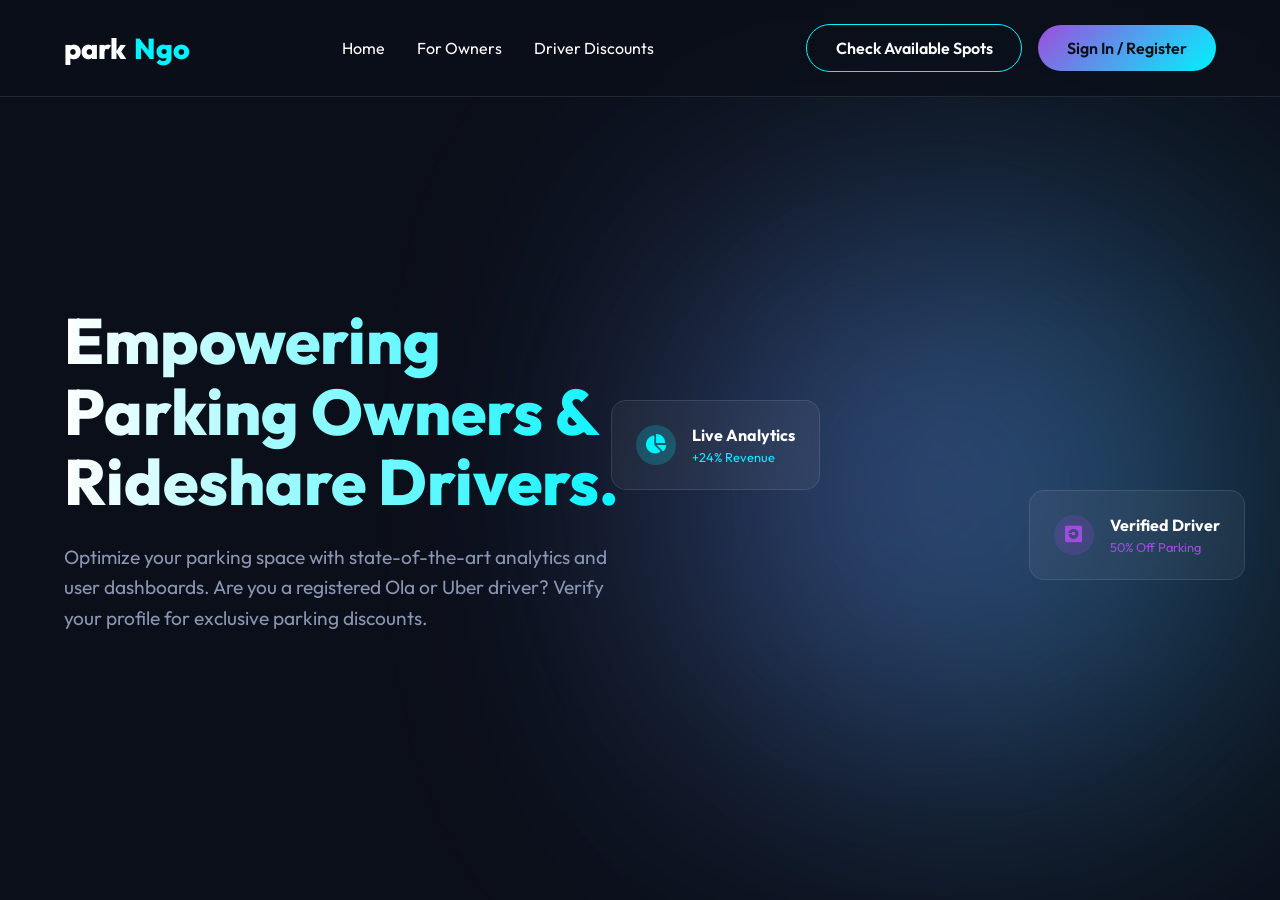
<file: index.html>
<!DOCTYPE html>
<html lang="en">
<head>
    <meta charset="UTF-8">
    <meta name="viewport" content="width=device-width, initial-scale=1.0">
    <title>parkNgo - Analytics for Owners & Rewards for Drivers</title>
    <meta name="description" content="parkNgo provides state-of-the-art parking analytics, user dashboards for owners, and exclusive discounts for verified Ola and Uber drivers.">
    <link rel="stylesheet" href="assets/css/styles.css">
    <!-- FontAwesome for icons -->
    <link rel="stylesheet" href="https://cdnjs.cloudflare.com/ajax/libs/font-awesome/6.4.0/css/all.min.css">
</head>
<body>
    <header>
        <a href="index.html" class="logo">park<span>Ngo</span></a>
        <nav>
            <ul>
                <li><a href="index.html">Home</a></li>
                <li><a href="owner-dashboard.html">For Owners</a></li>
                <li><a href="driver-rewards.html">Driver Discounts</a></li>
            </ul>
        </nav>
        <div style="display: flex; gap: 1rem; align-items: center;">
            <a href="#available-spots" style="color: var(--text-light); border: 1px solid var(--accent-cyan); padding: 0.8rem 1.8rem; border-radius: 30px; text-decoration: none; font-weight: 600; transition: all 0.3s ease;" onmouseover="this.style.background='var(--accent-cyan)'; this.style.color='#0b0f19';" onmouseout="this.style.background='transparent'; this.style.color='var(--text-light)';">Check Available Spots</a>
            <a href="login.html" class="cta-btn">Sign In / Register</a>
        </div>
    </header>

    <main>
        <section class="hero">
            <div class="hero-content">
                <h1 class="hero-title">Empowering Parking Owners & Rideshare Drivers.</h1>
                <p class="hero-subtitle">Optimize your parking space with state-of-the-art analytics and user dashboards. Are you a registered Ola or Uber driver? Verify your profile for exclusive parking discounts.</p>
            </div>
            
            <div class="hero-image-container">
                <div class="glow-circle cyan"></div>
                <div class="glow-circle"></div>
                
                <div class="floating-widget widget-1">
                    <div class="widget-icon">
                        <i class="fa-solid fa-chart-pie"></i>
                    </div>
                    <div class="widget-text">
                        <h4>Live Analytics</h4>
                        <p>+24% Revenue</p>
                    </div>
                </div>

                <div class="floating-widget widget-2">
                    <div class="widget-icon" style="background: rgba(157, 78, 221, 0.2); color: var(--accent-purple);">
                        <i class="fa-brands fa-uber"></i>
                    </div>
                    <div class="widget-text">
                        <h4>Verified Driver</h4>
                        <p style="color: var(--accent-purple);">50% Off Parking</p>
                    </div>
                </div>
            </div>
        </section>
    </main>
</body>
</html>
</file>
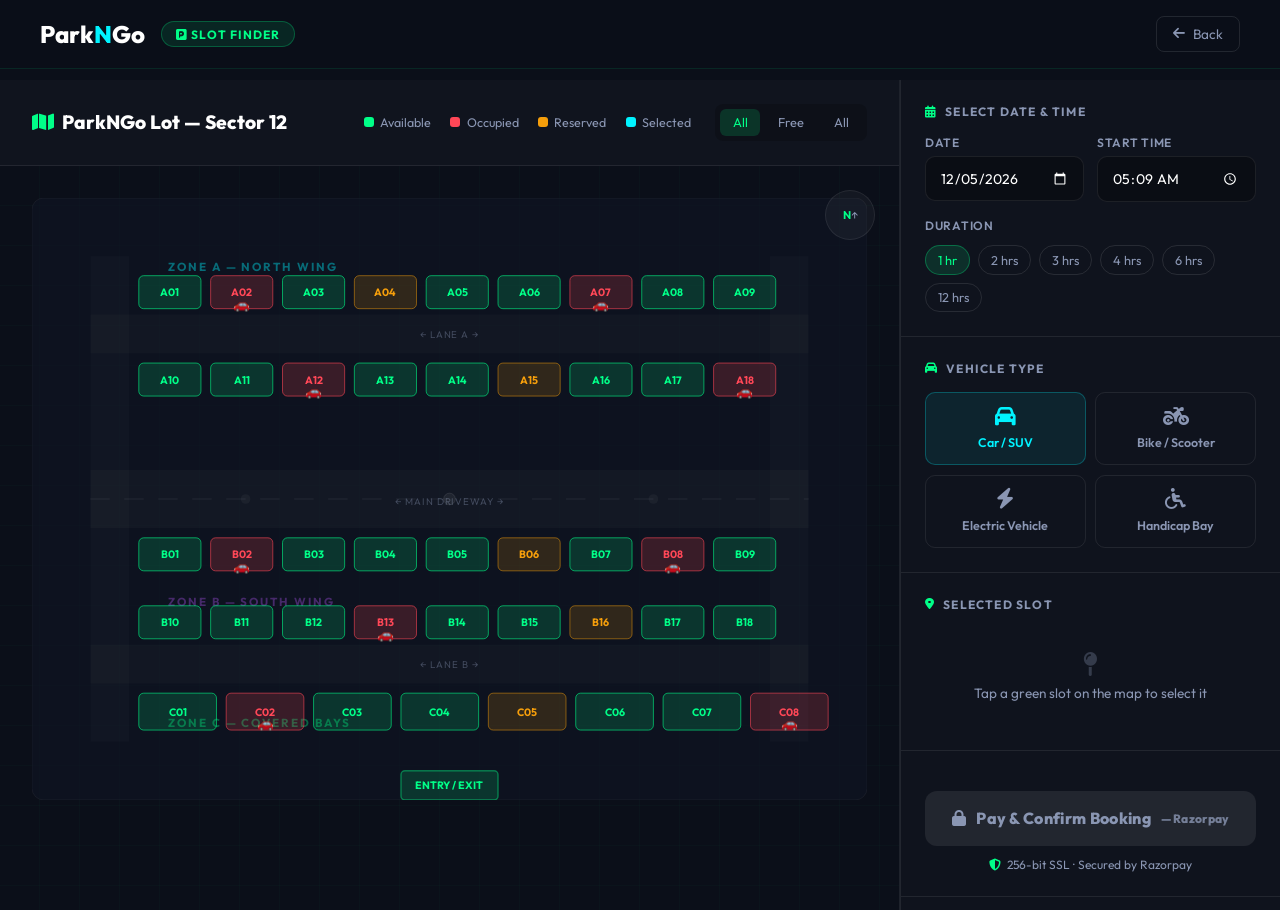
<file: available-slots.html>
<!DOCTYPE html>
<html lang="en">
<head>
    <meta charset="UTF-8">
    <meta name="viewport" content="width=device-width, initial-scale=1.0">
    <title>Available Parking Slots - parkNgo</title>
    <meta name="description" content="Browse available parking slots, pick your date and time, and book instantly with secure Razorpay payment.">
    <link rel="stylesheet" href="assets/css/styles.css">
    <link rel="stylesheet" href="https://cdnjs.cloudflare.com/ajax/libs/font-awesome/6.4.0/css/all.min.css">
    <script src="https://checkout.razorpay.com/v1/checkout.js"></script>
    <style>
        :root {
            --accent-green: #00ff88;
            --accent-green-dark: #00cc6a;
            --accent-green-glow: rgba(0,255,136,0.2);
            --slot-available: #00ff88;
            --slot-occupied: #ff4757;
            --slot-selected: #00f3ff;
            --slot-reserved: #f59e0b;
            --card-bg: rgba(255,255,255,0.04);
            --card-border: rgba(255,255,255,0.08);
        }

        body { overflow-x: hidden; min-height: 100vh; background: var(--primary-color); }

        /* ── NAV ── */
        .top-nav {
            position: fixed; top: 0; width: 100%;
            padding: 1rem 2.5rem;
            display: flex; justify-content: space-between; align-items: center;
            background: rgba(11,15,25,0.9);
            backdrop-filter: blur(20px);
            border-bottom: 1px solid rgba(0,255,136,0.1);
            z-index: 1000;
        }
        .nav-brand { display: flex; align-items: center; gap: 1rem; }
        .nav-logo { font-size: 1.5rem; font-weight: 800; color: var(--text-light); text-decoration: none; }
        .nav-logo span { color: var(--accent-cyan); }
        .nav-module-pill {
            background: rgba(0,255,136,0.1); border: 1px solid rgba(0,255,136,0.25);
            color: var(--accent-green); padding: 0.3rem 0.9rem; border-radius: 20px;
            font-size: 0.75rem; font-weight: 700; letter-spacing: 0.08em; text-transform: uppercase;
        }
        .back-btn {
            display: flex; align-items: center; gap: 0.5rem;
            background: transparent; border: 1px solid rgba(255,255,255,0.1);
            color: var(--text-muted); padding: 0.5rem 1rem; border-radius: 8px;
            text-decoration: none; font-family: 'Outfit', sans-serif;
            font-size: 0.85rem; transition: all 0.3s; cursor: pointer;
        }
        .back-btn:hover { border-color: rgba(0,243,255,0.3); color: var(--accent-cyan); }

        /* ── LAYOUT ── */
        .page-wrap {
            padding-top: 80px;
            display: grid;
            grid-template-columns: 1fr 380px;
            grid-template-rows: auto 1fr;
            gap: 0;
            min-height: 100vh;
        }

        /* ── LEFT PANEL (MAP) ── */
        .map-panel {
            background: var(--primary-color);
            border-right: 1px solid var(--card-border);
            display: flex; flex-direction: column;
        }

        .map-controls {
            padding: 1.5rem 2rem;
            background: rgba(255,255,255,0.02);
            border-bottom: 1px solid var(--card-border);
            display: flex; align-items: center; gap: 1.5rem; flex-wrap: wrap;
        }

        .map-controls h2 {
            font-size: 1.2rem; font-weight: 800; color: var(--text-light);
            margin-right: auto;
        }

        .legend { display: flex; gap: 1.2rem; align-items: center; }
        .legend-item { display: flex; align-items: center; gap: 0.4rem; font-size: 0.78rem; color: var(--text-muted); }
        .legend-dot {
            width: 10px; height: 10px; border-radius: 3px;
        }

        .view-toggle {
            display: flex; gap: 0.3rem;
            background: rgba(0,0,0,0.2); border-radius: 8px; padding: 0.3rem;
        }
        .vt-btn {
            padding: 0.35rem 0.8rem; border-radius: 6px; border: none;
            background: transparent; color: var(--text-muted); font-family: 'Outfit', sans-serif;
            font-size: 0.8rem; cursor: pointer; transition: all 0.2s;
        }
        .vt-btn.active {
            background: rgba(0,255,136,0.15); color: var(--accent-green);
        }

        /* ── MAP CONTAINER ── */
        .map-container {
            flex: 1;
            position: relative;
            overflow: auto;
            padding: 2rem;
            background:
                linear-gradient(rgba(0,255,136,0.02) 1px, transparent 1px),
                linear-gradient(90deg, rgba(0,255,136,0.02) 1px, transparent 1px);
            background-size: 40px 40px;
            background-position: -1px -1px;
        }

        /* Compass rose */
        .compass {
            position: absolute; top: 1.5rem; right: 1.5rem;
            width: 50px; height: 50px;
            background: rgba(255,255,255,0.04);
            border: 1px solid var(--card-border);
            border-radius: 50%;
            display: flex; align-items: center; justify-content: center;
            z-index: 5; font-size: 0.7rem; font-weight: 700; color: var(--accent-green);
        }

        /* Parking lot SVG wrapper */
        .lot-wrapper {
            min-width: 700px;
            max-width: 900px;
            margin: 0 auto;
        }

        /* Slot styles */
        .parking-slot {
            cursor: pointer;
            transition: all 0.2s;
        }
        .parking-slot rect {
            transition: fill 0.2s, stroke 0.2s, filter 0.2s;
        }
        .parking-slot:hover rect {
            filter: brightness(1.3);
        }
        .parking-slot.available rect {
            fill: rgba(0,255,136,0.15);
            stroke: rgba(0,255,136,0.6);
        }
        .parking-slot.occupied rect {
            fill: rgba(255,71,87,0.18);
            stroke: rgba(255,71,87,0.6);
            cursor: not-allowed;
        }
        .parking-slot.selected rect {
            fill: rgba(0,243,255,0.25);
            stroke: var(--accent-cyan);
            filter: drop-shadow(0 0 8px rgba(0,243,255,0.5));
        }
        .parking-slot.reserved-slot rect {
            fill: rgba(245,158,11,0.15);
            stroke: rgba(245,158,11,0.5);
            cursor: not-allowed;
        }
        .slot-label {
            font-size: 11px;
            font-weight: 700;
            fill: currentColor;
            text-anchor: middle;
            dominant-baseline: central;
            pointer-events: none;
            font-family: 'Outfit', sans-serif;
        }
        .parking-slot.available .slot-label   { fill: #00ff88; }
        .parking-slot.occupied .slot-label    { fill: #ff4757; }
        .parking-slot.selected .slot-label    { fill: #00f3ff; }
        .parking-slot.reserved-slot .slot-label { fill: #f59e0b; }

        .car-icon {
            font-size: 14px;
            fill: rgba(255,71,87,0.8);
            text-anchor: middle;
            dominant-baseline: central;
            pointer-events: none;
        }

        /* Road / Driveway labels */
        .road-label {
            fill: rgba(138,150,179,0.4);
            font-size: 10px;
            text-anchor: middle;
            font-family: 'Outfit', sans-serif;
            letter-spacing: 0.1em;
            text-transform: uppercase;
        }

        /* ── SLOT TOOLTIP ── */
        .slot-tooltip {
            position: fixed;
            background: rgba(11,15,25,0.95);
            border: 1px solid rgba(0,255,136,0.25);
            border-radius: 10px;
            padding: 0.8rem 1.1rem;
            font-size: 0.82rem;
            color: var(--text-light);
            z-index: 9999;
            pointer-events: none;
            display: none;
            min-width: 160px;
            box-shadow: 0 10px 30px rgba(0,0,0,0.5);
        }
        .slot-tooltip h5 { font-size: 0.9rem; margin-bottom: 0.3rem; }
        .slot-tooltip p  { color: var(--text-muted); font-size: 0.78rem; line-height: 1.5; }

        /* ── RIGHT PANEL (BOOKING) ── */
        .booking-panel {
            background: rgba(255,255,255,0.02);
            border-left: 1px solid var(--card-border);
            display: flex; flex-direction: column;
            position: sticky; top: 70px;
            height: calc(100vh - 70px);
            overflow-y: auto;
        }

        .booking-panel::-webkit-scrollbar { width: 4px; }
        .booking-panel::-webkit-scrollbar-track { background: transparent; }
        .booking-panel::-webkit-scrollbar-thumb { background: rgba(255,255,255,0.1); border-radius: 2px; }

        .panel-section {
            padding: 1.5rem;
            border-bottom: 1px solid var(--card-border);
        }

        .panel-title {
            font-size: 0.75rem; font-weight: 700; text-transform: uppercase;
            letter-spacing: 0.1em; color: var(--text-muted); margin-bottom: 1rem;
            display: flex; align-items: center; gap: 0.5rem;
        }
        .panel-title i { color: var(--accent-green); }

        /* Date / Time pickers */
        .dt-grid { display: grid; grid-template-columns: 1fr 1fr; gap: 0.8rem; }

        .dt-field label {
            display: block; font-size: 0.75rem; font-weight: 600;
            text-transform: uppercase; letter-spacing: 0.06em;
            color: var(--text-muted); margin-bottom: 0.4rem;
        }

        .dt-input {
            width: 100%;
            padding: 0.7rem 0.9rem;
            background: rgba(0,0,0,0.3);
            border: 1px solid rgba(255,255,255,0.08);
            border-radius: 10px;
            color: var(--text-light);
            font-family: 'Outfit', sans-serif;
            font-size: 0.88rem;
            transition: border-color 0.3s, box-shadow 0.3s;
            color-scheme: dark;
        }
        .dt-input:focus {
            outline: none;
            border-color: rgba(0,255,136,0.4);
            box-shadow: 0 0 0 3px rgba(0,255,136,0.08);
        }

        .duration-row {
            display: flex; gap: 0.5rem; flex-wrap: wrap; margin-top: 0.8rem;
        }
        .dur-chip {
            padding: 0.35rem 0.75rem; border-radius: 20px;
            border: 1px solid rgba(255,255,255,0.1);
            background: transparent; color: var(--text-muted);
            font-family: 'Outfit', sans-serif; font-size: 0.8rem;
            cursor: pointer; transition: all 0.2s;
        }
        .dur-chip.active, .dur-chip:hover {
            background: rgba(0,255,136,0.12);
            border-color: rgba(0,255,136,0.3); color: var(--accent-green);
        }

        /* Vehicle type */
        .vtype-grid { display: grid; grid-template-columns: 1fr 1fr; gap: 0.6rem; }
        .vtype-card {
            padding: 0.8rem; border-radius: 10px;
            border: 1px solid rgba(255,255,255,0.08);
            background: transparent; cursor: pointer;
            transition: all 0.2s; text-align: center;
            color: var(--text-muted); font-family: 'Outfit', sans-serif;
        }
        .vtype-card i { font-size: 1.3rem; display: block; margin-bottom: 0.3rem; }
        .vtype-card span { font-size: 0.78rem; font-weight: 600; }
        .vtype-card.active, .vtype-card:hover {
            background: rgba(0,243,255,0.08);
            border-color: rgba(0,243,255,0.25); color: var(--accent-cyan);
        }

        /* Selected Slot Highlight */
        .selected-slot-card {
            background: rgba(0,243,255,0.05);
            border: 1px solid rgba(0,243,255,0.2);
            border-radius: 12px;
            padding: 1rem;
            display: none;
        }
        .selected-slot-card.visible { display: block; }
        .ssc-header { display: flex; align-items: center; gap: 0.8rem; margin-bottom: 0.8rem; }
        .ssc-spot {
            width: 44px; height: 44px; border-radius: 10px;
            background: rgba(0,243,255,0.12);
            display: flex; align-items: center; justify-content: center;
            font-size: 1rem; font-weight: 800; color: var(--accent-cyan);
        }
        .ssc-info h4 { font-size: 0.95rem; color: var(--text-light); }
        .ssc-info p  { font-size: 0.8rem; color: var(--text-muted); margin-top: 0.15rem; }
        .ssc-details { display: flex; flex-direction: column; gap: 0.4rem; }
        .ssc-row { display: flex; justify-content: space-between; font-size: 0.82rem; }
        .ssc-row span:first-child { color: var(--text-muted); }
        .ssc-row span:last-child  { color: var(--text-light); font-weight: 600; }

        /* Price Summary */
        .price-row { display: flex; justify-content: space-between; font-size: 0.85rem; padding: 0.4rem 0; }
        .price-row span:first-child { color: var(--text-muted); }
        .price-row span:last-child  { color: var(--text-light); font-weight: 600; }
        .price-total {
            border-top: 1px solid var(--card-border);
            margin-top: 0.5rem; padding-top: 0.8rem;
            display: flex; justify-content: space-between;
            font-size: 1.1rem; font-weight: 800;
        }
        .price-total span:last-child { color: var(--accent-green); }

        /* Pay Button */
        .pay-btn {
            width: 100%; padding: 1.1rem;
            background: linear-gradient(135deg, var(--accent-green-dark), var(--accent-green));
            color: #0b0f19; border: none; border-radius: 12px;
            font-size: 1rem; font-weight: 800;
            font-family: 'Outfit', sans-serif; cursor: pointer;
            transition: transform 0.2s, box-shadow 0.3s;
            display: flex; align-items: center; justify-content: center; gap: 0.6rem;
            letter-spacing: 0.02em; margin-top: 1rem;
        }
        .pay-btn:hover { transform: translateY(-2px); box-shadow: 0 12px 28px var(--accent-green-glow); }
        .pay-btn:disabled {
            background: rgba(255,255,255,0.08); color: var(--text-muted);
            cursor: not-allowed; transform: none; box-shadow: none;
        }
        .pay-btn .rzp-logo { font-size: 0.75rem; opacity: 0.8; }

        .sec-note {
            text-align: center; font-size: 0.75rem; color: var(--text-muted);
            margin-top: 0.7rem; display: flex; align-items: center; justify-content: center; gap: 0.4rem;
        }

        /* ── TOAST ── */
        #toast-wrap {
            position: fixed; bottom: 2rem; right: 2rem;
            z-index: 9999; display: flex; flex-direction: column; gap: 0.6rem;
        }
        .toast {
            background: rgba(11,15,25,0.96); border: 1px solid rgba(0,255,136,0.25);
            border-left: 3px solid var(--accent-green); border-radius: 10px;
            padding: 0.9rem 1.3rem; font-size: 0.88rem; color: var(--text-light);
            display: flex; align-items: center; gap: 0.7rem;
            box-shadow: 0 10px 30px rgba(0,0,0,0.4); min-width: 280px;
            animation: toastIn 0.3s ease;
        }
        .toast.err { border-left-color: #ff4757; }
        .toast i { font-size: 1rem; }
        .toast:not(.err) i { color: var(--accent-green); }
        .toast.err i { color: #ff4757; }
        @keyframes toastIn  { from { transform: translateX(110%); opacity:0; } to { transform:translateX(0); opacity:1; } }
        @keyframes toastOut { from { transform: translateX(0); opacity:1; } to { transform: translateX(110%); opacity:0; } }

        /* ── SUCCESS OVERLAY ── */
        .success-overlay {
            position: fixed; inset: 0; background: rgba(11,15,25,0.92);
            z-index: 10000; display: none;
            justify-content: center; align-items: center;
            backdrop-filter: blur(10px);
        }
        .success-overlay.show { display: flex; }
        .success-card {
            background: rgba(255,255,255,0.04);
            border: 1px solid rgba(0,255,136,0.25);
            border-radius: 24px; padding: 3rem 3.5rem;
            text-align: center; max-width: 440px;
            animation: scaleIn 0.4s cubic-bezier(0.34,1.56,0.64,1);
        }
        @keyframes scaleIn { from { transform: scale(0.7); opacity:0; } to { transform:scale(1); opacity:1; } }
        .success-icon {
            width: 80px; height: 80px; background: rgba(0,255,136,0.12);
            border: 2px solid rgba(0,255,136,0.3); border-radius: 50%;
            display: flex; align-items: center; justify-content: center;
            margin: 0 auto 1.5rem; font-size: 2rem; color: var(--accent-green);
        }
        .success-card h2 { font-size: 1.8rem; font-weight: 800; margin-bottom: 0.5rem; }
        .success-card p  { color: var(--text-muted); font-size: 0.9rem; line-height:1.6; }
        .success-ref {
            background: rgba(0,243,255,0.06); border: 1px solid rgba(0,243,255,0.15);
            border-radius: 10px; padding: 1rem; margin: 1.5rem 0;
            font-family: monospace; color: var(--accent-cyan);
            letter-spacing: 0.1em; font-size: 1rem;
        }
        .success-home-btn {
            display: inline-flex; align-items: center; gap: 0.5rem;
            background: linear-gradient(135deg, var(--accent-green-dark), var(--accent-green));
            color: #0b0f19; padding: 0.9rem 2rem; border-radius: 12px;
            text-decoration: none; font-weight: 700; font-size: 0.95rem;
            transition: transform 0.2s, box-shadow 0.2s; border: none;
            font-family: 'Outfit', sans-serif; cursor: pointer;
        }
        .success-home-btn:hover { transform: translateY(-2px); box-shadow: 0 10px 25px var(--accent-green-glow); }

        /* ── RESPONSIVE ── */
        @media (max-width: 900px) {
            .page-wrap { grid-template-columns: 1fr; grid-template-rows: auto auto; }
            .booking-panel { position: static; height: auto; border-left: none; border-top: 1px solid var(--card-border); }
        }
    </style>
</head>
<body>

<!-- TOP NAV -->
<nav class="top-nav">
    <div class="nav-brand">
        <a class="nav-logo" href="index.html">Park<span>N</span>Go</a>
        <div class="nav-module-pill"><i class="fa-solid fa-square-parking"></i> Slot Finder</div>
    </div>
    <a href="login-reserved.html" class="back-btn"><i class="fa-solid fa-arrow-left"></i> Back</a>
</nav>

<!-- SLOT TOOLTIP -->
<div class="slot-tooltip" id="slotTooltip">
    <h5 id="ttTitle">—</h5>
    <p id="ttBody">—</p>
</div>

<!-- PAGE WRAPPER -->
<div class="page-wrap">

    <!-- LEFT: MAP PANEL -->
    <div class="map-panel">
        <div class="map-controls">
            <h2><i class="fa-solid fa-map" style="color:var(--accent-green);margin-right:0.5rem;"></i>ParkNGo Lot — Sector 12</h2>
            <div class="legend">
                <div class="legend-item"><div class="legend-dot" style="background:var(--slot-available);"></div> Available</div>
                <div class="legend-item"><div class="legend-dot" style="background:var(--slot-occupied);"></div> Occupied</div>
                <div class="legend-item"><div class="legend-dot" style="background:var(--slot-reserved);"></div> Reserved</div>
                <div class="legend-item"><div class="legend-dot" style="background:var(--slot-selected);"></div> Selected</div>
            </div>
            <div class="view-toggle">
                <button class="vt-btn active" onclick="this.parentElement.querySelectorAll('.vt-btn').forEach(b=>b.classList.remove('active'));this.classList.add('active');">All</button>
                <button class="vt-btn" onclick="this.parentElement.querySelectorAll('.vt-btn').forEach(b=>b.classList.remove('active'));this.classList.add('active'); filterSlots('available')">Free</button>
                <button class="vt-btn" onclick="this.parentElement.querySelectorAll('.vt-btn').forEach(b=>b.classList.remove('active'));this.classList.add('active'); filterSlots('all')">All</button>
            </div>
        </div>

        <div class="map-container" id="mapContainer">
            <div class="compass">N<br><span style="color:var(--text-muted);font-weight:400;">↑</span></div>
            <div class="lot-wrapper">
                <!-- PARKING LOT SVG -->
                <svg id="parkingSVG" viewBox="0 0 860 620" xmlns="http://www.w3.org/2000/svg" style="width:100%;height:auto;">
                    <!-- Lot Background -->
                    <rect x="0" y="0" width="860" height="620" rx="12" fill="rgba(15,20,35,0.6)" stroke="rgba(255,255,255,0.05)" stroke-width="1"/>

                    <!-- Entry/Exit -->
                    <rect x="380" y="590" width="100" height="30" rx="4" fill="rgba(0,255,136,0.15)" stroke="rgba(0,255,136,0.4)" stroke-width="1.5"/>
                    <text x="430" y="609" text-anchor="middle" fill="#00ff88" font-size="11" font-family="Outfit,sans-serif" font-weight="700">ENTRY / EXIT</text>

                    <!-- Main driveway (horizontal center) -->
                    <rect x="60" y="280" width="740" height="60" rx="0" fill="rgba(255,255,255,0.025)" stroke="none"/>
                    <line x1="60" y1="310" x2="800" y2="310" stroke="rgba(255,255,255,0.08)" stroke-width="1" stroke-dasharray="20,15"/>
                    <text x="430" y="316" class="road-label">←  MAIN DRIVEWAY  →</text>

                    <!-- North driveway -->
                    <rect x="60" y="120" width="740" height="40" rx="0" fill="rgba(255,255,255,0.018)"/>
                    <text x="430" y="144" class="road-label">←  LANE A  →</text>

                    <!-- South driveway -->
                    <rect x="60" y="460" width="740" height="40" rx="0" fill="rgba(255,255,255,0.018)"/>
                    <text x="430" y="484" class="road-label">←  LANE B  →</text>

                    <!-- Vertical driveways -->
                    <rect x="60"  y="60" width="40" height="500" rx="0" fill="rgba(255,255,255,0.015)"/>
                    <rect x="760" y="60" width="40" height="500" rx="0" fill="rgba(255,255,255,0.015)"/>

                    <!-- Zone Labels -->
                    <text x="140" y="75" fill="rgba(0,243,255,0.4)" font-size="12" font-family="Outfit,sans-serif" font-weight="700" letter-spacing="2">ZONE A — NORTH WING</text>
                    <text x="140" y="420" fill="rgba(157,78,221,0.4)" font-size="12" font-family="Outfit,sans-serif" font-weight="700" letter-spacing="2">ZONE B — SOUTH WING</text>
                    <text x="140" y="545" fill="rgba(0,255,136,0.35)" font-size="12" font-family="Outfit,sans-serif" font-weight="700" letter-spacing="2">ZONE C — COVERED BAYS</text>

                    <!-- Slots rendered by JS -->
                    <g id="slotsGroup"></g>

                    <!-- Structural pillars -->
                    <circle cx="430" cy="310" r="6" fill="rgba(255,255,255,0.06)" stroke="rgba(255,255,255,0.1)" stroke-width="1"/>
                    <circle cx="220" cy="310" r="5" fill="rgba(255,255,255,0.04)"/>
                    <circle cx="640" cy="310" r="5" fill="rgba(255,255,255,0.04)"/>
                </svg>
            </div>
        </div>
    </div>

    <!-- RIGHT: BOOKING PANEL -->
    <div class="booking-panel">

        <!-- Date & Time -->
        <div class="panel-section">
            <div class="panel-title"><i class="fa-solid fa-calendar-days"></i> Select Date & Time</div>
            <div class="dt-grid">
                <div class="dt-field">
                    <label>Date</label>
                    <input type="date" class="dt-input" id="bookDate" onchange="refreshSlots()">
                </div>
                <div class="dt-field">
                    <label>Start Time</label>
                    <input type="time" class="dt-input" id="bookTime" onchange="refreshSlots()">
                </div>
            </div>
            <div style="margin-top:1rem;">
                <label style="display:block;font-size:0.75rem;font-weight:600;text-transform:uppercase;letter-spacing:0.06em;color:var(--text-muted);margin-bottom:0.5rem;">Duration</label>
                <div class="duration-row" id="durationRow">
                    <button class="dur-chip active" data-hours="1" onclick="selectDuration(this)">1 hr</button>
                    <button class="dur-chip" data-hours="2" onclick="selectDuration(this)">2 hrs</button>
                    <button class="dur-chip" data-hours="3" onclick="selectDuration(this)">3 hrs</button>
                    <button class="dur-chip" data-hours="4" onclick="selectDuration(this)">4 hrs</button>
                    <button class="dur-chip" data-hours="6" onclick="selectDuration(this)">6 hrs</button>
                    <button class="dur-chip" data-hours="12" onclick="selectDuration(this)">12 hrs</button>
                </div>
            </div>
        </div>

        <!-- Vehicle Type -->
        <div class="panel-section">
            <div class="panel-title"><i class="fa-solid fa-car"></i> Vehicle Type</div>
            <div class="vtype-grid">
                <div class="vtype-card active" id="vt-car" onclick="selectVehicle('car', this)">
                    <i class="fa-solid fa-car"></i><span>Car / SUV</span>
                </div>
                <div class="vtype-card" id="vt-bike" onclick="selectVehicle('bike', this)">
                    <i class="fa-solid fa-motorcycle"></i><span>Bike / Scooter</span>
                </div>
                <div class="vtype-card" id="vt-ev" onclick="selectVehicle('ev', this)">
                    <i class="fa-solid fa-bolt"></i><span>Electric Vehicle</span>
                </div>
                <div class="vtype-card" id="vt-hcap" onclick="selectVehicle('hcap', this)">
                    <i class="fa-solid fa-wheelchair"></i><span>Handicap Bay</span>
                </div>
            </div>
        </div>

        <!-- Selected Slot Info -->
        <div class="panel-section">
            <div class="panel-title"><i class="fa-solid fa-location-dot"></i> Selected Slot</div>
            <div class="selected-slot-card" id="selectedSlotCard">
                <div class="ssc-header">
                    <div class="ssc-spot" id="sscSpotNum">—</div>
                    <div class="ssc-info">
                        <h4 id="sscSpotName">No slot selected</h4>
                        <p id="sscSpotZone">Click an available slot on the map</p>
                    </div>
                </div>
                <div class="ssc-details">
                    <div class="ssc-row"><span>Date</span><span id="sscDate">—</span></div>
                    <div class="ssc-row"><span>Time</span><span id="sscTime">—</span></div>
                    <div class="ssc-row"><span>Duration</span><span id="sscDuration">—</span></div>
                    <div class="ssc-row"><span>Vehicle</span><span id="sscVehicle">Car / SUV</span></div>
                </div>
            </div>
            <div id="noSlotMsg" style="color:var(--text-muted);font-size:0.85rem;text-align:center;padding:1.5rem 0;">
                <i class="fa-solid fa-map-pin" style="display:block;font-size:1.5rem;margin-bottom:0.5rem;opacity:0.3;"></i>
                Tap a green slot on the map to select it
            </div>
        </div>

        <!-- Price Summary -->
        <div class="panel-section" id="pricingSection" style="display:none;">
            <div class="panel-title"><i class="fa-solid fa-receipt"></i> Price Summary</div>
            <div class="price-row"><span>Parking rate</span><span id="priceRate">₹40 / hr</span></div>
            <div class="price-row"><span>Duration</span><span id="priceDuration">1 hr</span></div>
            <div class="price-row"><span>Platform fee</span><span>₹10</span></div>
            <div class="price-row"><span>GST (18%)</span><span id="priceGst">—</span></div>
            <div class="price-total">
                <span>Total</span>
                <span id="priceTotal">—</span>
            </div>
        </div>

        <!-- Pay Button -->
        <div class="panel-section">
            <button class="pay-btn" id="payBtn" disabled onclick="initiatePayment()">
                <i class="fa-solid fa-lock"></i>
                Pay & Confirm Booking
                <span class="rzp-logo">— Razorpay</span>
            </button>
            <div class="sec-note"><i class="fa-solid fa-shield-halved" style="color:var(--accent-green);"></i> 256-bit SSL · Secured by Razorpay</div>
        </div>

    </div>
</div>

<!-- TOAST CONTAINER -->
<div id="toast-wrap"></div>

<!-- SUCCESS OVERLAY -->
<div class="success-overlay" id="successOverlay">
    <div class="success-card">
        <div class="success-icon"><i class="fa-solid fa-circle-check"></i></div>
        <h2>Booking Confirmed! 🎉</h2>
        <p>Your parking spot has been reserved successfully. A confirmation has been sent to your email.</p>
        <div class="success-ref" id="successRef">PNB-20240001</div>
        <div style="margin-bottom:1.5rem;font-size:0.85rem;color:var(--text-muted);">
            <div><strong style="color:var(--text-light);" id="sucSlot">—</strong> &nbsp;·&nbsp; <span id="sucDate">—</span></div>
            <div style="margin-top:0.3rem;" id="sucTime">—</div>
        </div>
        <button class="success-home-btn" onclick="window.location.href='index.html'"><i class="fa-solid fa-house"></i> Back to Home</button>
    </div>
</div>

<script>
// ─────────────────────────────────────────────────────────────────────────────
// SLOT DATA
// ─────────────────────────────────────────────────────────────────────────────
const slotData = [
    // Zone A - North Wing (2 rows, 8 slots each)
    { id:'A01', x:110, y:80,  w:64, h:34, zone:'Zone A — North Wing', status:'available', rate:40 },
    { id:'A02', x:184, y:80,  w:64, h:34, zone:'Zone A — North Wing', status:'occupied',  rate:40 },
    { id:'A03', x:258, y:80,  w:64, h:34, zone:'Zone A — North Wing', status:'available', rate:40 },
    { id:'A04', x:332, y:80,  w:64, h:34, zone:'Zone A — North Wing', status:'reserved-slot', rate:40 },
    { id:'A05', x:406, y:80,  w:64, h:34, zone:'Zone A — North Wing', status:'available', rate:40 },
    { id:'A06', x:480, y:80,  w:64, h:34, zone:'Zone A — North Wing', status:'available', rate:40 },
    { id:'A07', x:554, y:80,  w:64, h:34, zone:'Zone A — North Wing', status:'occupied',  rate:40 },
    { id:'A08', x:628, y:80,  w:64, h:34, zone:'Zone A — North Wing', status:'available', rate:40 },
    { id:'A09', x:702, y:80,  w:64, h:34, zone:'Zone A — North Wing', status:'available', rate:40 },

    { id:'A10', x:110, y:170, w:64, h:34, zone:'Zone A — North Wing', status:'available', rate:40 },
    { id:'A11', x:184, y:170, w:64, h:34, zone:'Zone A — North Wing', status:'available', rate:40 },
    { id:'A12', x:258, y:170, w:64, h:34, zone:'Zone A — North Wing', status:'occupied',  rate:40 },
    { id:'A13', x:332, y:170, w:64, h:34, zone:'Zone A — North Wing', status:'available', rate:40 },
    { id:'A14', x:406, y:170, w:64, h:34, zone:'Zone A — North Wing', status:'available', rate:40 },
    { id:'A15', x:480, y:170, w:64, h:34, zone:'Zone A — North Wing', status:'reserved-slot', rate:40 },
    { id:'A16', x:554, y:170, w:64, h:34, zone:'Zone A — North Wing', status:'available', rate:40 },
    { id:'A17', x:628, y:170, w:64, h:34, zone:'Zone A — North Wing', status:'available', rate:40 },
    { id:'A18', x:702, y:170, w:64, h:34, zone:'Zone A — North Wing', status:'occupied',  rate:40 },

    // Zone B - South Wing (2 rows, 9 slots each)
    { id:'B01', x:110, y:350, w:64, h:34, zone:'Zone B — South Wing', status:'available', rate:35 },
    { id:'B02', x:184, y:350, w:64, h:34, zone:'Zone B — South Wing', status:'occupied',  rate:35 },
    { id:'B03', x:258, y:350, w:64, h:34, zone:'Zone B — South Wing', status:'available', rate:35 },
    { id:'B04', x:332, y:350, w:64, h:34, zone:'Zone B — South Wing', status:'available', rate:35 },
    { id:'B05', x:406, y:350, w:64, h:34, zone:'Zone B — South Wing', status:'available', rate:35 },
    { id:'B06', x:480, y:350, w:64, h:34, zone:'Zone B — South Wing', status:'reserved-slot', rate:35 },
    { id:'B07', x:554, y:350, w:64, h:34, zone:'Zone B — South Wing', status:'available', rate:35 },
    { id:'B08', x:628, y:350, w:64, h:34, zone:'Zone B — South Wing', status:'occupied',  rate:35 },
    { id:'B09', x:702, y:350, w:64, h:34, zone:'Zone B — South Wing', status:'available', rate:35 },

    { id:'B10', x:110, y:420, w:64, h:34, zone:'Zone B — South Wing', status:'available', rate:35 },
    { id:'B11', x:184, y:420, w:64, h:34, zone:'Zone B — South Wing', status:'available', rate:35 },
    { id:'B12', x:258, y:420, w:64, h:34, zone:'Zone B — South Wing', status:'available', rate:35 },
    { id:'B13', x:332, y:420, w:64, h:34, zone:'Zone B — South Wing', status:'occupied',  rate:35 },
    { id:'B14', x:406, y:420, w:64, h:34, zone:'Zone B — South Wing', status:'available', rate:35 },
    { id:'B15', x:480, y:420, w:64, h:34, zone:'Zone B — South Wing', status:'available', rate:35 },
    { id:'B16', x:554, y:420, w:64, h:34, zone:'Zone B — South Wing', status:'reserved-slot', rate:35 },
    { id:'B17', x:628, y:420, w:64, h:34, zone:'Zone B — South Wing', status:'available', rate:35 },
    { id:'B18', x:702, y:420, w:64, h:34, zone:'Zone B — South Wing', status:'available', rate:35 },

    // Zone C - Covered Bays (1 row, wider slots)
    { id:'C01', x:110, y:510, w:80, h:38, zone:'Zone C — Covered Bays', status:'available', rate:55 },
    { id:'C02', x:200, y:510, w:80, h:38, zone:'Zone C — Covered Bays', status:'occupied',  rate:55 },
    { id:'C03', x:290, y:510, w:80, h:38, zone:'Zone C — Covered Bays', status:'available', rate:55 },
    { id:'C04', x:380, y:510, w:80, h:38, zone:'Zone C — Covered Bays', status:'available', rate:55 },
    { id:'C05', x:470, y:510, w:80, h:38, zone:'Zone C — Covered Bays', status:'reserved-slot', rate:55 },
    { id:'C06', x:560, y:510, w:80, h:38, zone:'Zone C — Covered Bays', status:'available', rate:55 },
    { id:'C07', x:650, y:510, w:80, h:38, zone:'Zone C — Covered Bays', status:'available', rate:55 },
    { id:'C08', x:740, y:510, w:80, h:38, zone:'Zone C — Covered Bays', status:'occupied',  rate:55 },
];

let selectedSlot = null;
let selectedDuration = 1;
let selectedVehicle  = 'car';
const PLATFORM_FEE   = 10;
const GST_RATE       = 0.18;

// ─────────────────────────────────────────────────────────────────────────────
// INIT — set default date/time
// ─────────────────────────────────────────────────────────────────────────────
(function initDefaults() {
    const now = new Date();
    const pad = n => String(n).padStart(2,'0');
    document.getElementById('bookDate').value =
        `${now.getFullYear()}-${pad(now.getMonth()+1)}-${pad(now.getDate())}`;
    document.getElementById('bookTime').value =
        `${pad(now.getHours())}:${pad(now.getMinutes())}`;
})();

// ─────────────────────────────────────────────────────────────────────────────
// RENDER SLOTS
// ─────────────────────────────────────────────────────────────────────────────
function renderSlots(filter = 'all') {
    const g = document.getElementById('slotsGroup');
    g.innerHTML = '';

    slotData.forEach(slot => {
        if (filter === 'available' && slot.status !== 'available' && slot.id !== (selectedSlot?.id)) return;

        const grp = document.createElementNS('http://www.w3.org/2000/svg','g');
        grp.setAttribute('class', `parking-slot ${slot.id === selectedSlot?.id ? 'selected' : slot.status}`);
        grp.dataset.id = slot.id;

        const rect = document.createElementNS('http://www.w3.org/2000/svg','rect');
        rect.setAttribute('x', slot.x); rect.setAttribute('y', slot.y);
        rect.setAttribute('width', slot.w); rect.setAttribute('height', slot.h);
        rect.setAttribute('rx','5');

        const label = document.createElementNS('http://www.w3.org/2000/svg','text');
        label.setAttribute('x', slot.x + slot.w/2);
        label.setAttribute('y', slot.y + slot.h/2);
        label.setAttribute('class','slot-label');
        label.textContent = slot.id;

        grp.appendChild(rect);
        grp.appendChild(label);

        // Car icon for occupied
        if (slot.status === 'occupied') {
            const car = document.createElementNS('http://www.w3.org/2000/svg','text');
            car.setAttribute('x', slot.x + slot.w/2);
            car.setAttribute('y', slot.y + slot.h/2 + 12);
            car.setAttribute('class','car-icon');
            car.textContent = '🚗';
            grp.appendChild(car);
        }

        // Events
        if (slot.status === 'available' || slot.id === selectedSlot?.id) {
            grp.style.cursor = 'pointer';
            grp.addEventListener('click', () => selectSlot(slot));
        }
        grp.addEventListener('mouseenter', (e) => showTooltip(e, slot));
        grp.addEventListener('mousemove',  (e) => moveTooltip(e));
        grp.addEventListener('mouseleave', hideTooltip);

        g.appendChild(grp);
    });
}

// ─────────────────────────────────────────────────────────────────────────────
// SELECT SLOT
// ─────────────────────────────────────────────────────────────────────────────
function selectSlot(slot) {
    if (slot.status === 'occupied' || slot.status === 'reserved-slot') return;
    selectedSlot = slot;
    updateBookingPanel();
    renderSlots();
    showToast(`Slot ${slot.id} selected!`, true);
}

function updateBookingPanel() {
    if (!selectedSlot) return;

    const dateVal = document.getElementById('bookDate').value;
    const timeVal = document.getElementById('bookTime').value;

    document.getElementById('noSlotMsg').style.display = 'none';
    const card = document.getElementById('selectedSlotCard');
    card.classList.add('visible');

    document.getElementById('sscSpotNum').textContent   = selectedSlot.id;
    document.getElementById('sscSpotName').textContent  = `Spot ${selectedSlot.id}`;
    document.getElementById('sscSpotZone').textContent  = selectedSlot.zone;
    document.getElementById('sscDate').textContent      = dateVal ? new Date(dateVal).toLocaleDateString('en-IN',{weekday:'short',day:'numeric',month:'short',year:'numeric'}) : '—';
    document.getElementById('sscTime').textContent      = timeVal     || '—';
    document.getElementById('sscDuration').textContent  = `${selectedDuration} hr${selectedDuration>1?'s':''}`;
    document.getElementById('sscVehicle').textContent   = {car:'Car / SUV',bike:'Bike / Scooter',ev:'Electric Vehicle',hcap:'Handicap Bay'}[selectedVehicle];

    // Pricing
    const rate    = selectedSlot.rate;
    const base    = rate * selectedDuration;
    const gst     = Math.round((base + PLATFORM_FEE) * GST_RATE);
    const total   = base + PLATFORM_FEE + gst;

    document.getElementById('priceRate').textContent     = `₹${rate} / hr`;
    document.getElementById('priceDuration').textContent = `${selectedDuration} hr${selectedDuration>1?'s':''}`;
    document.getElementById('priceGst').textContent      = `₹${gst}`;
    document.getElementById('priceTotal').textContent    = `₹${total}`;
    document.getElementById('pricingSection').style.display = 'block';

    // Enable pay
    const payBtn = document.getElementById('payBtn');
    if (!dateVal || !timeVal) {
        payBtn.disabled = true;
        payBtn.innerHTML = '<i class="fa-solid fa-calendar"></i> Select date & time first';
    } else {
        payBtn.disabled = false;
        payBtn.innerHTML = `<i class="fa-solid fa-lock"></i> Pay ₹${total} & Confirm <span class="rzp-logo">— Razorpay</span>`;
    }
}

// ─────────────────────────────────────────────────────────────────────────────
// DURATION & VEHICLE
// ─────────────────────────────────────────────────────────────────────────────
function selectDuration(btn) {
    document.querySelectorAll('.dur-chip').forEach(c => c.classList.remove('active'));
    btn.classList.add('active');
    selectedDuration = parseInt(btn.dataset.hours);
    updateBookingPanel();
}

function selectVehicle(type, el) {
    document.querySelectorAll('.vtype-card').forEach(c => c.classList.remove('active'));
    el.classList.add('active');
    selectedVehicle = type;
    updateBookingPanel();
}

function refreshSlots() { updateBookingPanel(); renderSlots(); }

// ─────────────────────────────────────────────────────────────────────────────
// FILTER
// ─────────────────────────────────────────────────────────────────────────────
function filterSlots(mode) { renderSlots(mode); }

// ─────────────────────────────────────────────────────────────────────────────
// TOOLTIP
// ─────────────────────────────────────────────────────────────────────────────
function showTooltip(e, slot) {
    const tt = document.getElementById('slotTooltip');
    const statusMap = { available:'✅ Available', occupied:'🚗 Occupied', 'reserved-slot':'🔒 Reserved', selected:'🎯 Selected' };
    document.getElementById('ttTitle').textContent = `Spot ${slot.id}`;
    document.getElementById('ttBody').innerHTML    =
        `${slot.zone}<br>${statusMap[slot.status] || slot.status}<br>₹${slot.rate}/hr`;
    tt.style.display = 'block';
    moveTooltip(e);
}
function moveTooltip(e) {
    const tt = document.getElementById('slotTooltip');
    tt.style.left = (e.clientX + 14) + 'px';
    tt.style.top  = (e.clientY - 10) + 'px';
}
function hideTooltip() { document.getElementById('slotTooltip').style.display = 'none'; }

// ─────────────────────────────────────────────────────────────────────────────
// RAZORPAY PAYMENT
// ─────────────────────────────────────────────────────────────────────────────
function initiatePayment() {
    const dateVal = document.getElementById('bookDate').value;
    const timeVal = document.getElementById('bookTime').value;

    if (!selectedSlot) { showToast('Please select a slot first.', false); return; }
    if (!dateVal)       { showToast('Please pick a date.',         false); return; }
    if (!timeVal)       { showToast('Please pick a time.',         false); return; }

    const rate  = selectedSlot.rate;
    const base  = rate * selectedDuration;
    const gst   = Math.round((base + PLATFORM_FEE) * GST_RATE);
    const total = base + PLATFORM_FEE + gst;

    const options = {
        // ⚠️ Replace with your real Razorpay Test Key ID from dashboard.razorpay.com
        key: 'rzp_test_YourKeyHere',
        amount: total * 100,         // amount in paise
        currency: 'INR',
        name: 'ParkNGo',
        description: `Slot ${selectedSlot.id} · ${selectedDuration}hr · ${dateVal} ${timeVal}`,
        image: '',
        theme: { color: '#00ff88' },
        prefill: {
            name:    'Customer',
            email:   'customer@parkngo.app',
            contact: '9999999999'
        },
        notes: {
            slot:     selectedSlot.id,
            zone:     selectedSlot.zone,
            date:     dateVal,
            time:     timeVal,
            duration: selectedDuration
        },
        handler: function(response) {
            // Payment successful
            onPaymentSuccess(response, total, dateVal, timeVal);
        },
        modal: {
            ondismiss: function() {
                showToast('Payment cancelled. Your slot is still held.', false);
            }
        }
    };

    try {
        const rzp = new Razorpay(options);
        rzp.on('payment.failed', function(resp) {
            showToast('Payment failed: ' + resp.error.description, false);
        });
        rzp.open();
    } catch(err) {
        // Simulate success in demo mode (when key is placeholder)
        showToast('Demo mode: Simulating payment...', true);
        setTimeout(() => {
            const fakeResp = { razorpay_payment_id: 'pay_DEMO' + Date.now() };
            onPaymentSuccess(fakeResp, total, dateVal, timeVal);
        }, 1500);
    }
}

function onPaymentSuccess(response, total, dateVal, timeVal) {
    const ref = 'PNB-' + Date.now().toString().slice(-8);

    // Update slot to occupied
    const slotInData = slotData.find(s => s.id === selectedSlot.id);
    if (slotInData) slotInData.status = 'occupied';

    // Show overlay
    const fmt = new Date(dateVal).toLocaleDateString('en-IN',{weekday:'short',day:'numeric',month:'long',year:'numeric'});
    document.getElementById('successRef').textContent  = ref;
    document.getElementById('sucSlot').textContent     = `Spot ${selectedSlot.id} · ${selectedSlot.zone}`;
    document.getElementById('sucDate').textContent     = fmt;
    document.getElementById('sucTime').textContent     = `${timeVal} · ${selectedDuration}hr${selectedDuration>1?'s':''} · ₹${total}`;
    document.getElementById('successOverlay').classList.add('show');
}

// ─────────────────────────────────────────────────────────────────────────────
// TOAST
// ─────────────────────────────────────────────────────────────────────────────
function showToast(msg, success = true) {
    const wrap  = document.getElementById('toast-wrap');
    const toast = document.createElement('div');
    toast.className = 'toast' + (success ? '' : ' err');
    toast.innerHTML = `<i class="fa-solid ${success ? 'fa-circle-check' : 'fa-circle-exclamation'}"></i>${msg}`;
    wrap.appendChild(toast);
    setTimeout(() => {
        toast.style.animation = 'toastOut 0.3s ease forwards';
        setTimeout(() => toast.remove(), 300);
    }, 3500);
}

// ─────────────────────────────────────────────────────────────────────────────
// BOOT
// ─────────────────────────────────────────────────────────────────────────────
renderSlots();
</script>
</body>
</html>
</file>
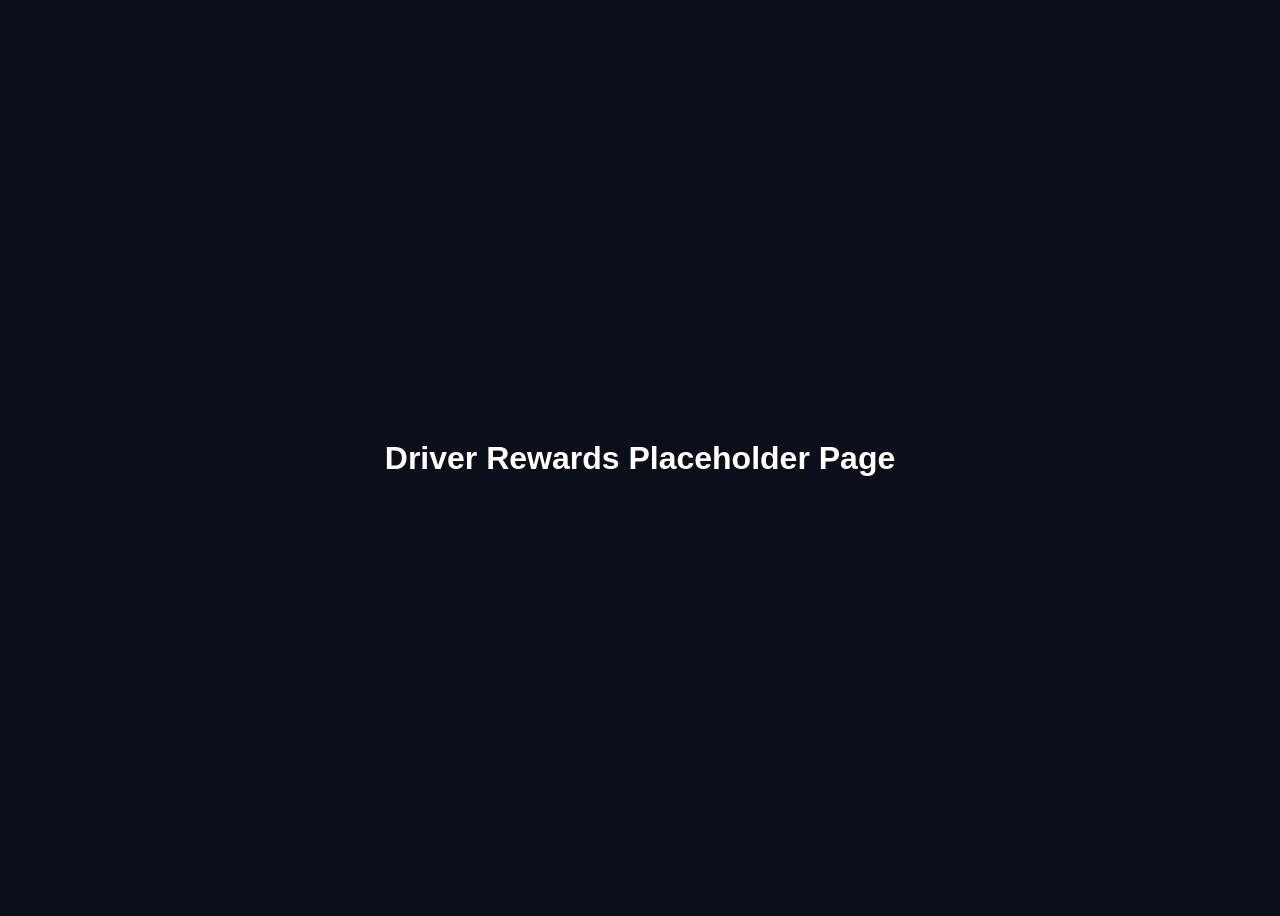
<file: driver-rewards.html>
<!DOCTYPE html>
<html lang="en">
<head>
    <meta charset="UTF-8">
    <meta name="viewport" content="width=device-width, initial-scale=1.0">
    <title>Driver Rewards Placeholder</title>
    <style>body { background-color: #0b0f19; color: white; display: flex; align-items: center; justify-content: center; height: 100vh; font-family: sans-serif; }</style>
</head>
<body>
    <h1>Driver Rewards Placeholder Page</h1>
</body>
</html>
</file>
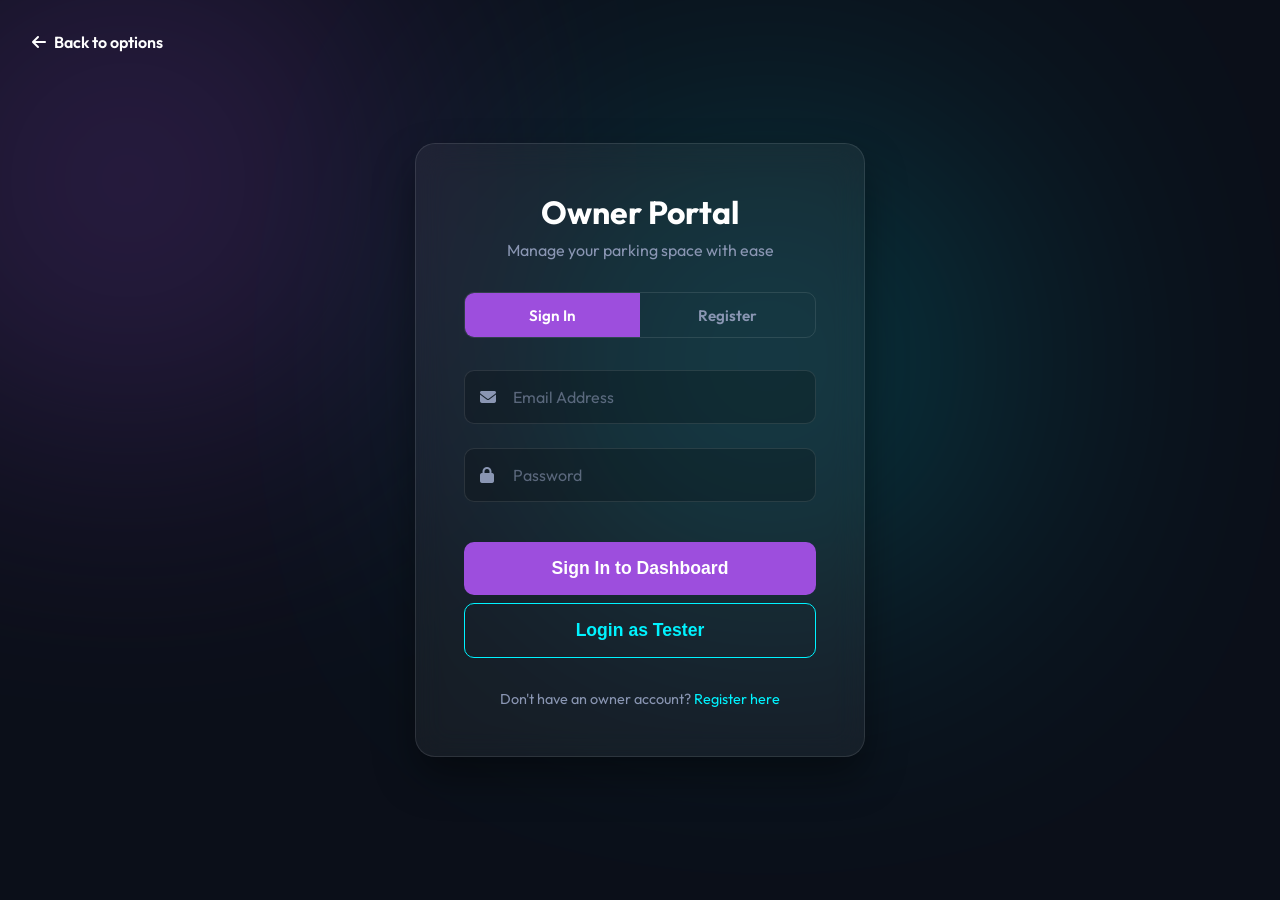
<file: history.html>
<!DOCTYPE html>
<html lang="en">
<head>
    <meta charset="UTF-8">
    <meta name="viewport" content="width=device-width, initial-scale=1.0">
    <title>Parking History - parkNgo</title>
    <link rel="stylesheet" href="assets/css/styles.css">
    <link rel="stylesheet" href="https://cdnjs.cloudflare.com/ajax/libs/font-awesome/6.4.0/css/all.min.css">
    <style>
        body {
            margin: 0; padding: 2rem; background: var(--primary-color);
            display: flex; flex-direction: column; align-items: center;
            min-height: 100vh; color: var(--text-light);
        }

        /* Top Navigation Bar */
        .dash-nav { width: 100%; display: flex; justify-content: space-between; align-items: center; margin-bottom: 2rem; padding: 0 1rem; }
        .png-logo { font-size: 2rem; font-weight: 800; color: var(--text-light); text-decoration: none; padding: 0.5rem 1rem; background: rgba(255, 255, 255, 0.05); border: 1px solid rgba(255, 255, 255, 0.1); border-radius: 10px; backdrop-filter: blur(10px); transition: all 0.3s ease; display: inline-block; }
        .png-logo span { color: var(--accent-cyan); }
        .png-logo:hover { border-color: var(--accent-cyan); transform: translateY(-2px); }

        .btn-nav {
            color: var(--text-light); text-decoration: none; padding: 0.6rem 1.2rem; border: 1px solid rgba(255,255,255,0.2); border-radius: 8px; font-weight: 600; background: rgba(255,255,255,0.05); transition: all 0.3s ease; display: flex; align-items: center; gap: 0.5rem; cursor: pointer; font-family: inherit;
        }
        .btn-nav:hover { background: rgba(255,255,255,0.1); border-color: var(--text-light); transform: translateY(-2px); }

        /* Header */
        .header-section { width: 100%; max-width: 1000px; display: flex; justify-content: space-between; align-items: flex-end; margin-bottom: 2rem; }
        .page-title h1 { font-size: 2.2rem; font-weight: 800; margin-bottom: 0.5rem; }
        .page-title p { color: var(--text-muted); }
        
        .revenue-box {
            background: rgba(0,255,136,0.1); border: 1px solid rgba(0,255,136,0.3); border-radius: 15px; padding: 1rem 2rem; text-align: right;
        }
        .revenue-label { font-size: 0.8rem; color: var(--text-muted); text-transform: uppercase; letter-spacing: 1px; margin-bottom: 0.2rem; }
        .revenue-value { font-size: 2rem; font-weight: 800; color: #00ff88; font-variant-numeric: tabular-nums; }

        /* History Table */
        .history-container {
            background: rgba(255,255,255,0.02); border: 1px solid rgba(255,255,255,0.08); padding: 2rem; border-radius: 20px; width: 100%; max-width: 1000px; overflow-x: auto;
        }
        table { width: 100%; border-collapse: collapse; text-align: left; }
        th, td { padding: 1rem; border-bottom: 1px solid rgba(255,255,255,0.05); }
        th { color: var(--text-muted); font-size: 0.9rem; font-weight: 600; }
        td { font-size: 0.95rem; font-weight: 500; }
        .type-normal { color: #00ff88; font-weight: 600; background: rgba(0,255,136,0.1); padding: 0.2rem 0.6rem; border-radius: 10px;}
        .type-taxi { color: var(--accent-cyan); font-weight: 600; background: rgba(0,243,255,0.1); padding: 0.2rem 0.6rem; border-radius: 10px;}

        tr:hover { background: rgba(255,255,255,0.02); }

        .empty-history { text-align: center; color: var(--text-muted); padding: 3rem; }
        .empty-history i { font-size: 3rem; margin-bottom: 1rem; opacity: 0.3; }

        /* BG Glow */
        .bg-glow { position: fixed; width: 400px; height: 400px; filter: blur(150px); background: #ffaa00; top: -10%; left: -10%; opacity: 0.15; z-index: -1; border-radius: 50%; }
    </style>
</head>
<body>
    <div class="bg-glow"></div>

    <div class="dash-nav">
        <a href="owner-dashboard.html" class="png-logo">P<span>n</span>G</a>
        <div class="nav-actions">
            <button class="btn-nav" onclick="window.location.href='owner-dashboard.html'"><i class="fa-solid fa-arrow-left"></i> Back to Dashboard</button>
        </div>
    </div>

    <div class="header-section">
        <div class="page-title">
            <h1>Parking History Registry</h1>
            <p>Logged records for <strong id="ownerEmail" style="color: #fff;"></strong></p>
        </div>
        <div class="revenue-box">
            <div class="revenue-label">Total Revenue Earned</div>
            <div class="revenue-value" id="totalRevDisplay">₹ 0.00</div>
        </div>
    </div>

    <div class="history-container">
        <table>
            <thead>
                <tr>
                    <th>Slot #</th>
                    <th>Vehicle Type</th>
                    <th>Sim Clock-In</th>
                    <th>Sim Clock-Out</th>
                    <th>Time Spent</th>
                    <th style="text-align: right;">Total Bill</th>
                </tr>
            </thead>
            <tbody id="historyTableBody">
                <!-- Data injected by JS -->
            </tbody>
        </table>
    </div>

    <script>
        // Init
        const currentOwner = sessionStorage.getItem('currentOwner');
        if (!currentOwner) window.location.href = 'login-owner.html';
        document.getElementById('ownerEmail').textContent = currentOwner;

        // Fetch Data
        const HISTORY_KEY = 'parkNgo_history';
        const allHistory = JSON.parse(localStorage.getItem(HISTORY_KEY) || '[]');
        const myHistory = allHistory.filter(h => h.ownerEmail === currentOwner);
        
        // Sort newest first
        myHistory.sort((a,b) => new Date(b.checkOutTime) - new Date(a.checkOutTime));

        function formatDateTime(isoString) {
            const d = new Date(isoString);
            const date = `${String(d.getDate()).padStart(2, '0')}/${String(d.getMonth() + 1).padStart(2, '0')}/${d.getFullYear()}`;
            const time = `${String(d.getHours()).padStart(2, '0')}:${String(d.getMinutes()).padStart(2, '0')}`;
            return `${date} <span style="color:var(--text-muted); font-size: 0.85rem; margin-left: 0.5rem;">${time}</span>`;
        }

        function formatTimeSpent(hoursDecimal) {
            const h = Math.floor(hoursDecimal);
            const m = Math.floor((hoursDecimal - h) * 60);
            return `${h}h ${m}m`;
        }

        const tbody = document.getElementById('historyTableBody');
        let totalRev = 0;

        if (myHistory.length === 0) {
            tbody.innerHTML = `<tr><td colspan="6"><div class="empty-history"><i class="fa-solid fa-ghost"></i><p>No parking history found yet. Head to your dashboard simulator to generate some traffic!</p></div></td></tr>`;
        } else {
            let html = '';
            myHistory.forEach(h => {
                totalRev += h.revenue;
                const typeClass = h.vehicleType === 'taxi' ? 'type-taxi' : 'type-normal';
                const icon = h.vehicleType === 'taxi' ? '<i class="fa-solid fa-taxi"></i>' : '<i class="fa-solid fa-car"></i>';
                
                html += `
                    <tr>
                        <td><strong>#${h.slotId}</strong></td>
                        <td><span class="${typeClass}">${icon} ${h.vehicleType.toUpperCase()}</span></td>
                        <td>${formatDateTime(h.checkInTime)}</td>
                        <td>${formatDateTime(h.checkOutTime)}</td>
                        <td>${formatTimeSpent(h.elapsedHours)}</td>
                        <td style="text-align: right; font-weight: 700; color: #fff;">₹ ${h.revenue.toFixed(2)}</td>
                    </tr>
                `;
            });
            tbody.innerHTML = html;
        }

        document.getElementById('totalRevDisplay').textContent = `₹ ${totalRev.toFixed(2)}`;
    </script>
</body>
</html>
</file>
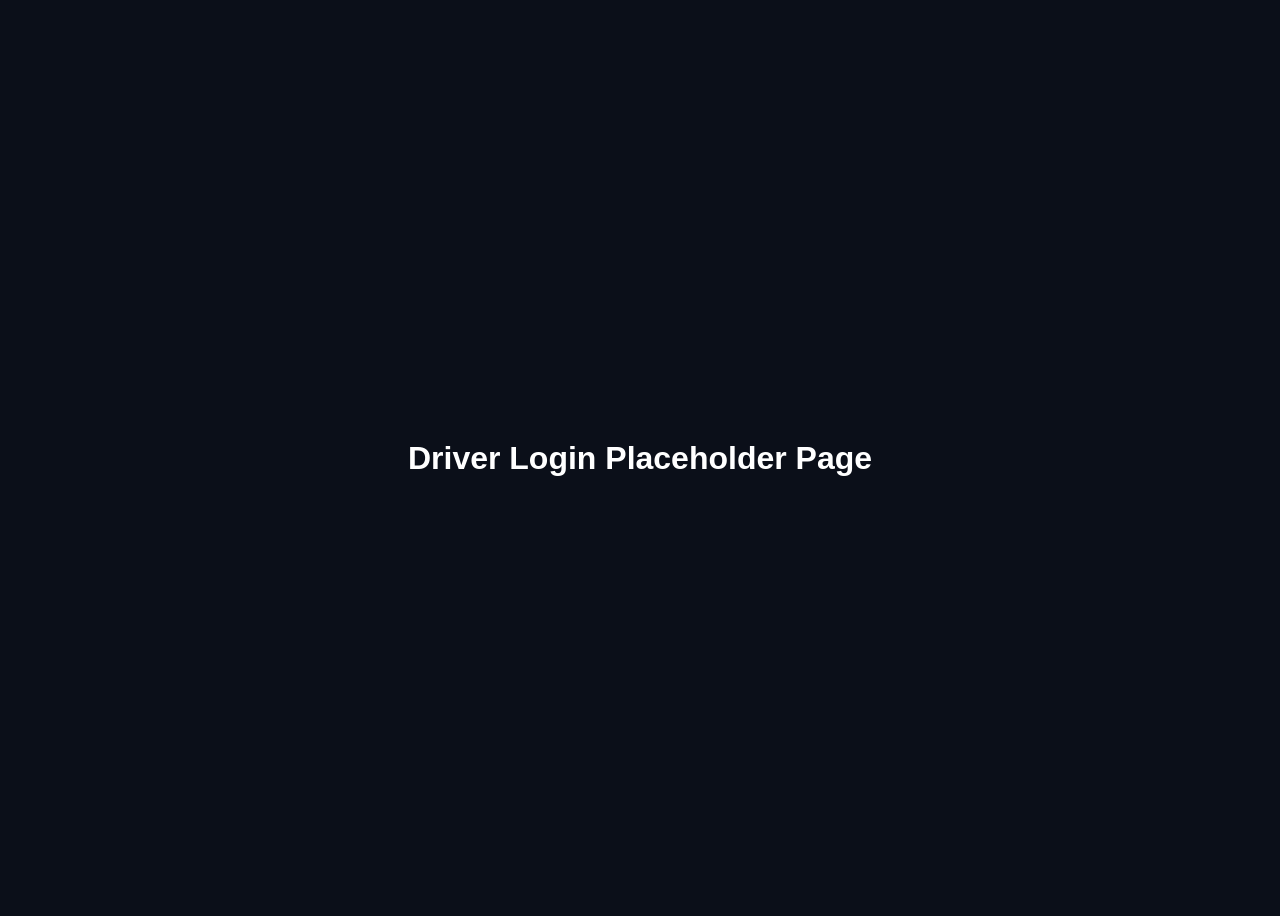
<file: login-driver.html>
<!DOCTYPE html>
<html lang="en">
<head>
    <meta charset="UTF-8">
    <meta name="viewport" content="width=device-width, initial-scale=1.0">
    <title>Driver Login Placeholder</title>
    <style>body { background-color: #0b0f19; color: white; display: flex; align-items: center; justify-content: center; height: 100vh; font-family: sans-serif; }</style>
</head>
<body>
    <h1>Driver Login Placeholder Page</h1>
</body>
</html>
</file>
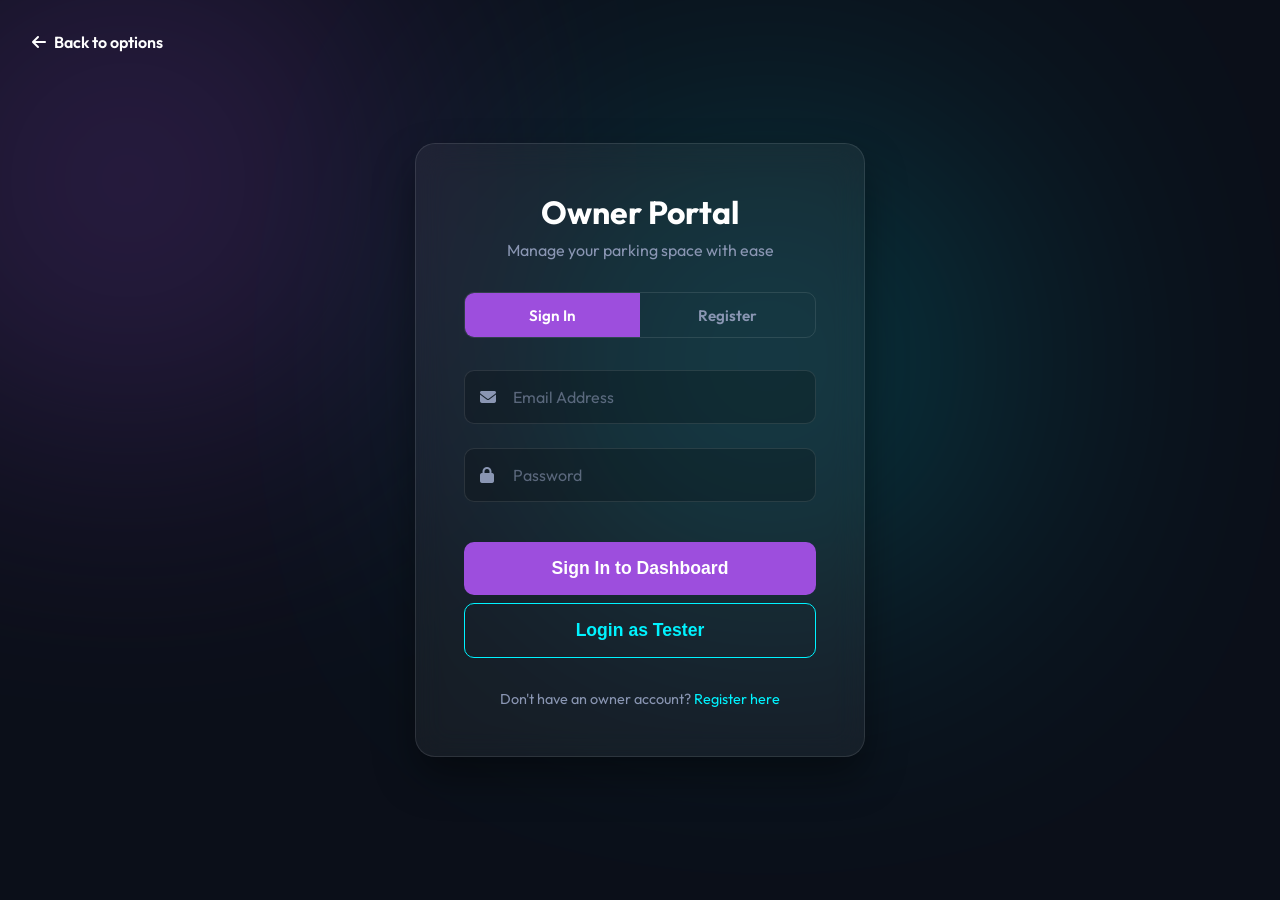
<file: login-owner.html>
<!DOCTYPE html>
<html lang="en">
<head>
    <meta charset="UTF-8">
    <meta name="viewport" content="width=device-width, initial-scale=1.0">
    <title>Owner Login - parkNgo</title>
    <link rel="stylesheet" href="assets/css/styles.css">
    <link rel="stylesheet" href="https://cdnjs.cloudflare.com/ajax/libs/font-awesome/6.4.0/css/all.min.css">
    <style>
        .auth-wrapper {
            min-height: 100vh;
            display: flex;
            justify-content: center;
            align-items: center;
            background: var(--primary-color);
            position: relative;
            padding: 2rem;
            overflow: hidden;
        }
        .auth-container {
            background: rgba(255, 255, 255, 0.05);
            backdrop-filter: blur(15px);
            border: 1px solid rgba(255, 255, 255, 0.1);
            padding: 3rem;
            border-radius: 20px;
            width: 100%;
            max-width: 450px;
            z-index: 2;
            box-shadow: 0 20px 40px rgba(0,0,0,0.4);
        }
        .auth-header {
            text-align: center;
            margin-bottom: 2rem;
        }
        .auth-header h2 {
            font-size: 2rem;
            margin-bottom: 0.5rem;
            color: var(--text-light);
        }
        .auth-header p {
            color: var(--text-muted);
        }
        .form-group {
            margin-bottom: 1.5rem;
            position: relative;
        }
        .form-group i.field-icon {
            position: absolute;
            left: 1rem;
            top: 50%;
            transform: translateY(-50%);
            color: var(--text-muted);
            pointer-events: none;
        }
        .form-control {
            width: 100%;
            padding: 1rem 1rem 1rem 3rem;
            background: rgba(0, 0, 0, 0.2);
            border: 1px solid rgba(255, 255, 255, 0.1);
            border-radius: 10px;
            color: var(--text-light);
            font-family: inherit;
            font-size: 1rem;
            transition: border-color 0.3s ease, box-shadow 0.3s ease;
        }
        .form-control::placeholder {
            color: rgba(138, 150, 179, 0.6);
        }
        .form-control:focus {
            outline: none;
            border-color: var(--accent-purple);
            box-shadow: 0 0 10px rgba(157, 78, 221, 0.3);
        }
        .auth-btn {
            width: 100%;
            padding: 1rem;
            background: var(--accent-purple);
            color: var(--text-light);
            border: none;
            border-radius: 10px;
            font-size: 1.1rem;
            font-weight: 600;
            cursor: pointer;
            transition: background 0.3s ease, transform 0.3s ease;
            margin-top: 1rem;
        }
        .auth-btn:hover {
            background: #843bba;
            transform: translateY(-2px);
        }
        .auth-btn:disabled {
            opacity: 0.5;
            cursor: not-allowed;
            transform: none;
        }
        .auth-footer {
            text-align: center;
            margin-top: 2rem;
            font-size: 0.9rem;
            color: var(--text-muted);
        }
        .auth-footer a {
            color: var(--accent-cyan);
            text-decoration: none;
            transition: color 0.3s ease;
            cursor: pointer;
        }
        .auth-footer a:hover {
            color: white;
            text-decoration: underline;
        }
        .back-link {
            position: absolute;
            top: 2rem;
            left: 2rem;
            color: var(--text-light);
            text-decoration: none;
            display: flex;
            align-items: center;
            gap: 0.5rem;
            z-index: 3;
            transition: color 0.3s ease;
            font-weight: 600;
        }
        .back-link:hover {
            color: var(--accent-cyan);
        }

        /* Tab switcher */
        .auth-tabs {
            display: flex;
            gap: 0;
            margin-bottom: 2rem;
            border-radius: 10px;
            overflow: hidden;
            border: 1px solid rgba(255, 255, 255, 0.1);
        }
        .auth-tab {
            flex: 1;
            padding: 0.8rem;
            text-align: center;
            font-weight: 600;
            font-size: 0.95rem;
            cursor: pointer;
            background: transparent;
            color: var(--text-muted);
            border: none;
            font-family: inherit;
            transition: all 0.3s ease;
        }
        .auth-tab.active {
            background: var(--accent-purple);
            color: var(--text-light);
        }
        .auth-tab:not(.active):hover {
            background: rgba(255, 255, 255, 0.05);
            color: var(--text-light);
        }

        /* Form panels */
        .auth-panel {
            display: none;
        }
        .auth-panel.active {
            display: block;
            animation: fadeSlideIn 0.4s ease;
        }

        @keyframes fadeSlideIn {
            from { opacity: 0; transform: translateY(10px); }
            to   { opacity: 1; transform: translateY(0); }
        }

        /* Toast notifications */
        .toast {
            position: fixed;
            top: 2rem;
            right: 2rem;
            padding: 1rem 1.5rem;
            border-radius: 10px;
            font-weight: 600;
            font-family: inherit;
            z-index: 9999;
            transform: translateX(120%);
            transition: transform 0.4s cubic-bezier(0.175, 0.885, 0.32, 1.275);
            max-width: 380px;
            display: flex;
            align-items: center;
            gap: 0.8rem;
        }
        .toast.show {
            transform: translateX(0);
        }
        .toast-error {
            background: rgba(255, 50, 50, 0.15);
            border: 1px solid rgba(255, 50, 50, 0.4);
            color: #ff6b6b;
            backdrop-filter: blur(10px);
        }
        .toast-success {
            background: rgba(0, 255, 136, 0.1);
            border: 1px solid rgba(0, 255, 136, 0.3);
            color: #00ff88;
            backdrop-filter: blur(10px);
        }

        /* Loading spinner in button */
        .spinner {
            display: inline-block;
            width: 18px;
            height: 18px;
            border: 2px solid rgba(255,255,255,0.3);
            border-top-color: #fff;
            border-radius: 50%;
            animation: spin 0.6s linear infinite;
            margin-right: 0.5rem;
            vertical-align: middle;
        }
        @keyframes spin {
            to { transform: rotate(360deg); }
        }

        /* Password strength */
        .password-strength {
            height: 3px;
            border-radius: 3px;
            margin-top: 0.5rem;
            background: rgba(255,255,255,0.1);
            overflow: hidden;
        }
        .password-strength-bar {
            height: 100%;
            width: 0%;
            border-radius: 3px;
            transition: width 0.3s ease, background 0.3s ease;
        }
        .strength-weak   { width: 33%; background: #ff6b6b; }
        .strength-medium { width: 66%; background: #ffaa00; }
        .strength-strong { width: 100%; background: #00ff88; }
    </style>
</head>
<body>
    <div class="glow-circle" style="background: var(--accent-purple); position: absolute; top: 20%; left: 10%; z-index: 1; opacity: 0.4;"></div>
    <div class="glow-circle cyan" style="position: absolute; bottom: -20%; right: -10%; z-index: 1; opacity: 0.3;"></div>
    
    <a href="login.html" class="back-link"><i class="fa-solid fa-arrow-left"></i> Back to options</a>

    <!-- Toast container -->
    <div id="toast" class="toast"></div>

    <div class="auth-wrapper">
        <div class="auth-container">
            <div class="auth-header">
                <h2>Owner Portal</h2>
                <p>Manage your parking space with ease</p>
            </div>

            <!-- Tab Switcher -->
            <div class="auth-tabs">
                <button class="auth-tab active" id="tabLogin" onclick="switchTab('login')">Sign In</button>
                <button class="auth-tab" id="tabRegister" onclick="switchTab('register')">Register</button>
            </div>

            <!-- LOGIN PANEL -->
            <div class="auth-panel active" id="panelLogin">
                <form id="loginForm" onsubmit="handleLogin(event)">
                    <div class="form-group">
                        <i class="fa-solid fa-envelope field-icon"></i>
                        <input type="email" id="loginEmail" class="form-control" placeholder="Email Address" required>
                    </div>
                    <div class="form-group">
                        <i class="fa-solid fa-lock field-icon"></i>
                        <input type="password" id="loginPassword" class="form-control" placeholder="Password" required>
                    </div>
                    <button type="submit" class="auth-btn" id="loginBtn">Sign In to Dashboard</button>
                    <button type="button" class="auth-btn" style="background: transparent; border: 1px solid var(--accent-cyan); color: var(--accent-cyan); margin-top: 0.5rem;" onclick="loginAsTester()">Login as Tester</button>
                </form>
                <div class="auth-footer">
                    <p>Don't have an owner account? <a onclick="switchTab('register')">Register here</a></p>
                </div>
            </div>

            <!-- REGISTER PANEL -->
            <div class="auth-panel" id="panelRegister">
                <form id="registerForm" onsubmit="handleRegister(event)">
                    <div class="form-group">
                        <i class="fa-solid fa-envelope field-icon"></i>
                        <input type="email" id="regEmail" class="form-control" placeholder="Email Address" required>
                    </div>
                    <div class="form-group">
                        <i class="fa-solid fa-lock field-icon"></i>
                        <input type="password" id="regPassword" class="form-control" placeholder="Password (min 6 chars)" minlength="6" required oninput="updateStrength(this.value)">
                        <div class="password-strength">
                            <div class="password-strength-bar" id="strengthBar"></div>
                        </div>
                    </div>
                    <div class="form-group">
                        <i class="fa-solid fa-lock field-icon"></i>
                        <input type="password" id="regConfirm" class="form-control" placeholder="Confirm Password" minlength="6" required>
                    </div>
                    <button type="submit" class="auth-btn" id="registerBtn">Create Account</button>
                </form>
                <div class="auth-footer">
                    <p>Already have an account? <a onclick="switchTab('login')">Sign in here</a></p>
                </div>
            </div>
        </div>
    </div>

    <script>
        // ==============================
        // DATABASE UTILITIES
        // ==============================

        const DB_KEY = 'parkNgo_owners';

        // Load db.json seed on first visit
        async function seedDatabase() {
            if (localStorage.getItem(DB_KEY)) return; // already seeded
            try {
                const res = await fetch('assets/data/db.json');
                const data = await res.json();
                if (data.owners) {
                    localStorage.setItem(DB_KEY, JSON.stringify(data.owners));
                }
            } catch (e) {
                // If fetch fails (e.g. file:// protocol), initialize empty
                localStorage.setItem(DB_KEY, JSON.stringify({}));
            }
        }

        function getOwners() {
            return JSON.parse(localStorage.getItem(DB_KEY) || '{}');
        }

        function saveOwners(owners) {
            localStorage.setItem(DB_KEY, JSON.stringify(owners));
        }

        // SHA-256 hash using Web Crypto API
        async function hashPassword(password) {
            const encoder = new TextEncoder();
            const data = encoder.encode(password);
            const hashBuffer = await crypto.subtle.digest('SHA-256', data);
            const hashArray = Array.from(new Uint8Array(hashBuffer));
            return hashArray.map(b => b.toString(16).padStart(2, '0')).join('');
        }

        // ==============================
        // TAB SWITCHING
        // ==============================

        function switchTab(tab) {
            document.getElementById('tabLogin').classList.toggle('active', tab === 'login');
            document.getElementById('tabRegister').classList.toggle('active', tab === 'register');
            document.getElementById('panelLogin').classList.toggle('active', tab === 'login');
            document.getElementById('panelRegister').classList.toggle('active', tab === 'register');
        }

        // ==============================
        // TOAST NOTIFICATIONS
        // ==============================

        function showToast(message, type = 'error') {
            const toast = document.getElementById('toast');
            const icon = type === 'error' ? '<i class="fa-solid fa-circle-exclamation"></i>'
                                          : '<i class="fa-solid fa-circle-check"></i>';
            toast.className = `toast toast-${type}`;
            toast.innerHTML = `${icon} ${message}`;
            // Trigger reflow for re-animation
            void toast.offsetWidth;
            toast.classList.add('show');
            setTimeout(() => toast.classList.remove('show'), 3500);
        }

        // ==============================
        // PASSWORD STRENGTH INDICATOR
        // ==============================

        function updateStrength(val) {
            const bar = document.getElementById('strengthBar');
            bar.className = 'password-strength-bar';
            if (val.length === 0) return;
            if (val.length < 6)                        bar.classList.add('strength-weak');
            else if (val.length < 10 || !/\d/.test(val)) bar.classList.add('strength-medium');
            else                                        bar.classList.add('strength-strong');
        }

        // ==============================
        // LOGIN HANDLER
        // ==============================

        async function handleLogin(e) {
            e.preventDefault();
            const btn = document.getElementById('loginBtn');
            const email = document.getElementById('loginEmail').value.trim().toLowerCase();
            const password = document.getElementById('loginPassword').value;

            btn.disabled = true;
            btn.innerHTML = '<span class="spinner"></span> Signing in...';

            // Simulate slight delay for UX
            await new Promise(r => setTimeout(r, 600));

            const owners = getOwners();
            const owner = owners[email];

            if (!owner) {
                showToast('No account found with this email.');
                btn.disabled = false;
                btn.textContent = 'Sign In to Dashboard';
                return;
            }

            const hash = await hashPassword(password);
            if (hash !== owner.passwordHash) {
                showToast('Incorrect password. Please try again.');
                btn.disabled = false;
                btn.textContent = 'Sign In to Dashboard';
                return;
            }

            // Credentials valid — store session
            sessionStorage.setItem('currentOwner', email);
            showToast('Login successful! Redirecting...', 'success');

            await new Promise(r => setTimeout(r, 800));

            // Route based on setup status
            if (owner.setupComplete) {
                window.location.href = 'owner-dashboard.html';
            } else {
                window.location.href = 'owner-setup.html';
            }
        }

        async function loginAsTester() {
            const btn = document.getElementById('loginBtn');
            btn.innerHTML = '<span class="spinner"></span> Preparing Tester...';
            
            const owners = getOwners();
            if (!owners['tester@gmail.com']) {
                const hash = await hashPassword('123456');
                owners['tester@gmail.com'] = {
                    passwordHash: hash,
                    setupComplete: true,
                    createdAt: new Date().toISOString(),
                    settings: {
                        parkingName: "Test Environment Hub",
                        totalSlots: 100,
                        reservedMode: "amount",
                        reservedValue: 20,
                        reservedSlots: 20,
                        onSpotPrice: 50.00,
                        reservedPrice: 80.00,
                        cabDriverPrice: 40.00
                    }
                };
                saveOwners(owners);
            }
            
            document.getElementById('loginEmail').value = 'tester@gmail.com';
            document.getElementById('loginPassword').value = '123456';
            document.getElementById('loginBtn').click();
        }

        // ==============================
        // REGISTER HANDLER
        // ==============================

        async function handleRegister(e) {
            e.preventDefault();
            const btn = document.getElementById('registerBtn');
            const email = document.getElementById('regEmail').value.trim().toLowerCase();
            const password = document.getElementById('regPassword').value;
            const confirm = document.getElementById('regConfirm').value;

            if (password !== confirm) {
                showToast('Passwords do not match.');
                return;
            }

            btn.disabled = true;
            btn.innerHTML = '<span class="spinner"></span> Creating account...';

            await new Promise(r => setTimeout(r, 600));

            const owners = getOwners();

            if (owners[email]) {
                showToast('An account with this email already exists.');
                btn.disabled = false;
                btn.textContent = 'Create Account';
                return;
            }

            const hash = await hashPassword(password);
            owners[email] = {
                passwordHash: hash,
                setupComplete: false,
                createdAt: new Date().toISOString(),
                settings: null
            };
            saveOwners(owners);

            sessionStorage.setItem('currentOwner', email);
            showToast('Account created! Setting up your space...', 'success');

            await new Promise(r => setTimeout(r, 800));
            window.location.href = 'owner-setup.html';
        }

        // ==============================
        // INIT
        // ==============================
        seedDatabase();
    </script>
</body>
</html>
</file>
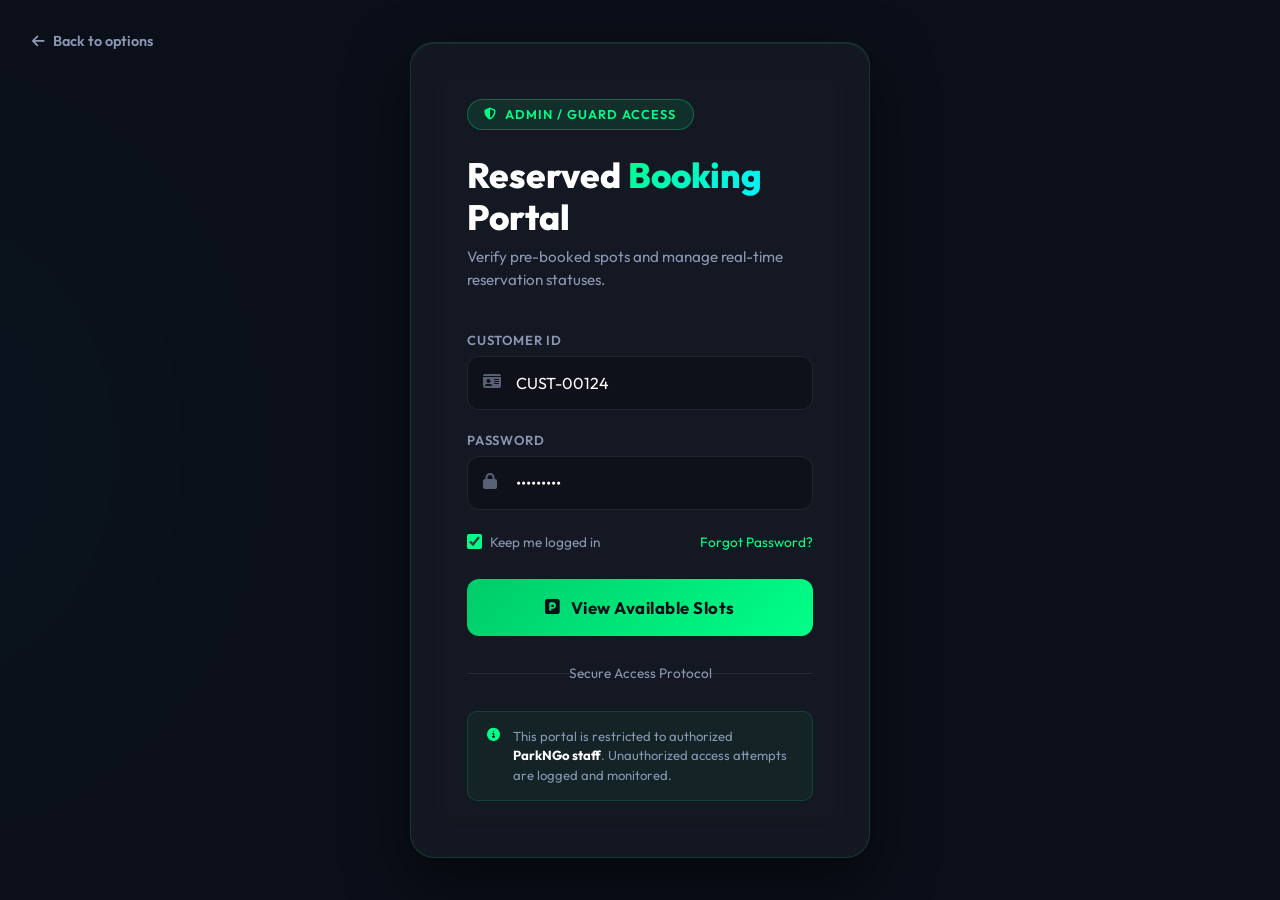
<file: login-reserved.html>
<!DOCTYPE html>
<html lang="en">
<head>
    <meta charset="UTF-8">
    <meta name="viewport" content="width=device-width, initial-scale=1.0">
    <title>Reserved Booking Login - parkNgo</title>
    <meta name="description" content="Login to access the ParkNGo Reserved Booking management portal for administrative spot verification and status updates.">
    <link rel="stylesheet" href="assets/css/styles.css">
    <link rel="stylesheet" href="https://cdnjs.cloudflare.com/ajax/libs/font-awesome/6.4.0/css/all.min.css">
    <style>
        :root {
            --accent-green: #00ff88;
            --accent-green-dark: #00cc6a;
            --accent-green-glow: rgba(0, 255, 136, 0.3);
        }

        body { overflow: hidden; }

        .auth-wrapper {
            min-height: 100vh;
            display: flex;
            justify-content: center;
            align-items: center;
            background: var(--primary-color);
            position: relative;
            padding: 2rem;
            overflow: hidden;
        }

        .particle {
            position: absolute;
            width: 4px;
            height: 4px;
            background: var(--accent-green);
            border-radius: 50%;
            animation: drift linear infinite;
            opacity: 0;
        }

        @keyframes drift {
            0%   { transform: translateY(100vh) translateX(0); opacity: 0; }
            10%  { opacity: 0.6; }
            90%  { opacity: 0.4; }
            100% { transform: translateY(-10vh) translateX(30px); opacity: 0; }
        }

        .auth-container {
            background: rgba(255, 255, 255, 0.04);
            backdrop-filter: blur(20px);
            border: 1px solid rgba(0, 255, 136, 0.15);
            padding: 3.5rem;
            border-radius: 24px;
            width: 100%;
            max-width: 460px;
            z-index: 2;
            box-shadow: 0 25px 60px rgba(0,0,0,0.5), inset 0 1px 0 rgba(255,255,255,0.05);
            animation: slideUp 0.5s ease-out;
        }

        @keyframes slideUp {
            from { opacity: 0; transform: translateY(30px); }
            to   { opacity: 1; transform: translateY(0); }
        }

        .auth-badge {
            display: inline-flex;
            align-items: center;
            gap: 0.5rem;
            background: rgba(0, 255, 136, 0.1);
            border: 1px solid rgba(0, 255, 136, 0.3);
            color: var(--accent-green);
            padding: 0.4rem 1rem;
            border-radius: 20px;
            font-size: 0.8rem;
            font-weight: 600;
            letter-spacing: 0.08em;
            text-transform: uppercase;
            margin-bottom: 1.5rem;
        }

        .auth-badge i { font-size: 0.75rem; }

        .auth-header {
            margin-bottom: 2.5rem;
        }

        .auth-header h2 {
            font-size: 2.2rem;
            font-weight: 800;
            color: var(--text-light);
            margin-bottom: 0.5rem;
            line-height: 1.2;
        }

        .auth-header h2 span {
            background: linear-gradient(135deg, var(--accent-green), var(--accent-cyan));
            -webkit-background-clip: text;
            -webkit-text-fill-color: transparent;
        }

        .auth-header p {
            color: var(--text-muted);
            font-size: 0.95rem;
            line-height: 1.5;
        }

        .form-group {
            margin-bottom: 1.4rem;
            position: relative;
        }

        .form-group label {
            display: block;
            font-size: 0.82rem;
            font-weight: 600;
            color: var(--text-muted);
            text-transform: uppercase;
            letter-spacing: 0.06em;
            margin-bottom: 0.5rem;
        }

        .form-group i.input-icon {
            position: absolute;
            left: 1rem;
            top: calc(50% + 10px);
            transform: translateY(-50%);
            color: rgba(138, 150, 179, 0.6);
            transition: color 0.3s ease;
        }

        .form-control {
            width: 100%;
            padding: 1rem 1rem 1rem 3rem;
            background: rgba(0, 0, 0, 0.25);
            border: 1px solid rgba(255, 255, 255, 0.08);
            border-radius: 12px;
            color: var(--text-light);
            font-family: 'Outfit', sans-serif;
            font-size: 1rem;
            transition: border-color 0.3s ease, box-shadow 0.3s ease;
        }

        .form-control::placeholder { color: rgba(138, 150, 179, 0.5); }

        .form-control:focus {
            outline: none;
            border-color: var(--accent-green);
            box-shadow: 0 0 0 3px rgba(0, 255, 136, 0.12), 0 0 15px rgba(0, 255, 136, 0.1);
        }

        .form-control:focus + i.input-icon,
        .form-group:focus-within i.input-icon {
            color: var(--accent-green);
        }

        .form-row {
            display: flex;
            gap: 1rem;
        }

        .form-row .form-group { flex: 1; }

        .remember-row {
            display: flex;
            justify-content: space-between;
            align-items: center;
            margin-bottom: 1.8rem;
            font-size: 0.85rem;
        }

        .remember-row label {
            display: flex;
            align-items: center;
            gap: 0.5rem;
            color: var(--text-muted);
            cursor: pointer;
        }

        .remember-row input[type="checkbox"] {
            accent-color: var(--accent-green);
            width: 15px;
            height: 15px;
        }

        .remember-row a {
            color: var(--accent-green);
            text-decoration: none;
            transition: opacity 0.3s;
        }
        .remember-row a:hover { opacity: 0.7; }

        .auth-btn {
            width: 100%;
            padding: 1.1rem;
            background: linear-gradient(135deg, var(--accent-green-dark), var(--accent-green));
            color: #0b0f19;
            border: none;
            border-radius: 12px;
            font-size: 1.05rem;
            font-weight: 700;
            font-family: 'Outfit', sans-serif;
            cursor: pointer;
            transition: transform 0.2s ease, box-shadow 0.3s ease;
            display: flex;
            align-items: center;
            justify-content: center;
            gap: 0.6rem;
            letter-spacing: 0.03em;
        }

        .auth-btn:hover {
            transform: translateY(-2px);
            box-shadow: 0 12px 30px var(--accent-green-glow);
        }

        .auth-btn:active { transform: translateY(0); }

        .auth-divider {
            text-align: center;
            margin: 1.8rem 0;
            position: relative;
            color: var(--text-muted);
            font-size: 0.85rem;
        }

        .auth-divider::before, .auth-divider::after {
            content: '';
            position: absolute;
            top: 50%;
            width: 38%;
            height: 1px;
            background: rgba(255,255,255,0.08);
        }
        .auth-divider::before { left: 0; }
        .auth-divider::after { right: 0; }

        .info-box {
            background: rgba(0, 255, 136, 0.05);
            border: 1px solid rgba(0, 255, 136, 0.15);
            border-radius: 10px;
            padding: 0.9rem 1.2rem;
            display: flex;
            align-items: flex-start;
            gap: 0.8rem;
            font-size: 0.82rem;
            color: var(--text-muted);
            line-height: 1.5;
        }

        .info-box i { color: var(--accent-green); margin-top: 1px; flex-shrink: 0; }

        .back-link {
            position: absolute;
            top: 2rem;
            left: 2rem;
            color: var(--text-muted);
            text-decoration: none;
            display: flex;
            align-items: center;
            gap: 0.5rem;
            z-index: 3;
            transition: color 0.3s ease;
            font-size: 0.9rem;
            font-weight: 600;
        }

        .back-link:hover { color: var(--accent-green); }

        .glow-green {
            position: absolute;
            width: 450px;
            height: 450px;
            background: var(--accent-green);
            filter: blur(160px);
            border-radius: 50%;
            opacity: 0.08;
            z-index: 0;
        }
    </style>
</head>
<body>
    <!-- Ambient glow -->
    <div class="glow-green" style="top: -10%; right: -10%;"></div>
    <div class="glow-circle" style="background: var(--accent-cyan); position: absolute; bottom: -15%; left: -10%; z-index: 1; opacity: 0.05;"></div>

    <!-- Floating particles -->
    <div class="particle" style="left: 15%; animation-duration: 8s; animation-delay: 0s;"></div>
    <div class="particle" style="left: 35%; animation-duration: 12s; animation-delay: 2s; width:3px; height:3px;"></div>
    <div class="particle" style="left: 60%; animation-duration: 9s; animation-delay: 4s;"></div>
    <div class="particle" style="left: 80%; animation-duration: 11s; animation-delay: 1s; width:2px; height:2px;"></div>
    <div class="particle" style="left: 50%; animation-duration: 14s; animation-delay: 6s;"></div>

    <a href="login.html" class="back-link"><i class="fa-solid fa-arrow-left"></i> Back to options</a>

    <div class="auth-wrapper">
        <div class="auth-container">
            <div class="auth-badge"><i class="fa-solid fa-shield-halved"></i> Admin / Guard Access</div>
            <div class="auth-header">
                <h2>Reserved <span>Booking</span> Portal</h2>
                <p>Verify pre-booked spots and manage real-time reservation statuses.</p>
            </div>

            <form id="reservedLoginForm" action="available-slots.html">
                <div class="form-group">
                    <label for="customerId">Customer ID</label>
                    <input type="text" id="customerId" class="form-control" placeholder="e.g. CUST-00124" value="CUST-00124" required>
                    <i class="fa-solid fa-id-card input-icon"></i>
                </div>

                <div class="form-group">
                    <label for="password">Password</label>
                    <input type="password" id="password" class="form-control" placeholder="Enter your password" value="admin1234" required>
                    <i class="fa-solid fa-lock input-icon"></i>
                </div>

                <div class="remember-row">
                    <label>
                        <input type="checkbox" checked> Keep me logged in
                    </label>
                    <a href="#">Forgot Password?</a>
                </div>

                <button type="submit" class="auth-btn" id="loginBtn">
                    <i class="fa-solid fa-square-parking"></i>
                    View Available Slots
                </button>
            </form>

            <div class="auth-divider">Secure Access Protocol</div>

            <div class="info-box">
                <i class="fa-solid fa-circle-info"></i>
                <span>This portal is restricted to authorized <strong style="color: var(--text-light);">ParkNGo staff</strong>. Unauthorized access attempts are logged and monitored.</span>
            </div>
        </div>
    </div>

    <script>
        // Subtle login animation feedback
        document.getElementById('reservedLoginForm').addEventListener('submit', function(e) {
            const btn = document.getElementById('loginBtn');
            btn.innerHTML = '<i class="fa-solid fa-spinner fa-spin"></i> Verifying...';
            btn.style.opacity = '0.8';
        });
    </script>
</body>
</html>
</file>
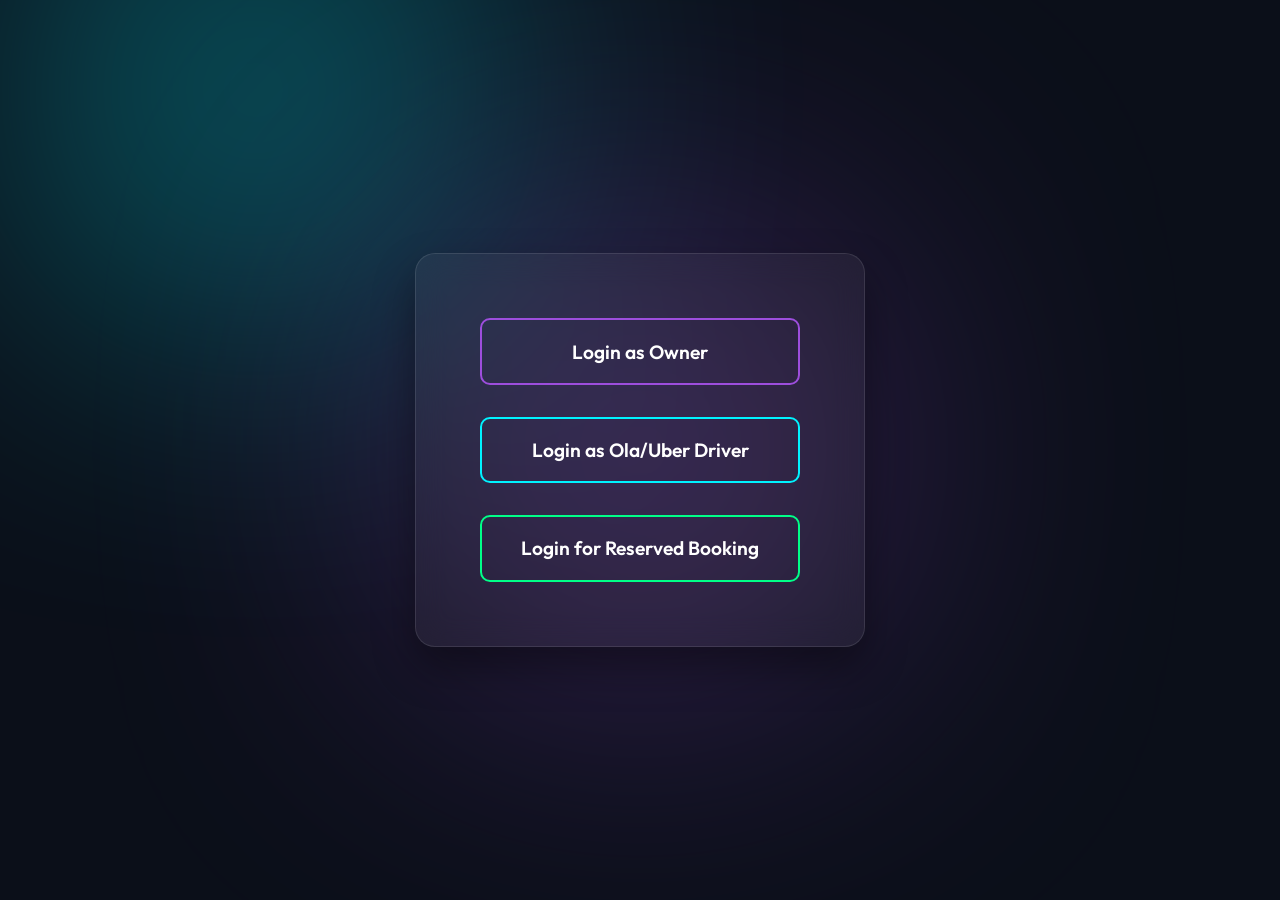
<file: login.html>
<!DOCTYPE html>
<html lang="en">
<head>
    <meta charset="UTF-8">
    <meta name="viewport" content="width=device-width, initial-scale=1.0">
    <title>Login - parkNgo</title>
    <link rel="stylesheet" href="assets/css/styles.css">
    <style>
        body {
            overflow: hidden;
        }
        .login-wrapper {
            min-height: 100vh;
            display: flex;
            justify-content: center;
            align-items: center;
            background: var(--primary-color);
            position: relative;
        }
        .login-container {
            background: rgba(255, 255, 255, 0.05);
            backdrop-filter: blur(15px);
            border: 1px solid rgba(255, 255, 255, 0.1);
            padding: 4rem;
            border-radius: 20px;
            display: flex;
            flex-direction: column;
            gap: 2rem;
            text-align: center;
            z-index: 2;
            width: 100%;
            max-width: 450px;
            box-shadow: 0 20px 40px rgba(0,0,0,0.4);
        }
        .login-btn {
            background: transparent;
            border: 2px solid var(--accent-cyan);
            color: var(--text-light);
            padding: 1.2rem;
            border-radius: 10px;
            font-size: 1.2rem;
            font-weight: 600;
            text-decoration: none;
            transition: all 0.3s ease;
        }
        .login-btn:hover {
            background: var(--accent-cyan);
            color: var(--primary-color);
            box-shadow: 0 10px 20px rgba(0, 243, 255, 0.3);
            transform: translateY(-2px);
        }
        .login-btn-owner {
            border-color: var(--accent-purple);
        }
        .login-btn-owner:hover {
            background: var(--accent-purple);
            box-shadow: 0 10px 20px rgba(157, 78, 221, 0.3);
            color: var(--text-light);
        }
        .login-btn-reserved {
            border-color: #00ff88;
        }
        .login-btn-reserved:hover {
            background: #00ff88;
            box-shadow: 0 10px 20px rgba(0, 255, 136, 0.3);
            color: var(--primary-color);
        }
    </style>
</head>
<body>
    <div class="glow-circle cyan" style="position: absolute; top: 10%; left: 20%; z-index: 1;"></div>
    <div class="glow-circle" style="position: absolute; bottom: 10%; right: 20%; z-index: 1;"></div>
    
    <div class="login-wrapper">
        <div class="login-container">
            <a href="login-owner.html" class="login-btn login-btn-owner">Login as Owner</a>
            <a href="login-driver.html" class="login-btn">Login as Ola/Uber Driver</a>
            <a href="login-reserved.html" class="login-btn login-btn-reserved">Login for Reserved Booking</a>
        </div>
    </div>
</body>
</html>
</file>
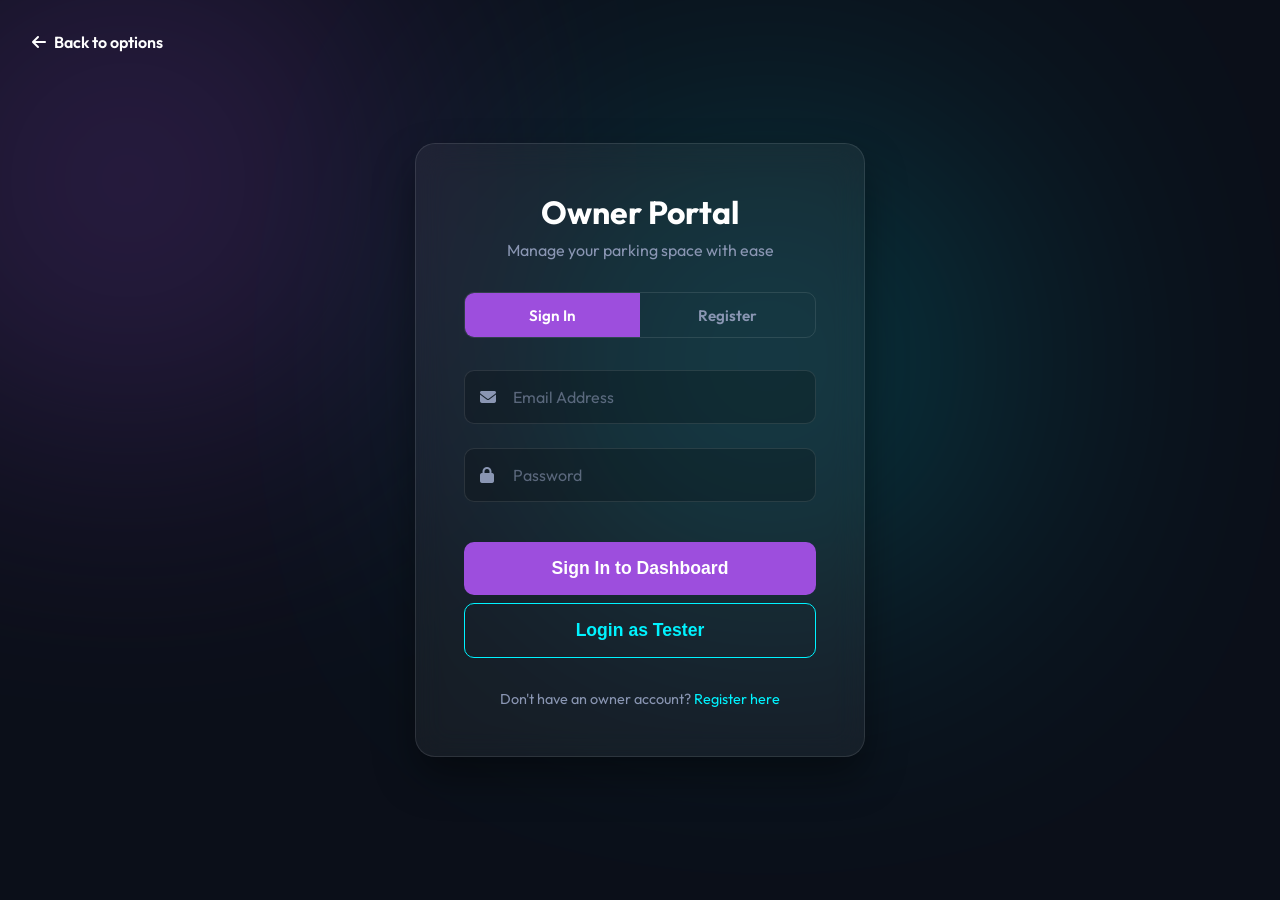
<file: owner-dashboard.html>
<!DOCTYPE html>
<html lang="en">
<head>
    <meta charset="UTF-8">
    <meta name="viewport" content="width=device-width, initial-scale=1.0">
    <title>Dashboard Simulator - parkNgo</title>
    <link rel="stylesheet" href="assets/css/styles.css">
    <link rel="stylesheet" href="https://cdnjs.cloudflare.com/ajax/libs/font-awesome/6.4.0/css/all.min.css">
    <style>
        body {
            margin: 0;
            padding: 2rem;
            background: var(--primary-color);
            display: flex;
            flex-direction: column;
            align-items: center;
            min-height: 100vh;
            color: var(--text-light);
        }
        
        /* Top Navigation Bar */
        .dash-nav {
            width: 100%;
            display: flex;
            justify-content: space-between;
            align-items: center;
            margin-bottom: 2rem;
            padding: 0 1rem;
        }

        .png-logo {
            font-size: 2rem;
            font-weight: 800;
            color: var(--text-light);
            text-decoration: none;
            padding: 0.5rem 1rem;
            background: rgba(255, 255, 255, 0.05);
            border: 1px solid rgba(255, 255, 255, 0.1);
            border-radius: 10px;
            backdrop-filter: blur(10px);
            transition: all 0.3s ease;
            display: inline-block;
        }
        .png-logo span { color: var(--accent-cyan); }
        .png-logo:hover {
            border-color: var(--accent-cyan);
            box-shadow: 0 5px 15px rgba(0, 243, 255, 0.2);
            transform: translateY(-2px);
        }

        .nav-actions {
            display: flex;
            gap: 1rem;
            align-items: center;
        }

        .btn-nav {
            color: var(--text-light);
            text-decoration: none;
            padding: 0.6rem 1.2rem;
            border: 1px solid rgba(255,255,255,0.2);
            border-radius: 8px;
            font-weight: 600;
            background: rgba(255,255,255,0.05);
            transition: all 0.3s ease;
            display: flex;
            align-items: center;
            gap: 0.5rem;
            cursor: pointer;
            font-family: inherit;
        }
        .btn-nav:hover {
            background: rgba(255,255,255,0.1);
            border-color: var(--text-light);
            transform: translateY(-2px);
        }
        .btn-sim {
            border-color: #00ff88;
            background: rgba(0,255,136,0.1);
            color: #00ff88;
        }
        .btn-sim:hover {
            background: #00ff88;
            color: var(--primary-color);
            box-shadow: 0 5px 15px rgba(0,255,136,0.3);
        }
        .btn-history {
            border-color: #ffaa00;
            background: rgba(255,170,0,0.1);
            color: #ffaa00;
        }
        .btn-history:hover {
            background: #ffaa00;
            color: var(--primary-color);
            box-shadow: 0 5px 15px rgba(255,170,0,0.3);
        }

        /* Dashboard Header Elements */
        .dash-header {
            text-align: center;
            margin-bottom: 2rem;
        }
        .dash-header h1 {
            font-size: 2.2rem;
            font-weight: 800;
            margin-bottom: 0.5rem;
        }
        .dash-header h1 span { color: var(--accent-cyan); }
        
        .sim-time-bar {
            background: rgba(0, 0, 0, 0.4);
            border: 1px solid rgba(255, 255, 255, 0.1);
            border-radius: 15px;
            padding: 1rem 2rem;
            display: inline-flex;
            gap: 2.5rem;
            align-items: center;
            backdrop-filter: blur(10px);
            margin-top: 1rem;
        }
        .time-block .label {
            font-size: 0.8rem;
            color: var(--text-muted);
            text-transform: uppercase;
            letter-spacing: 1px;
            margin-bottom: 0.2rem;
        }
        .time-block .value {
            font-size: 1.5rem;
            font-weight: 700;
            color: #00ff88;
            font-variant-numeric: tabular-nums;
        }
        .sim-indicator {
            display: flex;
            align-items: center;
            gap: 0.5rem;
            font-weight: 600;
            color: var(--accent-cyan);
            background: rgba(0,243,255,0.1);
            padding: 0.5rem 1rem;
            border-radius: 20px;
        }

        /* Grid Layout */
        .parking-grid-wrapper {
            background: rgba(255,255,255,0.02);
            border: 1px solid rgba(255,255,255,0.08);
            padding: 2.5rem;
            border-radius: 20px;
            width: 100%;
            max-width: 1000px;
        }
        
        .grid-legend {
            display: flex;
            gap: 1.5rem;
            margin-bottom: 2rem;
            justify-content: flex-end;
            font-size: 0.9rem;
        }
        .legend-item {
            display: flex;
            align-items: center;
            gap: 0.5rem;
            color: var(--text-muted);
        }
        .l-box {
            width: 16px; height: 16px; border-radius: 4px;
        }
        .l-onspot { border: 2px solid rgba(255,255,255,0.3); }
        .l-reserved { border: 2px solid var(--accent-purple); }
        .l-normal { background: rgba(0,255,136,0.2); border: 2px solid #00ff88; }
        .l-taxi { background: rgba(0,243,255,0.2); border: 2px solid var(--accent-cyan); }

        .parking-grid {
            display: grid;
            grid-template-columns: repeat(auto-fill, minmax(80px, 1fr));
            gap: 1rem;
        }

        .slot {
            aspect-ratio: 1;
            border-radius: 10px;
            display: flex;
            flex-direction: column;
            justify-content: center;
            align-items: center;
            cursor: pointer;
            transition: all 0.2s ease;
            position: relative;
            user-select: none;
            background: rgba(255,255,255,0.03);
            border: 2px solid rgba(255,255,255,0.1);
        }
        .slot-id { font-weight: 800; font-size: 1.2rem; }
        .slot-type { font-size: 0.65rem; text-transform: uppercase; letter-spacing: 1px; margin-top: 0.2rem; font-weight: 600; }
        
        /* Slot Colors */
        .slot.type-onspot { border-color: rgba(255,255,255,0.3); color: rgba(255,255,255,0.7); }
        .slot.type-reserved { border-color: var(--accent-purple); color: var(--accent-purple); background: rgba(157,78,221,0.05); }
        
        .slot.occupied-normal {
            background: rgba(0,255,136,0.15);
            border-color: #00ff88;
            color: #00ff88;
            box-shadow: 0 0 15px rgba(0,255,136,0.2);
        }
        .slot.occupied-taxi {
            background: rgba(0,243,255,0.15);
            border-color: var(--accent-cyan);
            color: var(--accent-cyan);
            box-shadow: 0 0 15px rgba(0,243,255,0.2);
        }

        /* Live Pricing Table */
        .live-table-container {
            width: 100%; max-width: 1000px; margin-top: 2rem;
            background: rgba(255,255,255,0.02); border: 1px solid rgba(255,255,255,0.08); border-radius: 20px;
            padding: 2rem; overflow-x: auto;
        }
        .live-table-title { font-size: 1.2rem; font-weight: 700; margin-bottom: 1rem; color: var(--text-light); }
        table { width: 100%; border-collapse: collapse; text-align: left; }
        th, td { padding: 1rem; border-bottom: 1px solid rgba(255,255,255,0.05); }
        th { color: var(--text-muted); font-size: 0.9rem; font-weight: 600; }
        td { font-size: 1rem; font-weight: 500; }
        .row-normal td { color: #00ff88; }
        .row-taxi td { color: var(--accent-cyan); }
        
        /* Modals */
        .modal-overlay {
            position: fixed; top: 0; left: 0; width: 100vw; height: 100vh;
            background: rgba(0, 0, 0, 0.7); backdrop-filter: blur(8px);
            display: flex; justify-content: center; align-items: center;
            z-index: 1000; opacity: 0; visibility: hidden; transition: all 0.3s ease;
        }
        .modal-overlay.active { opacity: 1; visibility: visible; }
        .modal-content {
            background: rgba(15, 20, 35, 0.95);
            border: 1px solid rgba(255, 255, 255, 0.1);
            padding: 2.5rem; border-radius: 20px;
            box-shadow: 0 20px 40px rgba(0,0,0,0.5);
            transform: scale(0.9); transition: all 0.3s ease;
            width: 90%; max-width: 450px;
        }
        .modal-overlay.active .modal-content { transform: scale(1); }
        
        .modal-title { font-size: 1.5rem; font-weight: 800; margin-bottom: 0.5rem; color: var(--text-light); border-bottom: 1px solid rgba(255,255,255,0.1); padding-bottom: 1rem; }
        .modal-subtitle { color: var(--text-muted); font-size: 0.9rem; margin-bottom: 1.5rem; margin-top: 0.5rem;}
        
        .field { margin-bottom: 1.2rem; }
        .field label { display: block; font-weight: 600; font-size: 0.9rem; margin-bottom: 0.4rem; color: var(--text-light); }
        .field input, .field select {
            width: 100%; padding: 0.8rem 1rem;
            background: rgba(0, 0, 0, 0.3); border: 1px solid rgba(255, 255, 255, 0.15);
            border-radius: 8px; color: var(--text-light); font-family: inherit; font-size: 1rem;
        }
        
        .modal-actions { display: flex; gap: 1rem; margin-top: 2rem; }
        .btn-action {
            flex: 1; padding: 0.9rem; border-radius: 8px; font-weight: 700; font-family: inherit; cursor: pointer; border: none; transition: all 0.2s ease;
        }
        .btn-cancel { background: transparent; border: 1px solid rgba(255,255,255,0.3); color: var(--text-light); }
        .btn-cancel:hover { background: rgba(255,255,255,0.05); }
        
        .btn-normal { background: rgba(0,255,136,0.15); color: #00ff88; border: 1px solid #00ff88; }
        .btn-normal:hover { background: #00ff88; color: var(--primary-color); }
        
        .btn-taxi { background: rgba(0,243,255,0.15); color: var(--accent-cyan); border: 1px solid var(--accent-cyan); }
        .btn-taxi:hover { background: var(--accent-cyan); color: var(--primary-color); }

        .btn-free { background: #ff4757; color: #fff; }
        .btn-free:hover { box-shadow: 0 5px 15px rgba(255,71,87,0.3); }

        .info-locked { font-size: 0.85rem; color: #ffaa00; background: rgba(255,170,0,0.1); padding: 0.8rem; border-radius: 8px; border: 1px solid rgba(255,170,0,0.3); margin-bottom: 1rem; display: none; }

        .price-label { font-size: 1.5rem; font-weight: 800; font-variant-numeric: tabular-nums; }
    </style>
</head>
<body>
    <div class="bg-glow" style="position: fixed; width: 400px; height: 400px; filter: blur(150px); background: var(--accent-purple); top: -10%; left: -10%; opacity: 0.2; z-index: -1; border-radius: 50%;"></div>
    
    <!-- Navigation -->
    <div class="dash-nav">
        <a href="owner-dashboard.html" class="png-logo">P<span>n</span>G</a>
        <div class="nav-actions">
            <button class="btn-nav btn-history" onclick="window.location.href='history.html'"><i class="fa-solid fa-list-ul"></i> View History</button>
            <button class="btn-nav btn-sim" onclick="openSimSettings()"><i class="fa-solid fa-clock-rotate-left"></i> Simulation Settings</button>
            <a href="owner-edit.html" class="btn-nav"><i class="fa-solid fa-gear"></i> Setup</a>
            <button class="btn-nav" style="border-color: #ff4757; color: #ff4757;" onclick="openLogout()"><i class="fa-solid fa-right-from-bracket"></i> Logout</button>
        </div>
    </div>

    <!-- Header & Time Bar -->
    <div class="dash-header">
        <h1>Dashboard Simulator: <span id="displayParkingName">Parking Space</span></h1>
        <div class="sim-time-bar">
            <div class="time-block"><div class="label">Simulated Date</div><div class="value" id="simDateDisplay">--/--/----</div></div>
            <div class="time-block"><div class="label">Simulated Time</div><div class="value" id="simTimeDisplay">--:--</div></div>
            <div class="sim-indicator"><i class="fa-solid fa-bolt"></i> <span id="simSpeedDisplay">30m / sec</span></div>
        </div>
    </div>

    <!-- Parking Grid -->
    <div class="parking-grid-wrapper">
        <div class="grid-legend">
            <div class="legend-item"><div class="l-box l-onspot"></div> Free (On-Spot)</div>
            <div class="legend-item"><div class="l-box l-reserved"></div> Free (Reserved)</div>
            <div class="legend-item"><div class="l-box l-normal"></div> Booked (Normal)</div>
            <div class="legend-item"><div class="l-box l-taxi"></div> Booked (Taxi)</div>
        </div>
        <div class="parking-grid" id="gridContainer">
            <!-- Slots generated by JS -->
        </div>
    </div>

    <div class="live-table-container">
        <div class="live-table-title"><i class="fa-solid fa-chart-line"></i> Live Tracking</div>
        <table>
            <thead>
                <tr>
                    <th>Slot #</th>
                    <th>Type</th>
                    <th>Check In Time</th>
                    <th>Time Elapsed</th>
                    <th>Live Bill</th>
                </tr>
            </thead>
            <tbody id="liveTableBody">
                <tr style="color: var(--text-muted);"><td colspan="5" style="text-align: center;">No active parkings...</td></tr>
            </tbody>
        </table>
    </div>

    <!-- ============================================== -->
    <!-- MODALS -->
    <!-- ============================================== -->

    <!-- Booking Modal (Clock In) -->
    <div class="modal-overlay" id="bookingModal">
        <div class="modal-content">
            <h2 class="modal-title">Check In Slot <span id="bookSlotId" style="color: var(--accent-cyan);"></span></h2>
            <p class="modal-subtitle">Clock-in a vehicle. Pricing starts accumulating based on the simulator clock instantly.</p>
            
            <div class="modal-actions" style="flex-direction: column;">
                <button class="btn-action btn-normal" onclick="confirmCheckIn('normal')"><i class="fa-solid fa-car"></i> Book Normal (₹<span id="rateNormal"></span>/hr)</button>
                <button class="btn-action btn-taxi" onclick="confirmCheckIn('taxi')"><i class="fa-solid fa-taxi"></i> Book Taxi (₹<span id="rateTaxi"></span>/hr)</button>
                <button class="btn-action btn-cancel" onclick="closeModals()" style="margin-top: 1rem;">Cancel</button>
            </div>
        </div>
    </div>

    <!-- Free Modal (Clock Out) -->
    <div class="modal-overlay" id="checkoutModal">
        <div class="modal-content">
            <h2 class="modal-title">Check Out Slot <span id="checkSlotId" style="color: var(--accent-cyan);"></span></h2>
            <p class="modal-subtitle">Generate final bill and free the slot.</p>
            
            <div style="background: rgba(0,0,0,0.3); border-radius: 10px; padding: 1.5rem; text-align: center; margin-bottom: 2rem;">
                <div style="font-size: 0.9rem; color: var(--text-muted); margin-bottom: 0.5rem;">Time Elapsed</div>
                <div id="checkTime" style="font-size: 1.2rem; font-weight: 700; margin-bottom: 1.5rem; color: var(--text-light);">0 hrs 0 mins</div>
                
                <div style="font-size: 0.9rem; color: var(--text-muted); margin-bottom: 0.5rem;">Final Amount Due</div>
                <div id="checkBill" class="price-label">₹ 0.00</div>
            </div>

            <div class="modal-actions">
                <button class="btn-action btn-cancel" onclick="closeModals()">Cancel</button>
                <button class="btn-action btn-free" onclick="confirmCheckOut()"><i class="fa-solid fa-right-from-bracket"></i> Free Spot</button>
            </div>
        </div>
    </div>

    <!-- Simulation Settings Modal -->
    <div class="modal-overlay" id="simSettingsModal">
        <div class="modal-content">
            <h2 class="modal-title"><i class="fa-solid fa-clock"></i> Simulation Engine</h2>
            <div class="info-locked" id="lockInfo"><i class="fa-solid fa-lock"></i> Time manipulation is locked while slots are actively booked. You can still adjust simulation speed.</div>

            <form id="simForm" onsubmit="saveSimSettings(event)">
                <div class="field"><label>Simulated Date</label><input type="date" id="simSetDate"></div>
                <div class="field"><label>Simulated Time</label><input type="time" id="simSetTime"></div>
                <div class="field">
                    <label>Speed (Simulated Minutes per real Second)</label>
                    <div style="display: flex; gap: 1rem; align-items: center;">
                        <input type="range" id="simSpeedSlider" min="1" max="120" value="30" style="flex: 1;" oninput="document.getElementById('speedIndicator').textContent=this.value+' min'">
                        <span id="speedIndicator" style="font-weight: 700; color: var(--accent-cyan); width: 60px;">30 min</span>
                    </div>
                </div>
                <div class="modal-actions">
                    <button type="button" class="btn-action btn-cancel" onclick="closeModals()">Cancel</button>
                    <button type="submit" class="btn-action btn-submit">Apply Changes</button>
                </div>
            </form>
        </div>
    </div>

    <!-- Logout Modal -->
    <div class="modal-overlay" id="logoutModal">
        <div class="modal-content" style="text-align: center;">
            <h2 class="modal-title" style="border: none;">End Session</h2>
            <p class="modal-subtitle">Simulation state will be reset. Are you sure you want to logout?</p>
            <div class="modal-actions">
                <button class="btn-action btn-cancel" onclick="closeModals()">Cancel</button>
                <button class="btn-action" style="background: #ff4757; color: #fff;" onclick="logout()">Logout</button>
            </div>
        </div>
    </div>

    <!-- ============================================== -->
    <!-- SCRIPT LOGIC -->
    <!-- ============================================== -->
    <script>
        // ==============================
        // 1. DATA & INITIALIZATION
        // ==============================
        const currentOwnerEmail = sessionStorage.getItem('currentOwner');
        if (!currentOwnerEmail) window.location.href = 'login-owner.html';

        const DB_KEY = 'parkNgo_owners';
        const HISTORY_KEY = 'parkNgo_history';
        const owners = JSON.parse(localStorage.getItem(DB_KEY) || '{}');
        const ownerData = owners[currentOwnerEmail];

        if (!ownerData || !ownerData.setupComplete) window.location.href = 'owner-setup.html';
        document.getElementById('displayParkingName').textContent = ownerData.settings.parkingName;
        
        document.getElementById('rateNormal').textContent = ownerData.settings.onSpotPrice.toFixed(2);
        document.getElementById('rateTaxi').textContent = ownerData.settings.cabDriverPrice.toFixed(2);

        // Slots config
        const totalConfigSlots = ownerData.settings.totalSlots;
        const resConfigSlots = ownerData.settings.reservedSlots;
        const onSpotConfigSlots = totalConfigSlots - resConfigSlots;

        // Simulation State
        let simDate = new Date();
        let simSpeed = 30; // Minutes added per interval
        let tickerIntervalId;
        
        // Data structure for slots
        // Array of objects holding simulation state
        let parkingSlots = [];

        function initGrid() {
            const container = document.getElementById('gridContainer');
            container.innerHTML = '';
            parkingSlots = [];

            for (let i = 1; i <= totalConfigSlots; i++) {
                const isReserved = i > onSpotConfigSlots;
                const slotType = isReserved ? 'reserved' : 'onspot';
                const label = isReserved ? 'RSV' : 'SPT';

                const slotData = {
                    id: i,
                    baseType: slotType, // onspot or reserved visual
                    status: 'free', // 'free' | 'normal' | 'taxi'
                    checkIn: null // Date object
                };
                parkingSlots.push(slotData);

                const div = document.createElement('div');
                div.className = `slot type-${slotType}`;
                div.id = `slot-dom-${i}`;
                div.innerHTML = `<span class="slot-id">${i}</span><span class="slot-type">${label}</span>`;
                div.onclick = () => handleSlotClick(slotData.id);
                
                container.appendChild(div);
            }
        }

        // ==============================
        // 2. SIMULATION ENGINE / LIVE TABLE
        // ==============================
        function startSimulation() {
            if (tickerIntervalId) clearInterval(tickerIntervalId);
            tickerIntervalId = setInterval(() => {
                simDate.setMinutes(simDate.getMinutes() + Number(simSpeed));
                updateDashboardHeader();
                renderLiveTable();
            }, 1000); // 1 real second
        }

        function updateDashboardHeader() {
            const d = String(simDate.getDate()).padStart(2, '0');
            const m = String(simDate.getMonth() + 1).padStart(2, '0');
            const y = simDate.getFullYear();
            const hh = String(simDate.getHours()).padStart(2, '0');
            const mm = String(simDate.getMinutes()).padStart(2, '0');

            document.getElementById('simDateDisplay').textContent = `${d}/${m}/${y}`;
            document.getElementById('simTimeDisplay').textContent = `${hh}:${mm}`;
            document.getElementById('simSpeedDisplay').textContent = `${simSpeed}m / sec`;
        }

        function getSlotElapsedAndPrice(slot) {
            const msElapsed = simDate.getTime() - slot.checkIn.getTime();
            const hoursElapsed = Math.max(0, msElapsed / (1000 * 60 * 60)); // Standardize hours
            const rate = slot.status === 'taxi' ? ownerData.settings.cabDriverPrice : ownerData.settings.onSpotPrice;
            const price = hoursElapsed * rate;

            const displayHrs = Math.floor(hoursElapsed);
            const displayMins = Math.floor((hoursElapsed - displayHrs) * 60);

            return { hoursElapsed, displayHrs, displayMins, price };
        }

        function renderLiveTable() {
            const tbody = document.getElementById('liveTableBody');
            const occupiedSlots = parkingSlots.filter(s => s.status !== 'free');
            
            if (occupiedSlots.length === 0) {
                tbody.innerHTML = '<tr style="color: var(--text-muted);"><td colspan="5" style="text-align: center;">No active parkings...</td></tr>';
                return;
            }

            let html = '';
            occupiedSlots.forEach(slot => {
                const data = getSlotElapsedAndPrice(slot);
                const colorClass = slot.status === 'taxi' ? 'row-taxi' : 'row-normal';
                
                const hh = String(slot.checkIn.getHours()).padStart(2, '0');
                const mm = String(slot.checkIn.getMinutes()).padStart(2, '0');
                
                html += `
                    <tr class="${colorClass}">
                        <td><strong>#${slot.id}</strong></td>
                        <td style="text-transform: capitalize;">${slot.status}</td>
                        <td>${hh}:${mm}</td>
                        <td>${data.displayHrs}h ${data.displayMins}m</td>
                        <td style="font-weight: 800;">₹ ${data.price.toFixed(2)}</td>
                    </tr>
                `;
            });
            tbody.innerHTML = html;
        }

        function isAnySlotBooked() {
            return parkingSlots.some(s => s.status !== 'free');
        }

        // ==============================
        // 3. BOOKING & CHECKOUT
        // ==============================
        let activeSlotId = null;

        function handleSlotClick(slotId) {
            const slot = parkingSlots.find(s => s.id === slotId);
            activeSlotId = slotId;

            if (slot.status === 'free') {
                document.getElementById('bookSlotId').textContent = `#${slotId}`;
                document.getElementById('bookingModal').classList.add('active');
            } else {
                // Checkout Flow
                document.getElementById('checkSlotId').textContent = `#${slotId}`;
                
                // Show current metrics
                const data = getSlotElapsedAndPrice(slot);
                document.getElementById('checkTime').textContent = `${data.displayHrs} hrs ${data.displayMins} mins`;
                document.getElementById('checkBill').textContent = `₹ ${data.price.toFixed(2)}`;
                document.getElementById('checkBill').style.color = slot.status === 'taxi' ? 'var(--accent-cyan)' : '#00ff88';

                document.getElementById('checkoutModal').classList.add('active');
            }
        }

        function confirmCheckIn(type) { // 'normal' or 'taxi'
            const slot = parkingSlots.find(s => s.id === activeSlotId);
            slot.status = type;
            slot.checkIn = new Date(simDate.getTime()); // Lock in time

            const domEl = document.getElementById(`slot-dom-${slot.id}`);
            domEl.classList.remove('type-onspot', 'type-reserved');
            domEl.classList.add(`occupied-${type}`);

            renderLiveTable();
            closeModals();
        }

        function confirmCheckOut() {
            const slot = parkingSlots.find(s => s.id === activeSlotId);
            const data = getSlotElapsedAndPrice(slot);

            // Construct History Object
            const record = {
                ownerEmail: currentOwnerEmail,
                slotId: slot.id,
                vehicleType: slot.status,
                checkInTime: slot.checkIn.toISOString(),
                checkOutTime: simDate.toISOString(),
                elapsedHours: data.hoursElapsed,
                revenue: data.price
            };

            // Save to DB
            const historyDB = JSON.parse(localStorage.getItem(HISTORY_KEY) || '[]');
            historyDB.push(record);
            localStorage.setItem(HISTORY_KEY, JSON.stringify(historyDB));

            // Free slot in UI
            slot.status = 'free';
            slot.checkIn = null;
            
            const domEl = document.getElementById(`slot-dom-${slot.id}`);
            domEl.classList.remove('occupied-normal', 'occupied-taxi');
            domEl.classList.add(`type-${slot.baseType}`);

            renderLiveTable();
            closeModals();
        }

        // ==============================
        // 4. SIMULATION SETTINGS
        // ==============================
        function openSimSettings() {
            const locked = isAnySlotBooked();
            const dateInp = document.getElementById('simSetDate');
            const timeInp = document.getElementById('simSetTime');
            const lockInfo = document.getElementById('lockInfo');
            
            const offsetDate = new Date(simDate.getTime() - (simDate.getTimezoneOffset() * 60000));
            dateInp.value = offsetDate.toISOString().split('T')[0];
            const hh = String(simDate.getHours()).padStart(2, '0');
            const mm = String(simDate.getMinutes()).padStart(2, '0');
            timeInp.value = `${hh}:${mm}`;

            if (locked) { dateInp.disabled = true; timeInp.disabled = true; lockInfo.style.display = 'block'; } 
            else { dateInp.disabled = false; timeInp.disabled = false; lockInfo.style.display = 'none'; }

            document.getElementById('simSpeedSlider').value = simSpeed;
            document.getElementById('speedIndicator').textContent = `${simSpeed} min`;
            
            document.getElementById('simSettingsModal').classList.add('active');
        }

        function saveSimSettings(e) {
            e.preventDefault();
            simSpeed = parseInt(document.getElementById('simSpeedSlider').value);

            if (!isAnySlotBooked()) {
                const dateStr = document.getElementById('simSetDate').value;
                const timeStr = document.getElementById('simSetTime').value;
                if (dateStr && timeStr) simDate = new Date(`${dateStr}T${timeStr}`);
            }

            updateDashboardHeader();
            renderLiveTable();
            closeModals();
        }

        function closeModals() { document.querySelectorAll('.modal-overlay').forEach(m => m.classList.remove('active')); }
        function openLogout() { document.getElementById('logoutModal').classList.add('active'); }
        function logout() { sessionStorage.removeItem('currentOwner'); window.location.href = 'login.html'; }

        // Boot
        initGrid();
        updateDashboardHeader();
        startSimulation();

    </script>
</body>
</html>
</file>
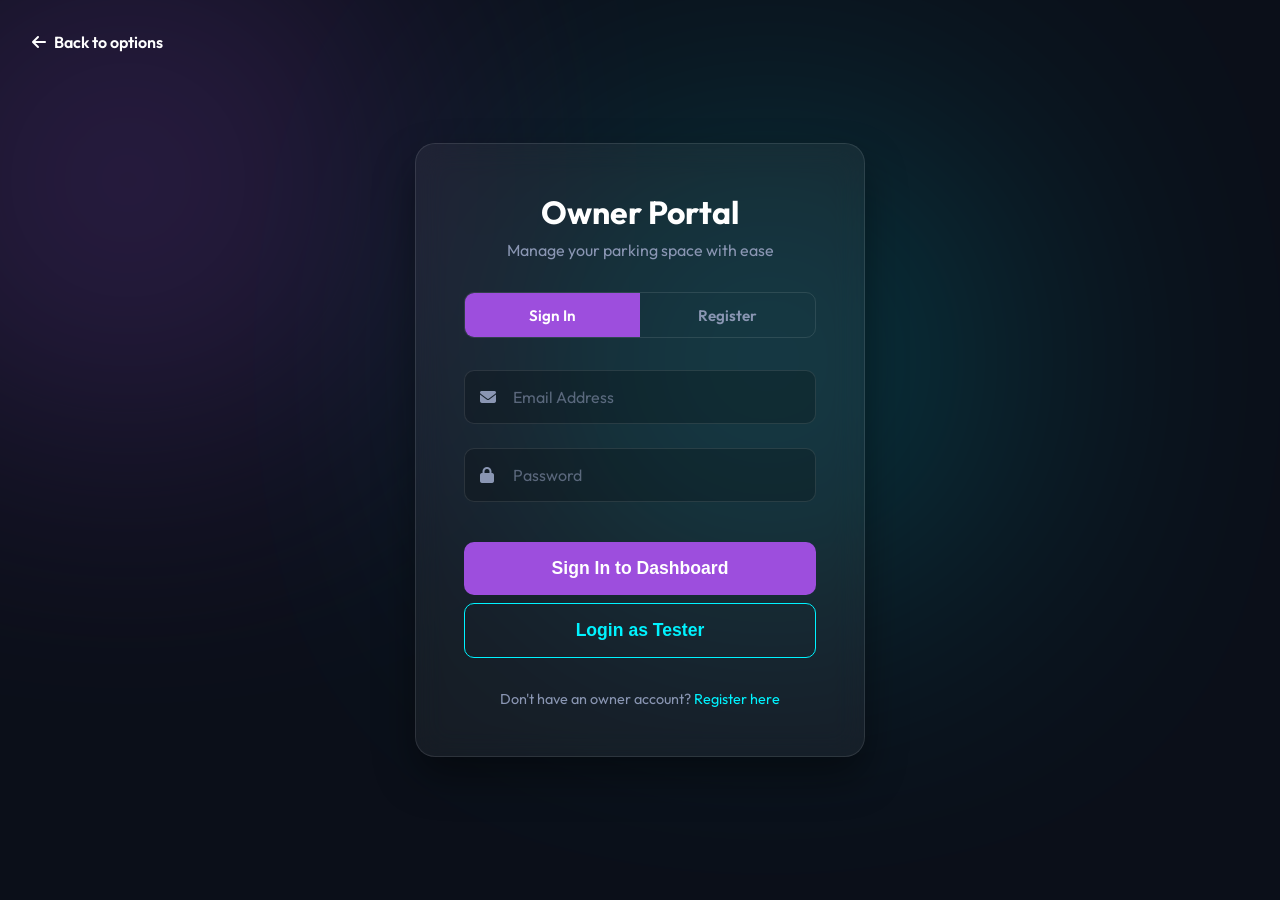
<file: owner-edit.html>
<!DOCTYPE html>
<html lang="en">
<head>
    <meta charset="UTF-8">
    <meta name="viewport" content="width=device-width, initial-scale=1.0">
    <title>Edit Parking Settings - parkNgo</title>
    <link rel="stylesheet" href="assets/css/styles.css">
    <link rel="stylesheet" href="https://cdnjs.cloudflare.com/ajax/libs/font-awesome/6.4.0/css/all.min.css">
    <style>
        body {
            margin: 0;
            padding: 0;
            background: var(--primary-color);
            min-height: 100vh;
            overflow-x: hidden;
        }

        /* ========== TOP BAR ========== */
        .edit-topbar {
            display: flex;
            justify-content: space-between;
            align-items: center;
            padding: 1.5rem 3rem;
            border-bottom: 1px solid rgba(255, 255, 255, 0.06);
            background: rgba(11, 15, 25, 0.6);
            backdrop-filter: blur(10px);
            position: sticky;
            top: 0;
            z-index: 100;
        }
        .topbar-left {
            display: flex;
            align-items: center;
            gap: 1.5rem;
        }
        .png-logo {
            font-size: 1.6rem;
            font-weight: 800;
            color: var(--text-light);
            text-decoration: none;
        }
        .png-logo span { color: var(--accent-cyan); }
        .back-dashboard {
            color: var(--text-muted);
            text-decoration: none;
            font-weight: 600;
            font-size: 0.9rem;
            display: flex;
            align-items: center;
            gap: 0.4rem;
            transition: color 0.3s ease;
        }
        .back-dashboard:hover { color: var(--accent-cyan); }
        .topbar-user {
            display: flex;
            align-items: center;
            gap: 0.6rem;
            color: var(--text-muted);
            font-size: 0.9rem;
        }
        .topbar-user i {
            color: var(--accent-purple);
            font-size: 1.1rem;
        }

        /* ========== MAIN WRAPPER ========== */
        .edit-wrapper {
            max-width: 680px;
            margin: 0 auto;
            padding: 3rem 2rem 5rem;
        }

        .page-header {
            margin-bottom: 2.5rem;
        }
        .page-header h1 {
            font-size: 2rem;
            font-weight: 800;
            color: var(--text-light);
            margin-bottom: 0.4rem;
        }
        .page-header p {
            color: var(--text-muted);
            line-height: 1.5;
        }

        /* ========== SETTINGS SECTIONS ========== */
        .settings-section {
            background: rgba(255, 255, 255, 0.04);
            border: 1px solid rgba(255, 255, 255, 0.08);
            backdrop-filter: blur(15px);
            border-radius: 16px;
            padding: 2rem;
            margin-bottom: 1.5rem;
            transition: border-color 0.3s ease;
        }
        .settings-section:hover {
            border-color: rgba(255, 255, 255, 0.15);
        }
        .section-title {
            font-size: 1.1rem;
            font-weight: 700;
            color: var(--text-light);
            margin-bottom: 0.3rem;
            display: flex;
            align-items: center;
            gap: 0.6rem;
        }
        .section-title i {
            color: var(--accent-purple);
            font-size: 1rem;
        }
        .section-desc {
            color: var(--text-muted);
            font-size: 0.85rem;
            margin-bottom: 1.5rem;
        }

        /* ========== FORM FIELDS ========== */
        .field {
            margin-bottom: 1.3rem;
        }
        .field:last-child { margin-bottom: 0; }
        .field label {
            display: block;
            font-weight: 600;
            font-size: 0.9rem;
            margin-bottom: 0.4rem;
            color: var(--text-light);
        }
        .field label .hint {
            font-weight: 400;
            color: var(--text-muted);
            font-size: 0.8rem;
        }
        .field input[type="text"],
        .field input[type="number"] {
            width: 100%;
            padding: 0.85rem 1rem;
            background: rgba(0, 0, 0, 0.25);
            border: 1px solid rgba(255, 255, 255, 0.1);
            border-radius: 10px;
            color: var(--text-light);
            font-family: inherit;
            font-size: 1rem;
            transition: border-color 0.3s ease, box-shadow 0.3s ease;
        }
        .field input:focus {
            outline: none;
            border-color: var(--accent-purple);
            box-shadow: 0 0 10px rgba(157, 78, 221, 0.25);
        }

        /* Toggle */
        .toggle-group {
            display: flex;
            border-radius: 10px;
            overflow: hidden;
            border: 1px solid rgba(255, 255, 255, 0.1);
            margin-bottom: 1rem;
        }
        .toggle-option {
            flex: 1;
            padding: 0.65rem;
            text-align: center;
            font-weight: 600;
            font-size: 0.85rem;
            cursor: pointer;
            background: transparent;
            color: var(--text-muted);
            border: none;
            font-family: inherit;
            transition: all 0.3s ease;
        }
        .toggle-option.active {
            background: var(--accent-purple);
            color: var(--text-light);
        }
        .toggle-option:not(.active):hover {
            background: rgba(255, 255, 255, 0.05);
        }

        /* Info box */
        .info-box {
            display: flex;
            align-items: center;
            gap: 0.8rem;
            background: rgba(0, 243, 255, 0.06);
            border: 1px solid rgba(0, 243, 255, 0.15);
            border-radius: 10px;
            padding: 0.9rem;
            margin-top: 0.7rem;
        }
        .info-box i {
            color: var(--accent-cyan);
            font-size: 1rem;
        }
        .info-box span {
            color: var(--accent-cyan);
            font-weight: 600;
            font-size: 0.85rem;
        }

        /* Cab Price Row */
        .cab-price-row {
            display: flex;
            justify-content: space-between;
            align-items: center;
            padding: 1rem;
            background: rgba(0, 255, 136, 0.04);
            border: 1px solid rgba(0, 255, 136, 0.15);
            border-radius: 10px;
            margin-top: 0.8rem;
        }
        .cab-price-row .label {
            font-weight: 600;
            font-size: 0.95rem;
        }
        .cab-price-row .value {
            font-weight: 800;
            font-size: 1.1rem;
            color: #00ff88;
        }
        .discount-badge {
            font-size: 0.65rem;
            background: rgba(0, 255, 136, 0.15);
            color: #00ff88;
            padding: 0.15rem 0.5rem;
            border-radius: 20px;
            font-weight: 700;
            margin-left: 0.4rem;
        }

        /* ========== BUTTONS ========== */
        .btn-row {
            display: flex;
            gap: 1rem;
            margin-top: 2rem;
        }
        .btn-update {
            flex: 1;
            padding: 1rem;
            background: var(--accent-purple);
            color: var(--text-light);
            border: none;
            border-radius: 10px;
            font-size: 1rem;
            font-weight: 700;
            font-family: inherit;
            cursor: pointer;
            transition: all 0.3s ease;
            display: flex;
            align-items: center;
            justify-content: center;
            gap: 0.5rem;
        }
        .btn-update:hover {
            background: #843bba;
            transform: translateY(-2px);
            box-shadow: 0 8px 20px rgba(157, 78, 221, 0.3);
        }
        .btn-update:disabled {
            opacity: 0.5;
            cursor: not-allowed;
            transform: none;
        }
        .btn-cancel {
            padding: 1rem 2rem;
            background: transparent;
            border: 1px solid rgba(255, 255, 255, 0.2);
            color: var(--text-light);
            border-radius: 10px;
            font-size: 1rem;
            font-weight: 600;
            font-family: inherit;
            cursor: pointer;
            text-decoration: none;
            text-align: center;
            transition: all 0.3s ease;
        }
        .btn-cancel:hover {
            background: rgba(255, 255, 255, 0.08);
            border-color: var(--text-light);
        }

        /* ========== TOAST ========== */
        .toast {
            position: fixed;
            top: 2rem;
            right: 2rem;
            padding: 1rem 1.5rem;
            border-radius: 10px;
            font-weight: 600;
            font-family: inherit;
            z-index: 9999;
            transform: translateX(120%);
            transition: transform 0.4s cubic-bezier(0.175, 0.885, 0.32, 1.275);
            max-width: 380px;
            display: flex;
            align-items: center;
            gap: 0.8rem;
            backdrop-filter: blur(10px);
        }
        .toast.show { transform: translateX(0); }
        .toast-error {
            background: rgba(255, 50, 50, 0.15);
            border: 1px solid rgba(255, 50, 50, 0.4);
            color: #ff6b6b;
        }
        .toast-success {
            background: rgba(0, 255, 136, 0.1);
            border: 1px solid rgba(0, 255, 136, 0.3);
            color: #00ff88;
        }

        .spinner {
            display: inline-block;
            width: 18px;
            height: 18px;
            border: 2px solid rgba(255,255,255,0.3);
            border-top-color: #fff;
            border-radius: 50%;
            animation: spin 0.6s linear infinite;
            vertical-align: middle;
        }
        @keyframes spin { to { transform: rotate(360deg); } }

        /* Glow */
        .bg-glow {
            position: fixed;
            width: 400px;
            height: 400px;
            filter: blur(150px);
            border-radius: 50%;
            pointer-events: none;
            z-index: 0;
        }

        @media (max-width: 600px) {
            .edit-wrapper { padding: 2rem 1rem 3rem; }
            .settings-section { padding: 1.5rem; }
            .edit-topbar { padding: 1rem 1.5rem; }
            .topbar-left { gap: 1rem; }
        }
    </style>
</head>
<body>
    <!-- Background glow -->
    <div class="bg-glow" style="background: var(--accent-purple); top: -10%; right: -5%; opacity: 0.2;"></div>
    <div class="bg-glow" style="background: var(--accent-cyan); bottom: -15%; left: -10%; opacity: 0.12;"></div>

    <div id="toast" class="toast"></div>

    <!-- Top bar -->
    <div class="edit-topbar">
        <div class="topbar-left">
            <a href="owner-dashboard.html" class="png-logo">P<span>n</span>G</a>
            <a href="owner-dashboard.html" class="back-dashboard"><i class="fa-solid fa-arrow-left"></i> Dashboard</a>
        </div>
        <div class="topbar-user">
            <i class="fa-solid fa-circle-user"></i>
            <span id="userEmail">owner@email.com</span>
        </div>
    </div>

    <div class="edit-wrapper">
        <div class="page-header">
            <h1><i class="fa-solid fa-gear" style="color: var(--accent-purple);"></i> Edit Settings</h1>
            <p>Update your parking space configuration. Changes are saved instantly.</p>
        </div>

        <!-- SECTION: Space Info -->
        <div class="settings-section">
            <div class="section-title"><i class="fa-solid fa-warehouse"></i> Parking Space</div>
            <p class="section-desc">Update the name and total capacity of your parking area.</p>
            <div class="field">
                <label>Parking Space Name</label>
                <input type="text" id="parkingName">
            </div>
            <div class="field">
                <label>Total Number of Slots</label>
                <input type="number" id="totalSlots" min="1" oninput="updateReservedInfo()">
            </div>
        </div>

        <!-- SECTION: Reserved Slots -->
        <div class="settings-section">
            <div class="section-title"><i class="fa-solid fa-bookmark"></i> Reserved Slots</div>
            <p class="section-desc">Adjust the number of slots reserved for pre-booked customers.</p>

            <div class="toggle-group">
                <button class="toggle-option active" id="togglePercent" onclick="setReservedMode('percentage')">
                    <i class="fa-solid fa-percent"></i> Percentage
                </button>
                <button class="toggle-option" id="toggleAmount" onclick="setReservedMode('amount')">
                    <i class="fa-solid fa-hashtag"></i> Fixed Number
                </button>
            </div>
            <div class="field">
                <label id="reservedLabel">Reserved Slots (%)</label>
                <input type="number" id="reservedValue" min="0" oninput="updateReservedInfo()">
            </div>
            <div class="info-box">
                <i class="fa-solid fa-circle-info"></i>
                <span id="reservedInfoText">-</span>
            </div>
        </div>

        <!-- SECTION: Pricing -->
        <div class="settings-section">
            <div class="section-title"><i class="fa-solid fa-indian-rupee-sign"></i> Pricing</div>
            <p class="section-desc">Update per-hour rates. Cab driver price auto-updates at 20% discount.</p>
            <div class="field">
                <label>On-Spot Hourly Price <span class="hint">(₹ / hr)</span></label>
                <input type="number" id="onSpotPrice" min="0" step="0.01" oninput="updateCabPrice()">
            </div>
            <div class="field">
                <label>Reserved Hourly Price <span class="hint">(₹ / hr)</span></label>
                <input type="number" id="reservedPrice" min="0" step="0.01">
            </div>
            <div class="cab-price-row">
                <div>
                    <span class="label">Cab Driver Price</span>
                    <span class="discount-badge">20% OFF</span>
                </div>
                <span class="value" id="cabPriceDisplay">₹ 0.00 / hr</span>
            </div>
        </div>

        <!-- Save / Cancel -->
        <div class="btn-row">
            <a href="owner-dashboard.html" class="btn-cancel">Cancel</a>
            <button class="btn-update" id="updateBtn" onclick="saveSettings()">
                <i class="fa-solid fa-floppy-disk"></i> Update Settings
            </button>
        </div>
    </div>

    <script>
        // ==============================
        // SESSION CHECK
        // ==============================
        const currentOwner = sessionStorage.getItem('currentOwner');
        if (!currentOwner) {
            window.location.href = 'login-owner.html';
        }
        document.getElementById('userEmail').textContent = currentOwner || '';

        const DB_KEY = 'parkNgo_owners';
        function getOwners() { return JSON.parse(localStorage.getItem(DB_KEY) || '{}'); }
        function saveOwners(o) { localStorage.setItem(DB_KEY, JSON.stringify(o)); }

        let reservedMode = 'percentage';

        // ==============================
        // LOAD CURRENT SETTINGS
        // ==============================
        function loadSettings() {
            const owners = getOwners();
            const owner = owners[currentOwner];
            if (!owner || !owner.settings) {
                showToast('No settings found. Redirecting to setup...');
                setTimeout(() => window.location.href = 'owner-setup.html', 1500);
                return;
            }

            const s = owner.settings;
            document.getElementById('parkingName').value = s.parkingName || '';
            document.getElementById('totalSlots').value = s.totalSlots || '';
            document.getElementById('reservedValue').value = s.reservedValue || '';
            document.getElementById('onSpotPrice').value = s.onSpotPrice || '';
            document.getElementById('reservedPrice').value = s.reservedPrice || '';

            reservedMode = s.reservedMode || 'percentage';
            setReservedMode(reservedMode);
            updateCabPrice();
            updateReservedInfo();
        }

        // ==============================
        // RESERVED MODE
        // ==============================
        function setReservedMode(mode) {
            reservedMode = mode;
            document.getElementById('togglePercent').classList.toggle('active', mode === 'percentage');
            document.getElementById('toggleAmount').classList.toggle('active', mode === 'amount');
            document.getElementById('reservedLabel').textContent = mode === 'percentage' ? 'Reserved Slots (%)' : 'Reserved Slots (Fixed Number)';
            updateReservedInfo();
        }

        function updateReservedInfo() {
            const val = parseFloat(document.getElementById('reservedValue').value);
            const total = parseInt(document.getElementById('totalSlots').value) || 0;
            const infoText = document.getElementById('reservedInfoText');

            if (isNaN(val) || val < 0) {
                infoText.textContent = 'Enter a value to see computed slots';
                return;
            }
            if (reservedMode === 'percentage') {
                const computed = Math.round((val / 100) * total);
                infoText.textContent = `${val}% of ${total} total = ${computed} reserved, ${total - computed} on-spot`;
            } else {
                const pct = total > 0 ? ((val / total) * 100).toFixed(1) : 0;
                infoText.textContent = `${val} reserved / ${total} total = ${pct}% reserved, ${total - val} on-spot`;
            }
        }

        function getComputedReservedSlots() {
            const val = parseFloat(document.getElementById('reservedValue').value) || 0;
            const total = parseInt(document.getElementById('totalSlots').value) || 0;
            if (reservedMode === 'percentage') return Math.round((val / 100) * total);
            return Math.min(parseInt(val), total);
        }

        function updateCabPrice() {
            const onSpot = parseFloat(document.getElementById('onSpotPrice').value) || 0;
            document.getElementById('cabPriceDisplay').textContent = `₹ ${(onSpot * 0.80).toFixed(2)} / hr`;
        }

        // ==============================
        // SAVE
        // ==============================
        async function saveSettings() {
            const name = document.getElementById('parkingName').value.trim();
            const total = parseInt(document.getElementById('totalSlots').value);
            const resVal = parseFloat(document.getElementById('reservedValue').value);
            const onSpot = parseFloat(document.getElementById('onSpotPrice').value);
            const reserved = parseFloat(document.getElementById('reservedPrice').value);

            if (!name) { showToast('Please enter a parking space name.'); return; }
            if (!total || total < 1) { showToast('Enter a valid number of total slots.'); return; }
            if (isNaN(resVal) || resVal < 0) { showToast('Enter a valid reserved value.'); return; }
            if (reservedMode === 'percentage' && resVal > 100) { showToast('Percentage cannot exceed 100%.'); return; }
            if (reservedMode === 'amount' && resVal > total) { showToast('Reserved slots cannot exceed total.'); return; }
            if (isNaN(onSpot) || onSpot < 0) { showToast('Enter a valid on-spot price.'); return; }
            if (isNaN(reserved) || reserved < 0) { showToast('Enter a valid reserved price.'); return; }

            const btn = document.getElementById('updateBtn');
            btn.disabled = true;
            btn.innerHTML = '<span class="spinner"></span> Saving...';

            await new Promise(r => setTimeout(r, 700));

            const owners = getOwners();
            owners[currentOwner].settings = {
                parkingName: name,
                totalSlots: total,
                reservedMode: reservedMode,
                reservedValue: resVal,
                reservedSlots: getComputedReservedSlots(),
                onSpotPrice: onSpot,
                reservedPrice: reserved,
                cabDriverPrice: parseFloat((onSpot * 0.80).toFixed(2))
            };
            saveOwners(owners);

            showToast('Settings updated successfully!', 'success');
            btn.disabled = false;
            btn.innerHTML = '<i class="fa-solid fa-floppy-disk"></i> Update Settings';

            setTimeout(() => window.location.href = 'owner-dashboard.html', 1200);
        }

        // ==============================
        // TOAST
        // ==============================
        function showToast(msg, type = 'error') {
            const toast = document.getElementById('toast');
            const icon = type === 'error' ? '<i class="fa-solid fa-circle-exclamation"></i>'
                                          : '<i class="fa-solid fa-circle-check"></i>';
            toast.className = `toast toast-${type}`;
            toast.innerHTML = `${icon} ${msg}`;
            void toast.offsetWidth;
            toast.classList.add('show');
            setTimeout(() => toast.classList.remove('show'), 3500);
        }

        // Init
        loadSettings();
    </script>
</body>
</html>
</file>
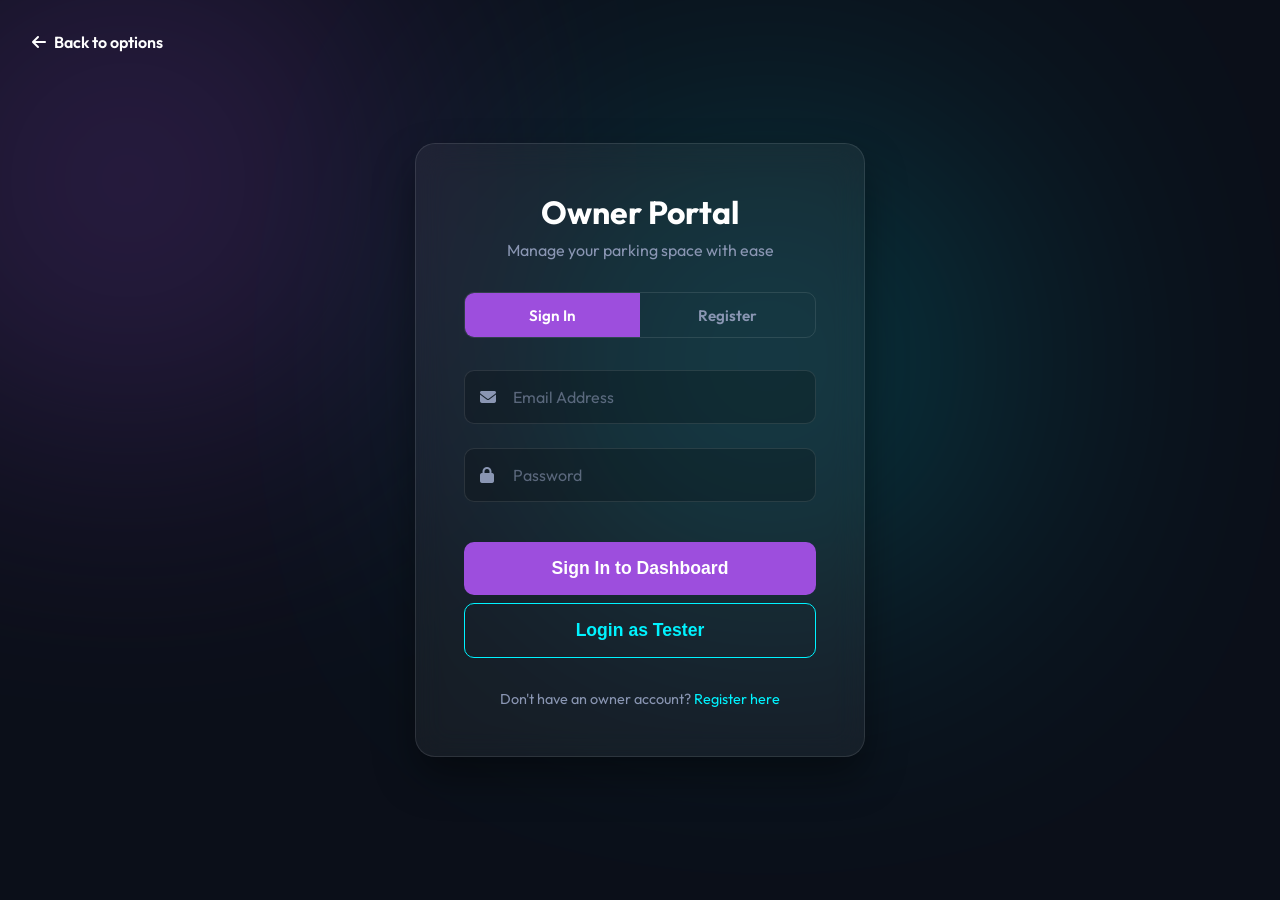
<file: owner-setup.html>
<!DOCTYPE html>
<html lang="en">
<head>
    <meta charset="UTF-8">
    <meta name="viewport" content="width=device-width, initial-scale=1.0">
    <title>Setup Your Parking Space - parkNgo</title>
    <link rel="stylesheet" href="assets/css/styles.css">
    <link rel="stylesheet" href="https://cdnjs.cloudflare.com/ajax/libs/font-awesome/6.4.0/css/all.min.css">
    <style>
        body {
            margin: 0;
            padding: 0;
            background: var(--primary-color);
            min-height: 100vh;
            overflow-x: hidden;
        }

        /* ========== TOP BAR ========== */
        .setup-topbar {
            display: flex;
            justify-content: space-between;
            align-items: center;
            padding: 1.5rem 3rem;
            border-bottom: 1px solid rgba(255, 255, 255, 0.06);
            background: rgba(11, 15, 25, 0.6);
            backdrop-filter: blur(10px);
            position: sticky;
            top: 0;
            z-index: 100;
        }
        .png-logo {
            font-size: 1.6rem;
            font-weight: 800;
            color: var(--text-light);
            text-decoration: none;
        }
        .png-logo span { color: var(--accent-cyan); }
        .topbar-user {
            display: flex;
            align-items: center;
            gap: 0.6rem;
            color: var(--text-muted);
            font-size: 0.9rem;
        }
        .topbar-user i {
            color: var(--accent-purple);
            font-size: 1.1rem;
        }

        /* ========== MAIN WRAPPER ========== */
        .setup-wrapper {
            max-width: 720px;
            margin: 0 auto;
            padding: 3rem 2rem 5rem;
        }

        /* ========== PROGRESS STEPPER ========== */
        .stepper {
            display: flex;
            justify-content: center;
            align-items: center;
            gap: 0;
            margin-bottom: 3rem;
        }
        .step-item {
            display: flex;
            align-items: center;
            gap: 0.5rem;
        }
        .step-circle {
            width: 36px;
            height: 36px;
            border-radius: 50%;
            display: flex;
            justify-content: center;
            align-items: center;
            font-weight: 700;
            font-size: 0.85rem;
            border: 2px solid rgba(255, 255, 255, 0.15);
            color: var(--text-muted);
            background: transparent;
            transition: all 0.4s ease;
        }
        .step-circle.active {
            border-color: var(--accent-purple);
            color: var(--text-light);
            background: rgba(157, 78, 221, 0.2);
            box-shadow: 0 0 15px rgba(157, 78, 221, 0.3);
        }
        .step-circle.done {
            border-color: #00ff88;
            background: rgba(0, 255, 136, 0.15);
            color: #00ff88;
        }
        .step-label {
            font-size: 0.8rem;
            color: var(--text-muted);
            font-weight: 600;
            transition: color 0.3s ease;
        }
        .step-item.active .step-label { color: var(--text-light); }
        .step-item.done .step-label { color: #00ff88; }
        .step-line {
            width: 60px;
            height: 2px;
            background: rgba(255, 255, 255, 0.1);
            margin: 0 0.5rem;
            transition: background 0.4s ease;
        }
        .step-line.done {
            background: linear-gradient(90deg, #00ff88, var(--accent-purple));
        }

        /* ========== CARDS (STEPS) ========== */
        .setup-card {
            background: rgba(255, 255, 255, 0.04);
            border: 1px solid rgba(255, 255, 255, 0.08);
            backdrop-filter: blur(15px);
            border-radius: 20px;
            padding: 2.5rem;
            box-shadow: 0 15px 40px rgba(0, 0, 0, 0.3);
            display: none;
            animation: fadeSlideIn 0.45s ease;
        }
        .setup-card.active { display: block; }

        @keyframes fadeSlideIn {
            from { opacity: 0; transform: translateY(15px); }
            to   { opacity: 1; transform: translateY(0); }
        }

        .card-title {
            font-size: 1.5rem;
            font-weight: 800;
            margin-bottom: 0.4rem;
            color: var(--text-light);
        }
        .card-subtitle {
            color: var(--text-muted);
            margin-bottom: 2rem;
            font-size: 0.95rem;
            line-height: 1.5;
        }

        /* ========== FORM FIELDS ========== */
        .field {
            margin-bottom: 1.5rem;
        }
        .field label {
            display: block;
            font-weight: 600;
            font-size: 0.9rem;
            margin-bottom: 0.5rem;
            color: var(--text-light);
        }
        .field label .hint {
            font-weight: 400;
            color: var(--text-muted);
            font-size: 0.8rem;
        }
        .field input[type="text"],
        .field input[type="number"] {
            width: 100%;
            padding: 0.9rem 1rem;
            background: rgba(0, 0, 0, 0.25);
            border: 1px solid rgba(255, 255, 255, 0.1);
            border-radius: 10px;
            color: var(--text-light);
            font-family: inherit;
            font-size: 1rem;
            transition: border-color 0.3s ease, box-shadow 0.3s ease;
        }
        .field input:focus {
            outline: none;
            border-color: var(--accent-purple);
            box-shadow: 0 0 10px rgba(157, 78, 221, 0.25);
        }
        .field input::placeholder {
            color: rgba(138, 150, 179, 0.5);
        }

        /* Toggle switch for percentage / amount */
        .toggle-group {
            display: flex;
            border-radius: 10px;
            overflow: hidden;
            border: 1px solid rgba(255, 255, 255, 0.1);
            margin-bottom: 1rem;
        }
        .toggle-option {
            flex: 1;
            padding: 0.7rem;
            text-align: center;
            font-weight: 600;
            font-size: 0.9rem;
            cursor: pointer;
            background: transparent;
            color: var(--text-muted);
            border: none;
            font-family: inherit;
            transition: all 0.3s ease;
        }
        .toggle-option.active {
            background: var(--accent-purple);
            color: var(--text-light);
        }
        .toggle-option:not(.active):hover {
            background: rgba(255, 255, 255, 0.05);
        }

        /* Computed info box */
        .info-box {
            display: flex;
            align-items: center;
            gap: 0.8rem;
            background: rgba(0, 243, 255, 0.06);
            border: 1px solid rgba(0, 243, 255, 0.15);
            border-radius: 10px;
            padding: 1rem;
            margin-top: 0.8rem;
        }
        .info-box i {
            color: var(--accent-cyan);
            font-size: 1.1rem;
        }
        .info-box span {
            color: var(--accent-cyan);
            font-weight: 600;
            font-size: 0.9rem;
        }

        /* Pricing display */
        .price-row {
            display: flex;
            justify-content: space-between;
            align-items: center;
            padding: 1rem;
            background: rgba(255, 255, 255, 0.03);
            border-radius: 10px;
            margin-bottom: 0.8rem;
            border: 1px solid rgba(255, 255, 255, 0.06);
        }
        .price-row .price-label {
            font-weight: 600;
            font-size: 0.95rem;
        }
        .price-row .price-value {
            font-weight: 800;
            font-size: 1.1rem;
            color: var(--accent-cyan);
        }
        .price-row.discount {
            border-color: rgba(0, 255, 136, 0.2);
            background: rgba(0, 255, 136, 0.04);
        }
        .price-row.discount .price-value {
            color: #00ff88;
        }
        .discount-badge {
            font-size: 0.7rem;
            background: rgba(0, 255, 136, 0.15);
            color: #00ff88;
            padding: 0.2rem 0.6rem;
            border-radius: 20px;
            font-weight: 700;
            margin-left: 0.5rem;
        }

        /* ========== BUTTONS ========== */
        .btn-row {
            display: flex;
            justify-content: space-between;
            gap: 1rem;
            margin-top: 2rem;
        }
        .btn-next, .btn-prev, .btn-finish {
            padding: 0.9rem 2rem;
            border-radius: 10px;
            font-weight: 700;
            font-size: 1rem;
            font-family: inherit;
            cursor: pointer;
            transition: all 0.3s ease;
            border: none;
            display: flex;
            align-items: center;
            gap: 0.5rem;
        }
        .btn-next {
            background: var(--accent-purple);
            color: var(--text-light);
            margin-left: auto;
        }
        .btn-next:hover {
            background: #843bba;
            transform: translateY(-2px);
            box-shadow: 0 8px 20px rgba(157, 78, 221, 0.3);
        }
        .btn-prev {
            background: transparent;
            border: 1px solid rgba(255, 255, 255, 0.2);
            color: var(--text-light);
        }
        .btn-prev:hover {
            background: rgba(255, 255, 255, 0.08);
            border-color: var(--text-light);
        }
        .btn-finish {
            background: linear-gradient(135deg, #00ff88, var(--accent-cyan));
            color: var(--primary-color);
            margin-left: auto;
        }
        .btn-finish:hover {
            transform: translateY(-2px);
            box-shadow: 0 8px 20px rgba(0, 255, 136, 0.3);
        }
        .btn-finish:disabled,
        .btn-next:disabled {
            opacity: 0.5;
            cursor: not-allowed;
            transform: none;
        }

        /* ========== SUMMARY PANEL ========== */
        .summary-grid {
            display: grid;
            grid-template-columns: 1fr 1fr;
            gap: 1rem;
        }
        .summary-item {
            background: rgba(255, 255, 255, 0.04);
            border: 1px solid rgba(255, 255, 255, 0.08);
            border-radius: 12px;
            padding: 1.2rem;
        }
        .summary-item .s-label {
            font-size: 0.8rem;
            color: var(--text-muted);
            margin-bottom: 0.3rem;
        }
        .summary-item .s-value {
            font-size: 1.15rem;
            font-weight: 700;
            color: var(--text-light);
        }
        .summary-item.highlight .s-value { color: var(--accent-cyan); }
        .summary-item.green .s-value { color: #00ff88; }

        /* ========== TOAST ========== */
        .toast {
            position: fixed;
            top: 2rem;
            right: 2rem;
            padding: 1rem 1.5rem;
            border-radius: 10px;
            font-weight: 600;
            font-family: inherit;
            z-index: 9999;
            transform: translateX(120%);
            transition: transform 0.4s cubic-bezier(0.175, 0.885, 0.32, 1.275);
            max-width: 380px;
            display: flex;
            align-items: center;
            gap: 0.8rem;
            backdrop-filter: blur(10px);
        }
        .toast.show { transform: translateX(0); }
        .toast-error {
            background: rgba(255, 50, 50, 0.15);
            border: 1px solid rgba(255, 50, 50, 0.4);
            color: #ff6b6b;
        }
        .toast-success {
            background: rgba(0, 255, 136, 0.1);
            border: 1px solid rgba(0, 255, 136, 0.3);
            color: #00ff88;
        }

        /* Spinner */
        .spinner {
            display: inline-block;
            width: 18px;
            height: 18px;
            border: 2px solid rgba(255,255,255,0.3);
            border-top-color: #fff;
            border-radius: 50%;
            animation: spin 0.6s linear infinite;
            vertical-align: middle;
        }
        @keyframes spin { to { transform: rotate(360deg); } }

        /* Glow circles */
        .bg-glow {
            position: fixed;
            width: 400px;
            height: 400px;
            filter: blur(150px);
            border-radius: 50%;
            pointer-events: none;
            z-index: 0;
        }

        /* Responsive */
        @media (max-width: 600px) {
            .setup-wrapper { padding: 2rem 1rem 3rem; }
            .setup-card { padding: 1.8rem; }
            .summary-grid { grid-template-columns: 1fr; }
            .stepper { gap: 0; }
            .step-label { display: none; }
            .step-line { width: 30px; }
            .setup-topbar { padding: 1rem 1.5rem; }
        }
    </style>
</head>
<body>
    <!-- Background glow -->
    <div class="bg-glow" style="background: var(--accent-purple); top: -10%; left: -5%; opacity: 0.25;"></div>
    <div class="bg-glow" style="background: var(--accent-cyan); bottom: -15%; right: -10%; opacity: 0.15;"></div>

    <!-- Toast -->
    <div id="toast" class="toast"></div>

    <!-- Top bar -->
    <div class="setup-topbar">
        <a href="index.html" class="png-logo">P<span>n</span>G</a>
        <div class="topbar-user">
            <i class="fa-solid fa-circle-user"></i>
            <span id="userEmail">owner@email.com</span>
        </div>
    </div>

    <!-- Main content -->
    <div class="setup-wrapper">

        <!-- Progress Stepper -->
        <div class="stepper">
            <div class="step-item active" id="stepItem1">
                <div class="step-circle active" id="stepCircle1">1</div>
                <span class="step-label">Space</span>
            </div>
            <div class="step-line" id="stepLine1"></div>
            <div class="step-item" id="stepItem2">
                <div class="step-circle" id="stepCircle2">2</div>
                <span class="step-label">Slots</span>
            </div>
            <div class="step-line" id="stepLine2"></div>
            <div class="step-item" id="stepItem3">
                <div class="step-circle" id="stepCircle3">3</div>
                <span class="step-label">Pricing</span>
            </div>
            <div class="step-line" id="stepLine3"></div>
            <div class="step-item" id="stepItem4">
                <div class="step-circle" id="stepCircle4"><i class="fa-solid fa-check" style="font-size: 0.75rem;"></i></div>
                <span class="step-label">Confirm</span>
            </div>
        </div>

        <!-- =============== STEP 1: PARKING SPACE =============== -->
        <div class="setup-card active" id="step1">
            <h2 class="card-title">Name Your Parking Space</h2>
            <p class="card-subtitle">Give your parking area a recognizable name and enter the total number of parking slots available.</p>
            <div class="field">
                <label>Parking Space Name</label>
                <input type="text" id="parkingName" placeholder="e.g. Downtown Parking Hub" required>
            </div>
            <div class="field">
                <label>Total Number of Slots</label>
                <input type="number" id="totalSlots" placeholder="e.g. 50" min="1" required>
            </div>
            <div class="btn-row">
                <button class="btn-next" onclick="goToStep(2)">Continue <i class="fa-solid fa-arrow-right"></i></button>
            </div>
        </div>

        <!-- =============== STEP 2: RESERVED SLOTS =============== -->
        <div class="setup-card" id="step2">
            <h2 class="card-title">Reserve Your Slots</h2>
            <p class="card-subtitle">Decide how many slots to keep reserved for pre-booked customers. You can enter this as a percentage of total slots or a fixed number.</p>

            <div class="toggle-group">
                <button class="toggle-option active" id="togglePercent" onclick="setReservedMode('percentage')">
                    <i class="fa-solid fa-percent"></i> Percentage
                </button>
                <button class="toggle-option" id="toggleAmount" onclick="setReservedMode('amount')">
                    <i class="fa-solid fa-hashtag"></i> Fixed Number
                </button>
            </div>

            <div class="field">
                <label id="reservedLabel">Reserved Slots (%)</label>
                <input type="number" id="reservedValue" placeholder="e.g. 20" min="0" oninput="updateReservedInfo()">
            </div>

            <div class="info-box" id="reservedInfo">
                <i class="fa-solid fa-circle-info"></i>
                <span id="reservedInfoText">Enter a value to see computed slots</span>
            </div>

            <div class="btn-row">
                <button class="btn-prev" onclick="goToStep(1)"><i class="fa-solid fa-arrow-left"></i> Back</button>
                <button class="btn-next" onclick="goToStep(3)">Continue <i class="fa-solid fa-arrow-right"></i></button>
            </div>
        </div>

        <!-- =============== STEP 3: PRICING =============== -->
        <div class="setup-card" id="step3">
            <h2 class="card-title">Set Your Pricing</h2>
            <p class="card-subtitle">Define per-hour rates. Registered cab drivers (Ola/Uber) automatically receive a <strong>20% discount</strong> on the on-spot price.</p>

            <div class="field">
                <label>On-Spot Hourly Price <span class="hint">(₹ per hour)</span></label>
                <input type="number" id="onSpotPrice" placeholder="e.g. 40" min="0" step="0.01" oninput="updateCabPrice()">
            </div>
            <div class="field">
                <label>Reserved Hourly Price <span class="hint">(₹ per hour)</span></label>
                <input type="number" id="reservedPrice" placeholder="e.g. 60" min="0" step="0.01">
            </div>

            <div style="margin-top: 1rem;">
                <div class="price-row discount">
                    <div>
                        <span class="price-label">Cab Driver Price</span>
                        <span class="discount-badge">20% OFF</span>
                    </div>
                    <span class="price-value" id="cabPriceDisplay">₹ 0.00 / hr</span>
                </div>
            </div>

            <div class="info-box" style="margin-top: 1rem; border-color: rgba(0, 255, 136, 0.15); background: rgba(0, 255, 136, 0.04);">
                <i class="fa-solid fa-tag" style="color: #00ff88;"></i>
                <span style="color: #00ff88;">Cab driver price is auto-calculated: On-Spot × 0.80</span>
            </div>

            <div class="btn-row">
                <button class="btn-prev" onclick="goToStep(2)"><i class="fa-solid fa-arrow-left"></i> Back</button>
                <button class="btn-next" onclick="goToStep(4)">Review & Confirm <i class="fa-solid fa-arrow-right"></i></button>
            </div>
        </div>

        <!-- =============== STEP 4: CONFIRM =============== -->
        <div class="setup-card" id="step4">
            <h2 class="card-title">Review Your Setup</h2>
            <p class="card-subtitle">Double-check everything before saving. You can always change these later from your dashboard.</p>

            <div class="summary-grid" id="summaryGrid">
                <!-- Filled by JS -->
            </div>

            <div class="btn-row" style="margin-top: 2rem;">
                <button class="btn-prev" onclick="goToStep(3)"><i class="fa-solid fa-arrow-left"></i> Back</button>
                <button class="btn-finish" id="finishBtn" onclick="finishSetup()"><i class="fa-solid fa-rocket"></i> Save & Launch Dashboard</button>
            </div>
        </div>
    </div>

    <script>
        // ==============================
        // SESSION CHECK
        // ==============================
        const currentOwner = sessionStorage.getItem('currentOwner');
        if (!currentOwner) {
            window.location.href = 'login-owner.html';
        }
        document.getElementById('userEmail').textContent = currentOwner || '';

        // Check if already set up
        const DB_KEY = 'parkNgo_owners';
        function getOwners() { return JSON.parse(localStorage.getItem(DB_KEY) || '{}'); }
        function saveOwners(o) { localStorage.setItem(DB_KEY, JSON.stringify(o)); }

        (function checkSetupStatus() {
            const owners = getOwners();
            const owner = owners[currentOwner];
            if (owner && owner.setupComplete) {
                // Already set up — redirect to dashboard
                window.location.href = 'owner-dashboard.html';
            }
        })();

        // ==============================
        // STEPPER LOGIC
        // ==============================
        let currentStep = 1;
        const totalSteps = 4;
        let reservedMode = 'percentage';

        function goToStep(step) {
            // Validate current step before proceeding forward
            if (step > currentStep && !validateStep(currentStep)) return;

            // Update cards
            for (let i = 1; i <= totalSteps; i++) {
                document.getElementById('step' + i).classList.toggle('active', i === step);
            }

            // Update stepper visuals
            for (let i = 1; i <= totalSteps; i++) {
                const item = document.getElementById('stepItem' + i);
                const circle = document.getElementById('stepCircle' + i);
                item.className = 'step-item';
                circle.className = 'step-circle';

                if (i < step) {
                    item.classList.add('done');
                    circle.classList.add('done');
                    circle.innerHTML = '<i class="fa-solid fa-check" style="font-size: 0.75rem;"></i>';
                } else if (i === step) {
                    item.classList.add('active');
                    circle.classList.add('active');
                    if (i < totalSteps) circle.textContent = i;
                    else circle.innerHTML = '<i class="fa-solid fa-check" style="font-size: 0.75rem;"></i>';
                } else {
                    if (i < totalSteps) circle.textContent = i;
                    else circle.innerHTML = '<i class="fa-solid fa-check" style="font-size: 0.75rem;"></i>';
                }
            }

            // Update step lines
            for (let i = 1; i < totalSteps; i++) {
                const line = document.getElementById('stepLine' + i);
                line.classList.toggle('done', i < step);
            }

            currentStep = step;

            // If step 4 (summary), populate it
            if (step === 4) populateSummary();
        }

        function validateStep(step) {
            if (step === 1) {
                const name = document.getElementById('parkingName').value.trim();
                const slots = document.getElementById('totalSlots').value;
                if (!name) { showToast('Please enter a parking space name.'); return false; }
                if (!slots || parseInt(slots) < 1) { showToast('Enter a valid number of slots (at least 1).'); return false; }
                return true;
            }
            if (step === 2) {
                const val = document.getElementById('reservedValue').value;
                const total = parseInt(document.getElementById('totalSlots').value);
                if (!val || parseFloat(val) < 0) { showToast('Enter a valid reserved value.'); return false; }
                if (reservedMode === 'percentage' && parseFloat(val) > 100) { showToast('Percentage cannot exceed 100%.'); return false; }
                if (reservedMode === 'amount' && parseInt(val) > total) { showToast('Reserved slots cannot exceed total slots.'); return false; }
                return true;
            }
            if (step === 3) {
                const onSpot = document.getElementById('onSpotPrice').value;
                const reserved = document.getElementById('reservedPrice').value;
                if (!onSpot || parseFloat(onSpot) < 0) { showToast('Enter a valid on-spot price.'); return false; }
                if (!reserved || parseFloat(reserved) < 0) { showToast('Enter a valid reserved price.'); return false; }
                return true;
            }
            return true;
        }

        // ==============================
        // RESERVED MODE TOGGLE
        // ==============================
        function setReservedMode(mode) {
            reservedMode = mode;
            document.getElementById('togglePercent').classList.toggle('active', mode === 'percentage');
            document.getElementById('toggleAmount').classList.toggle('active', mode === 'amount');
            document.getElementById('reservedLabel').textContent = mode === 'percentage' ? 'Reserved Slots (%)' : 'Reserved Slots (Fixed Number)';
            document.getElementById('reservedValue').placeholder = mode === 'percentage' ? 'e.g. 20' : 'e.g. 10';
            updateReservedInfo();
        }

        function updateReservedInfo() {
            const val = parseFloat(document.getElementById('reservedValue').value);
            const total = parseInt(document.getElementById('totalSlots').value) || 0;
            const infoText = document.getElementById('reservedInfoText');

            if (isNaN(val) || val < 0) {
                infoText.textContent = 'Enter a value to see computed slots';
                return;
            }

            if (reservedMode === 'percentage') {
                const computed = Math.round((val / 100) * total);
                infoText.textContent = `${val}% of ${total} total slots = ${computed} reserved slots, ${total - computed} on-spot`;
            } else {
                const pct = total > 0 ? ((val / total) * 100).toFixed(1) : 0;
                infoText.textContent = `${val} reserved out of ${total} total = ${pct}% reserved, ${total - val} on-spot`;
            }
        }

        function getComputedReservedSlots() {
            const val = parseFloat(document.getElementById('reservedValue').value) || 0;
            const total = parseInt(document.getElementById('totalSlots').value) || 0;
            if (reservedMode === 'percentage') return Math.round((val / 100) * total);
            return Math.min(parseInt(val), total);
        }

        // ==============================
        // CAB DRIVER PRICE (20% OFF)
        // ==============================
        function updateCabPrice() {
            const onSpot = parseFloat(document.getElementById('onSpotPrice').value) || 0;
            const cabPrice = (onSpot * 0.80).toFixed(2);
            document.getElementById('cabPriceDisplay').textContent = `₹ ${cabPrice} / hr`;
        }

        // ==============================
        // SUMMARY
        // ==============================
        function populateSummary() {
            const name = document.getElementById('parkingName').value.trim();
            const total = parseInt(document.getElementById('totalSlots').value);
            const resSlots = getComputedReservedSlots();
            const onSpot = parseFloat(document.getElementById('onSpotPrice').value);
            const reserved = parseFloat(document.getElementById('reservedPrice').value);
            const cab = (onSpot * 0.80).toFixed(2);

            document.getElementById('summaryGrid').innerHTML = `
                <div class="summary-item">
                    <div class="s-label">Parking Name</div>
                    <div class="s-value">${name}</div>
                </div>
                <div class="summary-item highlight">
                    <div class="s-label">Total Slots</div>
                    <div class="s-value">${total}</div>
                </div>
                <div class="summary-item">
                    <div class="s-label">Reserved Slots</div>
                    <div class="s-value">${resSlots} <span style="font-size: 0.75rem; color: var(--text-muted);">(${reservedMode === 'percentage' ? document.getElementById('reservedValue').value + '%' : 'fixed'})</span></div>
                </div>
                <div class="summary-item">
                    <div class="s-label">On-Spot Slots</div>
                    <div class="s-value">${total - resSlots}</div>
                </div>
                <div class="summary-item highlight">
                    <div class="s-label">On-Spot Price</div>
                    <div class="s-value">₹ ${onSpot.toFixed(2)} / hr</div>
                </div>
                <div class="summary-item highlight">
                    <div class="s-label">Reserved Price</div>
                    <div class="s-value">₹ ${reserved.toFixed(2)} / hr</div>
                </div>
                <div class="summary-item green">
                    <div class="s-label">Cab Driver Price <span class="discount-badge">20% OFF</span></div>
                    <div class="s-value">₹ ${cab} / hr</div>
                </div>
            `;
        }

        // ==============================
        // FINISH & SAVE
        // ==============================
        async function finishSetup() {
            const btn = document.getElementById('finishBtn');
            btn.disabled = true;
            btn.innerHTML = '<span class="spinner"></span> Saving...';

            await new Promise(r => setTimeout(r, 800));

            const settings = {
                parkingName: document.getElementById('parkingName').value.trim(),
                totalSlots: parseInt(document.getElementById('totalSlots').value),
                reservedMode: reservedMode,
                reservedValue: parseFloat(document.getElementById('reservedValue').value),
                reservedSlots: getComputedReservedSlots(),
                onSpotPrice: parseFloat(document.getElementById('onSpotPrice').value),
                reservedPrice: parseFloat(document.getElementById('reservedPrice').value),
                cabDriverPrice: parseFloat((parseFloat(document.getElementById('onSpotPrice').value) * 0.80).toFixed(2))
            };

            const owners = getOwners();
            if (owners[currentOwner]) {
                owners[currentOwner].setupComplete = true;
                owners[currentOwner].settings = settings;
            }
            saveOwners(owners);

            showToast('Setup complete! Launching your dashboard...', 'success');
            await new Promise(r => setTimeout(r, 1000));
            window.location.href = 'owner-dashboard.html';
        }

        // ==============================
        // TOAST
        // ==============================
        function showToast(msg, type = 'error') {
            const toast = document.getElementById('toast');
            const icon = type === 'error' ? '<i class="fa-solid fa-circle-exclamation"></i>'
                                          : '<i class="fa-solid fa-circle-check"></i>';
            toast.className = `toast toast-${type}`;
            toast.innerHTML = `${icon} ${msg}`;
            void toast.offsetWidth;
            toast.classList.add('show');
            setTimeout(() => toast.classList.remove('show'), 3500);
        }
    </script>
</body>
</html>
</file>
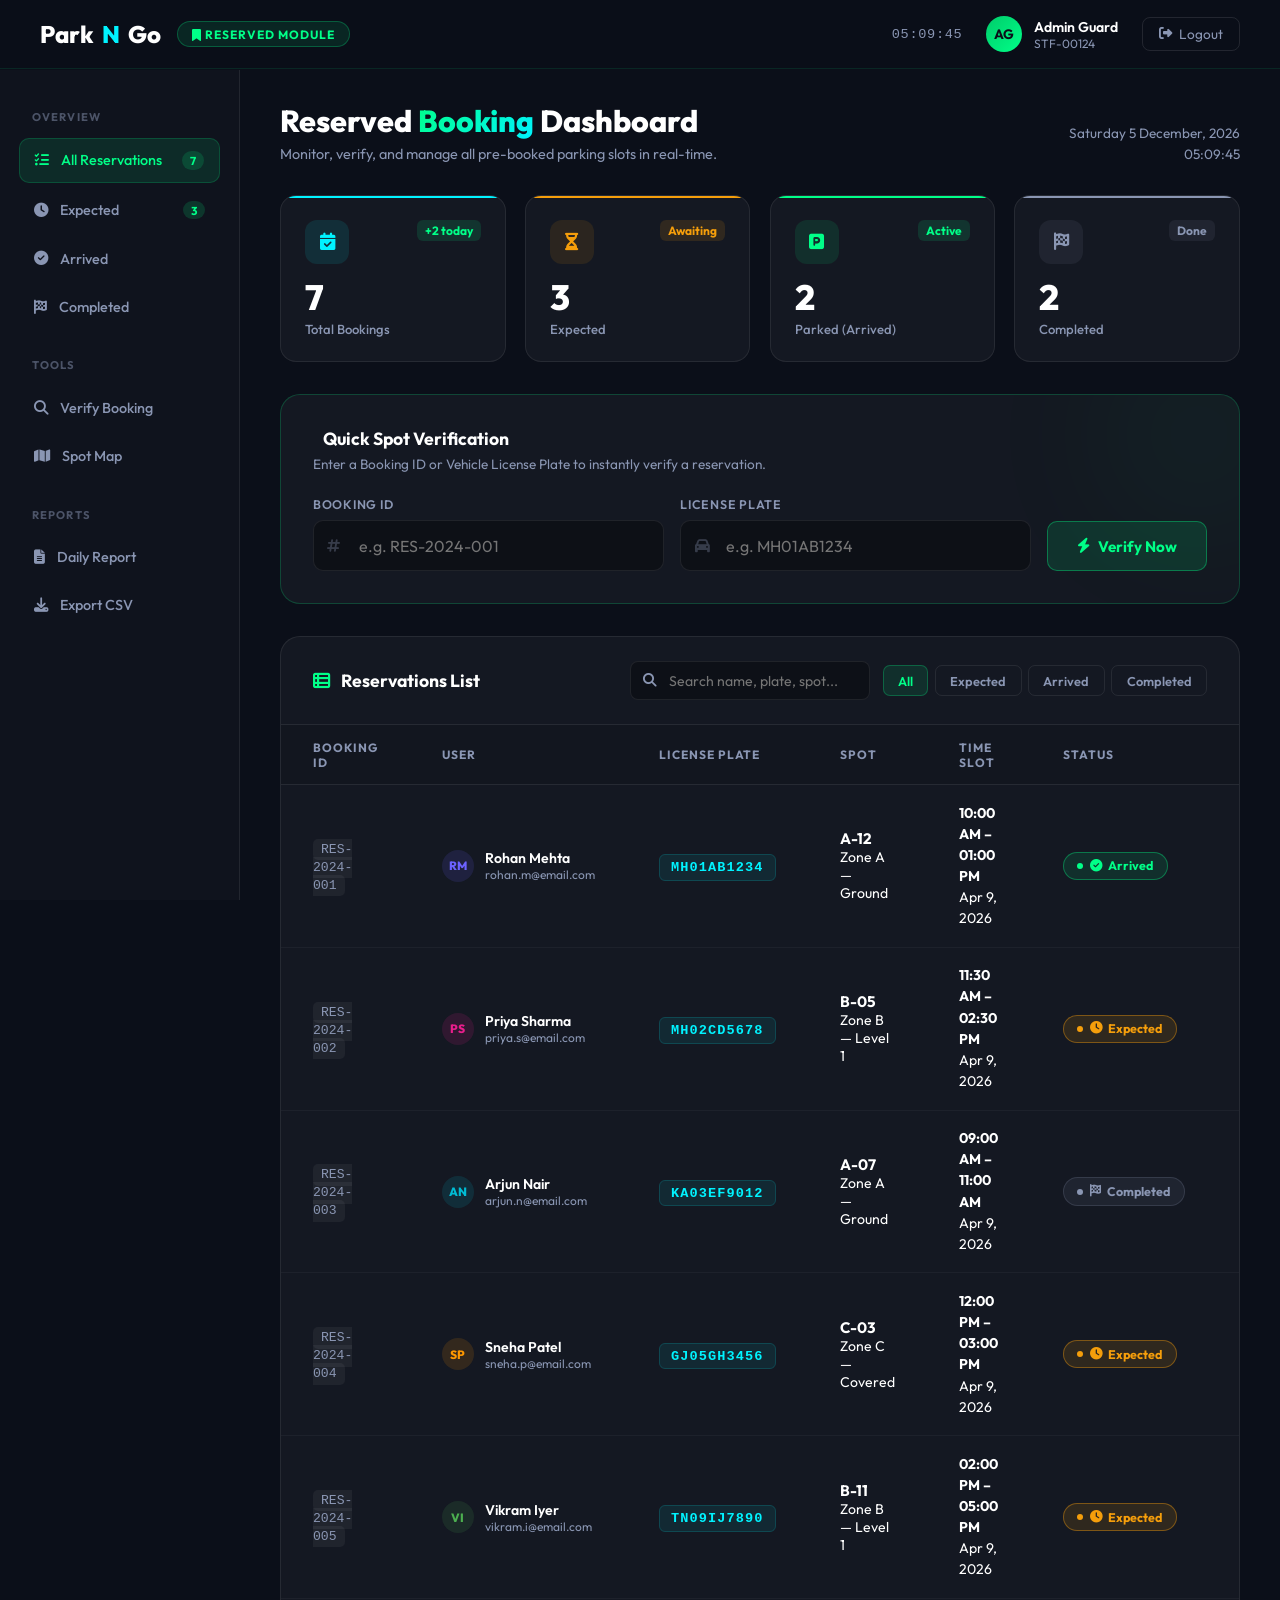
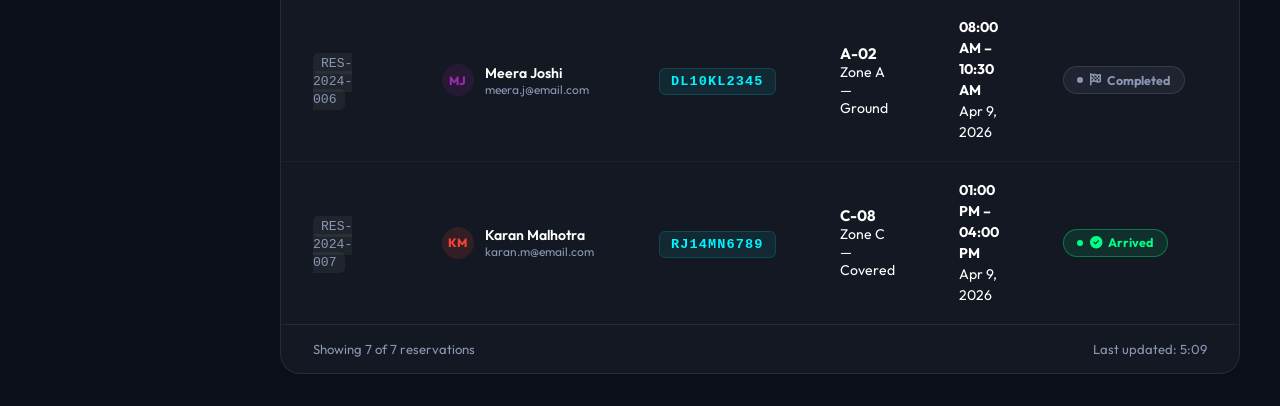
<file: reserved-dashboard.html>
<!DOCTYPE html>
<html lang="en">
<head>
    <meta charset="UTF-8">
    <meta name="viewport" content="width=device-width, initial-scale=1.0">
    <title>Reserved Dashboard - parkNgo</title>
    <meta name="description" content="Administrative dashboard for managing and verifying pre-booked parking reservations at ParkNGo.">
    <link rel="stylesheet" href="assets/css/styles.css">
    <link rel="stylesheet" href="https://cdnjs.cloudflare.com/ajax/libs/font-awesome/6.4.0/css/all.min.css">
    <style>
        :root {
            --accent-green: #00ff88;
            --accent-green-dark: #00cc6a;
            --accent-green-glow: rgba(0, 255, 136, 0.2);
            --status-expected: #f59e0b;
            --status-arrived: #00ff88;
            --status-completed: #8a96b3;
            --card-bg: rgba(255, 255, 255, 0.04);
            --card-border: rgba(255, 255, 255, 0.08);
        }

        body { overflow-x: hidden; min-height: 100vh; }

        /* ── TOP NAV ── */
        .dash-nav {
            position: fixed;
            top: 0;
            width: 100%;
            padding: 1rem 2.5rem;
            display: flex;
            justify-content: space-between;
            align-items: center;
            background: rgba(11, 15, 25, 0.85);
            backdrop-filter: blur(20px);
            border-bottom: 1px solid rgba(0, 255, 136, 0.1);
            z-index: 1000;
        }

        .nav-brand { display: flex; align-items: center; gap: 1rem; }
        .nav-brand .logo { font-size: 1.5rem; font-weight: 800; color: var(--text-light); text-decoration: none; }
        .nav-brand .logo span { color: var(--accent-cyan); }

        .module-pill {
            background: rgba(0, 255, 136, 0.1);
            border: 1px solid rgba(0, 255, 136, 0.25);
            color: var(--accent-green);
            padding: 0.3rem 0.9rem;
            border-radius: 20px;
            font-size: 0.75rem;
            font-weight: 700;
            letter-spacing: 0.08em;
            text-transform: uppercase;
        }

        .nav-right { display: flex; align-items: center; gap: 1.5rem; }

        .nav-staff {
            display: flex;
            align-items: center;
            gap: 0.7rem;
            color: var(--text-muted);
            font-size: 0.9rem;
        }

        .staff-avatar {
            width: 36px;
            height: 36px;
            background: linear-gradient(135deg, var(--accent-green-dark), var(--accent-green));
            border-radius: 50%;
            display: flex;
            align-items: center;
            justify-content: center;
            color: #0b0f19;
            font-weight: 700;
            font-size: 0.85rem;
        }

        .nav-clock {
            font-size: 0.85rem;
            color: var(--text-muted);
            font-family: monospace;
            letter-spacing: 0.05em;
        }

        .logout-btn {
            background: transparent;
            border: 1px solid rgba(255,255,255,0.1);
            color: var(--text-muted);
            padding: 0.45rem 1rem;
            border-radius: 8px;
            font-family: 'Outfit', sans-serif;
            font-size: 0.85rem;
            cursor: pointer;
            transition: all 0.3s ease;
            display: flex;
            align-items: center;
            gap: 0.4rem;
            text-decoration: none;
        }

        .logout-btn:hover {
            border-color: rgba(255,60,60,0.4);
            color: #ff6b6b;
        }

        /* ── MAIN LAYOUT ── */
        .dash-layout {
            display: flex;
            padding-top: 70px;
            min-height: 100vh;
        }

        /* ── SIDEBAR ── */
        .sidebar {
            width: 240px;
            flex-shrink: 0;
            background: rgba(255,255,255,0.02);
            border-right: 1px solid var(--card-border);
            padding: 2rem 1.2rem;
            display: flex;
            flex-direction: column;
            gap: 0.4rem;
            position: sticky;
            top: 70px;
            height: calc(100vh - 70px);
            overflow-y: auto;
        }

        .sidebar-label {
            font-size: 0.7rem;
            font-weight: 700;
            text-transform: uppercase;
            letter-spacing: 0.1em;
            color: rgba(138, 150, 179, 0.5);
            padding: 0.5rem 0.8rem;
            margin-top: 1rem;
        }

        .sidebar-label:first-child { margin-top: 0; }

        .sidebar-item {
            display: flex;
            align-items: center;
            gap: 0.8rem;
            padding: 0.75rem 0.9rem;
            border-radius: 10px;
            color: var(--text-muted);
            text-decoration: none;
            font-size: 0.9rem;
            font-weight: 500;
            transition: all 0.2s ease;
            cursor: pointer;
            border: none;
            background: transparent;
            font-family: 'Outfit', sans-serif;
            width: 100%;
            text-align: left;
        }

        .sidebar-item:hover {
            background: rgba(255,255,255,0.05);
            color: var(--text-light);
        }

        .sidebar-item.active {
            background: rgba(0, 255, 136, 0.1);
            color: var(--accent-green);
            border: 1px solid rgba(0, 255, 136, 0.18);
        }

        .sidebar-item .badge {
            margin-left: auto;
            background: rgba(0, 255, 136, 0.15);
            color: var(--accent-green);
            font-size: 0.72rem;
            font-weight: 700;
            padding: 0.1rem 0.5rem;
            border-radius: 10px;
        }

        /* ── MAIN CONTENT ── */
        .dash-main {
            flex: 1;
            padding: 2rem 2.5rem;
            overflow-y: auto;
        }

        /* ── PAGE HEADER ── */
        .page-header {
            display: flex;
            justify-content: space-between;
            align-items: flex-end;
            margin-bottom: 2rem;
        }

        .page-header h1 {
            font-size: 1.9rem;
            font-weight: 800;
            color: var(--text-light);
        }

        .page-header h1 span {
            background: linear-gradient(135deg, var(--accent-green), var(--accent-cyan));
            -webkit-background-clip: text;
            -webkit-text-fill-color: transparent;
        }

        .page-header p { color: var(--text-muted); margin-top: 0.3rem; font-size: 0.9rem; }

        .header-date {
            font-size: 0.85rem;
            color: var(--text-muted);
            text-align: right;
        }

        /* ── STAT CARDS ── */
        .stats-row {
            display: grid;
            grid-template-columns: repeat(4, 1fr);
            gap: 1.2rem;
            margin-bottom: 2rem;
        }

        .stat-card {
            background: var(--card-bg);
            border: 1px solid var(--card-border);
            border-radius: 16px;
            padding: 1.5rem;
            transition: transform 0.2s, box-shadow 0.2s;
            position: relative;
            overflow: hidden;
        }

        .stat-card::before {
            content: '';
            position: absolute;
            top: 0; left: 0; right: 0;
            height: 2px;
            background: var(--card-accent, var(--accent-cyan));
        }

        .stat-card:hover { transform: translateY(-3px); box-shadow: 0 12px 30px rgba(0,0,0,0.3); }

        .stat-icon {
            width: 44px;
            height: 44px;
            border-radius: 12px;
            display: flex;
            align-items: center;
            justify-content: center;
            font-size: 1.1rem;
            margin-bottom: 1rem;
        }

        .stat-value {
            font-size: 2.2rem;
            font-weight: 800;
            color: var(--text-light);
            line-height: 1;
            margin-bottom: 0.4rem;
        }

        .stat-label { font-size: 0.82rem; color: var(--text-muted); font-weight: 500; }

        .stat-delta {
            position: absolute;
            top: 1.5rem;
            right: 1.5rem;
            font-size: 0.75rem;
            font-weight: 700;
            padding: 0.2rem 0.5rem;
            border-radius: 6px;
        }

        .delta-up { background: rgba(0,255,136,0.12); color: var(--accent-green); }
        .delta-warn { background: rgba(245,158,11,0.12); color: var(--status-expected); }

        /* ── VERIFICATION WIDGET ── */
        .verify-section {
            background: var(--card-bg);
            border: 1px solid rgba(0, 255, 136, 0.2);
            border-radius: 20px;
            padding: 2rem;
            margin-bottom: 2rem;
            position: relative;
            overflow: hidden;
        }

        .verify-section::after {
            content: '';
            position: absolute;
            top: -60px; right: -60px;
            width: 200px; height: 200px;
            background: var(--accent-green);
            filter: blur(80px);
            opacity: 0.05;
            border-radius: 50%;
        }

        .section-title {
            font-size: 1.1rem;
            font-weight: 700;
            color: var(--text-light);
            margin-bottom: 0.3rem;
            display: flex;
            align-items: center;
            gap: 0.6rem;
        }

        .section-title i { color: var(--accent-green); }

        .section-sub { font-size: 0.85rem; color: var(--text-muted); margin-bottom: 1.5rem; }

        .verify-form {
            display: flex;
            gap: 1rem;
            align-items: flex-end;
        }

        .verify-input-group { flex: 1; }
        .verify-input-group label {
            display: block;
            font-size: 0.78rem;
            font-weight: 600;
            text-transform: uppercase;
            letter-spacing: 0.06em;
            color: var(--text-muted);
            margin-bottom: 0.5rem;
        }

        .verify-input {
            width: 100%;
            padding: 0.9rem 1rem 0.9rem 2.8rem;
            background: rgba(0,0,0,0.3);
            border: 1px solid rgba(255,255,255,0.08);
            border-radius: 10px;
            color: var(--text-light);
            font-family: 'Outfit', sans-serif;
            font-size: 1rem;
            transition: border-color 0.3s, box-shadow 0.3s;
            position: relative;
        }

        .verify-input:focus {
            outline: none;
            border-color: var(--accent-green);
            box-shadow: 0 0 0 3px rgba(0,255,136,0.1);
        }

        .input-wrap { position: relative; }
        .input-wrap i {
            position: absolute;
            left: 0.9rem;
            top: 50%;
            transform: translateY(-50%);
            color: rgba(138,150,179,0.5);
            font-size: 0.9rem;
        }

        .verify-btn {
            padding: 0.9rem 1.8rem;
            background: rgba(0, 255, 136, 0.12);
            border: 1px solid rgba(0, 255, 136, 0.35);
            color: var(--accent-green);
            font-family: 'Outfit', sans-serif;
            font-size: 0.95rem;
            font-weight: 700;
            border-radius: 10px;
            cursor: pointer;
            transition: all 0.3s ease;
            display: flex;
            align-items: center;
            gap: 0.5rem;
            white-space: nowrap;
        }

        .verify-btn:hover {
            background: var(--accent-green);
            color: #0b0f19;
            box-shadow: 0 8px 20px var(--accent-green-glow);
        }

        /* Verification Result Banner */
        .verify-result {
            margin-top: 1.5rem;
            padding: 1.2rem 1.5rem;
            border-radius: 12px;
            display: none;
            align-items: center;
            gap: 1rem;
            animation: fadeIn 0.3s ease;
        }

        @keyframes fadeIn { from { opacity: 0; transform: translateY(-5px); } to { opacity: 1; transform: translateY(0); } }

        .verify-result.success {
            display: flex;
            background: rgba(0, 255, 136, 0.08);
            border: 1px solid rgba(0, 255, 136, 0.25);
        }

        .verify-result.error {
            display: flex;
            background: rgba(255, 80, 80, 0.08);
            border: 1px solid rgba(255, 80, 80, 0.25);
        }

        .result-icon { font-size: 1.4rem; }
        .result-text h4 { font-size: 0.95rem; font-weight: 700; color: var(--text-light); margin-bottom: 0.2rem; }
        .result-text p { font-size: 0.82rem; color: var(--text-muted); }
        .result-meta { margin-left: auto; font-size: 0.82rem; color: var(--text-muted); text-align: right; }
        .result-meta strong { color: var(--accent-green); display: block; font-size: 1.1rem; font-weight: 800; }

        /* ── RESERVATIONS TABLE ── */
        .reservations-section {
            background: var(--card-bg);
            border: 1px solid var(--card-border);
            border-radius: 20px;
            overflow: hidden;
        }

        .table-header {
            display: flex;
            justify-content: space-between;
            align-items: center;
            padding: 1.5rem 2rem;
            border-bottom: 1px solid var(--card-border);
        }

        .table-search {
            display: flex;
            align-items: center;
            gap: 0.8rem;
        }

        .search-wrap {
            position: relative;
        }

        .search-wrap i {
            position: absolute;
            left: 0.8rem;
            top: 50%;
            transform: translateY(-50%);
            color: var(--text-muted);
            font-size: 0.85rem;
        }

        .search-input {
            padding: 0.6rem 1rem 0.6rem 2.4rem;
            background: rgba(0,0,0,0.3);
            border: 1px solid rgba(255,255,255,0.08);
            border-radius: 8px;
            color: var(--text-light);
            font-family: 'Outfit', sans-serif;
            font-size: 0.88rem;
            width: 240px;
            transition: border-color 0.3s;
        }

        .search-input:focus { outline: none; border-color: rgba(0,255,136,0.4); }

        .filter-tabs { display: flex; gap: 0.4rem; }

        .filter-tab {
            padding: 0.4rem 0.9rem;
            border-radius: 7px;
            border: 1px solid rgba(255,255,255,0.08);
            background: transparent;
            color: var(--text-muted);
            font-size: 0.8rem;
            font-family: 'Outfit', sans-serif;
            font-weight: 600;
            cursor: pointer;
            transition: all 0.2s;
        }

        .filter-tab.active, .filter-tab:hover {
            background: rgba(0,255,136,0.1);
            border-color: rgba(0,255,136,0.25);
            color: var(--accent-green);
        }

        /* Table */
        .res-table { width: 100%; border-collapse: collapse; }

        .res-table thead th {
            padding: 0.9rem 2rem;
            text-align: left;
            font-size: 0.75rem;
            font-weight: 700;
            text-transform: uppercase;
            letter-spacing: 0.08em;
            color: var(--text-muted);
            border-bottom: 1px solid var(--card-border);
            background: rgba(0,0,0,0.1);
        }

        .res-table tbody tr {
            border-bottom: 1px solid rgba(255,255,255,0.04);
            transition: background 0.2s;
        }

        .res-table tbody tr:hover { background: rgba(255,255,255,0.03); }
        .res-table tbody tr:last-child { border-bottom: none; }

        .res-table td { padding: 1.1rem 2rem; font-size: 0.88rem; color: var(--text-light); vertical-align: middle; }

        .booking-id {
            font-family: monospace;
            font-size: 0.82rem;
            color: var(--text-muted);
            background: rgba(255,255,255,0.05);
            padding: 0.2rem 0.5rem;
            border-radius: 5px;
        }

        .user-cell { display: flex; align-items: center; gap: 0.7rem; }
        .user-avatar {
            width: 32px;
            height: 32px;
            border-radius: 50%;
            display: flex;
            align-items: center;
            justify-content: center;
            font-size: 0.75rem;
            font-weight: 800;
            flex-shrink: 0;
        }

        .user-name { font-weight: 600; font-size: 0.88rem; }
        .user-email { font-size: 0.75rem; color: var(--text-muted); }

        .plate-badge {
            font-family: monospace;
            font-weight: 700;
            font-size: 0.85rem;
            background: rgba(0, 243, 255, 0.08);
            border: 1px solid rgba(0, 243, 255, 0.15);
            color: var(--accent-cyan);
            padding: 0.3rem 0.7rem;
            border-radius: 6px;
            letter-spacing: 0.08em;
        }

        .spot-badge {
            font-weight: 700;
            font-size: 0.95rem;
            color: var(--text-light);
        }

        .spot-badge .spot-zone {
            font-size: 0.72rem;
            color: var(--text-muted);
            font-weight: 400;
        }

        .time-cell { font-size: 0.82rem; color: var(--text-muted); line-height: 1.5; }
        .time-cell strong { color: var(--text-light); font-size: 0.88rem; }

        /* Status Badges & Buttons */
        .status-btn {
            display: inline-flex;
            align-items: center;
            gap: 0.4rem;
            padding: 0.35rem 0.85rem;
            border-radius: 20px;
            font-size: 0.78rem;
            font-weight: 700;
            cursor: pointer;
            border: 1.5px solid;
            font-family: 'Outfit', sans-serif;
            transition: all 0.2s ease;
            white-space: nowrap;
        }

        .status-expected {
            background: rgba(245, 158, 11, 0.12);
            border-color: rgba(245, 158, 11, 0.4);
            color: var(--status-expected);
        }

        .status-expected:hover {
            background: rgba(245, 158, 11, 0.25);
            transform: scale(1.03);
        }

        .status-arrived {
            background: rgba(0, 255, 136, 0.1);
            border-color: rgba(0, 255, 136, 0.35);
            color: var(--accent-green);
        }

        .status-arrived:hover {
            background: rgba(0, 255, 136, 0.22);
            transform: scale(1.03);
        }

        .status-completed {
            background: rgba(138, 150, 179, 0.1);
            border-color: rgba(138, 150, 179, 0.2);
            color: var(--status-completed);
            cursor: default;
        }

        .status-dot {
            width: 6px;
            height: 6px;
            border-radius: 50%;
            background: currentColor;
        }

        .status-expected .status-dot { animation: pulse-yellow 1.5s infinite; }
        .status-arrived .status-dot  { animation: pulse-green 1.5s infinite; }

        @keyframes pulse-yellow {
            0%, 100% { box-shadow: 0 0 0 0 rgba(245,158,11,0.6); }
            50%       { box-shadow: 0 0 0 4px rgba(245,158,11,0); }
        }
        @keyframes pulse-green {
            0%, 100% { box-shadow: 0 0 0 0 rgba(0,255,136,0.6); }
            50%       { box-shadow: 0 0 0 4px rgba(0,255,136,0); }
        }

        /* Actions column */
        .action-btn {
            background: transparent;
            border: 1px solid rgba(255,255,255,0.08);
            color: var(--text-muted);
            padding: 0.4rem 0.7rem;
            border-radius: 7px;
            cursor: pointer;
            font-family: 'Outfit', sans-serif;
            font-size: 0.8rem;
            transition: all 0.2s;
            display: inline-flex;
            align-items: center;
            gap: 0.3rem;
        }

        .action-btn:hover {
            background: rgba(0,255,136,0.1);
            border-color: rgba(0,255,136,0.3);
            color: var(--accent-green);
        }

        .table-footer {
            padding: 1rem 2rem;
            display: flex;
            justify-content: space-between;
            align-items: center;
            border-top: 1px solid var(--card-border);
            font-size: 0.82rem;
            color: var(--text-muted);
        }

        /* ── TOAST NOTIFICATION ── */
        #toast-container {
            position: fixed;
            bottom: 2rem;
            right: 2rem;
            z-index: 9999;
            display: flex;
            flex-direction: column;
            gap: 0.7rem;
        }

        .toast {
            background: rgba(15, 20, 35, 0.95);
            backdrop-filter: blur(15px);
            border: 1px solid rgba(0,255,136,0.25);
            border-left: 3px solid var(--accent-green);
            border-radius: 10px;
            padding: 1rem 1.4rem;
            display: flex;
            align-items: center;
            gap: 0.8rem;
            font-size: 0.88rem;
            color: var(--text-light);
            box-shadow: 0 10px 30px rgba(0,0,0,0.4);
            animation: slideInRight 0.3s ease;
            min-width: 280px;
        }

        .toast i { color: var(--accent-green); font-size: 1rem; }
        .toast.error-toast { border-left-color: #ff6b6b; }
        .toast.error-toast i { color: #ff6b6b; }

        @keyframes slideInRight {
            from { transform: translateX(120%); opacity: 0; }
            to   { transform: translateX(0);   opacity: 1; }
        }

        @keyframes slideOutRight {
            from { transform: translateX(0);   opacity: 1; }
            to   { transform: translateX(120%); opacity: 0; }
        }

        /* ── RESPONSIVE ── */
        @media (max-width: 900px) {
            .stats-row { grid-template-columns: repeat(2,1fr); }
            .sidebar { display: none; }
            .verify-form { flex-direction: column; }
        }
    </style>
</head>
<body>

    <!-- TOP NAV -->
    <nav class="dash-nav">
        <div class="nav-brand">
            <a class="logo" href="index.html">Park<span>N</span>Go</a>
            <div class="module-pill"><i class="fa-solid fa-bookmark"></i> Reserved Module</div>
        </div>
        <div class="nav-right">
            <div id="liveClock" class="nav-clock">--:--:--</div>
            <div class="nav-staff">
                <div class="staff-avatar">AG</div>
                <div>
                    <div style="color:var(--text-light); font-weight:600; font-size:0.88rem;">Admin Guard</div>
                    <div style="font-size:0.75rem;">STF-00124</div>
                </div>
            </div>
            <a href="login.html" class="logout-btn"><i class="fa-solid fa-right-from-bracket"></i> Logout</a>
        </div>
    </nav>

    <!-- LAYOUT -->
    <div class="dash-layout">

        <!-- SIDEBAR -->
        <aside class="sidebar">
            <span class="sidebar-label">Overview</span>
            <button class="sidebar-item active" onclick="showView('reservations')">
                <i class="fa-solid fa-list-check"></i> All Reservations
                <span class="badge" id="sidebarTotalCount">7</span>
            </button>
            <button class="sidebar-item" onclick="showView('reservations'); filterByStatus('Expected')">
                <i class="fa-solid fa-clock"></i> Expected
                <span class="badge" id="sidebarExpectedCount">3</span>
            </button>
            <button class="sidebar-item" onclick="showView('reservations'); filterByStatus('Arrived')">
                <i class="fa-solid fa-circle-check"></i> Arrived
            </button>
            <button class="sidebar-item" onclick="showView('reservations'); filterByStatus('Completed')">
                <i class="fa-solid fa-flag-checkered"></i> Completed
            </button>

            <span class="sidebar-label">Tools</span>
            <button class="sidebar-item" onclick="openVerify()">
                <i class="fa-solid fa-magnifying-glass"></i> Verify Booking
            </button>
            <button class="sidebar-item" onclick="showToast('Spot map coming soon!', false)">
                <i class="fa-solid fa-map"></i> Spot Map
            </button>

            <span class="sidebar-label">Reports</span>
            <button class="sidebar-item" onclick="showToast('Generating daily report...', false)">
                <i class="fa-solid fa-file-lines"></i> Daily Report
            </button>
            <button class="sidebar-item" onclick="showToast('Export CSV coming soon!', false)">
                <i class="fa-solid fa-download"></i> Export CSV
            </button>
        </aside>

        <!-- MAIN -->
        <main class="dash-main">

            <!-- Page Header -->
            <div class="page-header">
                <div>
                    <h1>Reserved <span>Booking</span> Dashboard</h1>
                    <p>Monitor, verify, and manage all pre-booked parking slots in real-time.</p>
                </div>
                <div class="header-date" id="headerDate">--</div>
            </div>

            <!-- STAT CARDS -->
            <div class="stats-row">
                <div class="stat-card" style="--card-accent: var(--accent-cyan);">
                    <div class="stat-icon" style="background: rgba(0,243,255,0.1); color: var(--accent-cyan);">
                        <i class="fa-solid fa-calendar-check"></i>
                    </div>
                    <div class="stat-delta delta-up">+2 today</div>
                    <div class="stat-value" id="statTotal">7</div>
                    <div class="stat-label">Total Bookings</div>
                </div>
                <div class="stat-card" style="--card-accent: var(--status-expected);">
                    <div class="stat-icon" style="background: rgba(245,158,11,0.1); color: var(--status-expected);">
                        <i class="fa-solid fa-hourglass-half"></i>
                    </div>
                    <div class="stat-delta delta-warn">Awaiting</div>
                    <div class="stat-value" id="statExpected">3</div>
                    <div class="stat-label">Expected</div>
                </div>
                <div class="stat-card" style="--card-accent: var(--accent-green);">
                    <div class="stat-icon" style="background: rgba(0,255,136,0.1); color: var(--accent-green);">
                        <i class="fa-solid fa-square-parking"></i>
                    </div>
                    <div class="stat-delta delta-up">Active</div>
                    <div class="stat-value" id="statArrived">2</div>
                    <div class="stat-label">Parked (Arrived)</div>
                </div>
                <div class="stat-card" style="--card-accent: var(--text-muted);">
                    <div class="stat-icon" style="background: rgba(138,150,179,0.1); color: var(--text-muted);">
                        <i class="fa-solid fa-flag-checkered"></i>
                    </div>
                    <div class="stat-delta delta-up" style="background:rgba(138,150,179,0.1);color:var(--text-muted);">Done</div>
                    <div class="stat-value" id="statCompleted">2</div>
                    <div class="stat-label">Completed</div>
                </div>
            </div>

            <!-- VERIFICATION WIDGET -->
            <div class="verify-section" id="verifySection">
                <div class="section-title"><i class="fa-solid fa-magnifying-glass-check"></i> Quick Spot Verification</div>
                <div class="section-sub">Enter a Booking ID or Vehicle License Plate to instantly verify a reservation.</div>
                <div class="verify-form">
                    <div class="verify-input-group">
                        <label>Booking ID</label>
                        <div class="input-wrap">
                            <i class="fa-solid fa-hashtag"></i>
                            <input type="text" class="verify-input" id="verifyBookingId" placeholder="e.g. RES-2024-001">
                        </div>
                    </div>
                    <div class="verify-input-group">
                        <label>License Plate</label>
                        <div class="input-wrap">
                            <i class="fa-solid fa-car"></i>
                            <input type="text" class="verify-input" id="verifyPlate" placeholder="e.g. MH01AB1234">
                        </div>
                    </div>
                    <button class="verify-btn" onclick="verifyBooking()">
                        <i class="fa-solid fa-bolt"></i> Verify Now
                    </button>
                </div>
                <div class="verify-result" id="verifyResult"></div>
            </div>

            <!-- RESERVATIONS TABLE -->
            <div class="reservations-section">
                <div class="table-header">
                    <div class="section-title" style="margin-bottom:0;"><i class="fa-solid fa-table-list"></i> Reservations List</div>
                    <div class="table-search">
                        <div class="search-wrap">
                            <i class="fa-solid fa-search"></i>
                            <input type="text" class="search-input" id="globalSearch" placeholder="Search name, plate, spot..." oninput="renderTable()">
                        </div>
                        <div class="filter-tabs">
                            <button class="filter-tab active" id="tab-All" onclick="setFilter('All')">All</button>
                            <button class="filter-tab" id="tab-Expected" onclick="setFilter('Expected')">Expected</button>
                            <button class="filter-tab" id="tab-Arrived" onclick="setFilter('Arrived')">Arrived</button>
                            <button class="filter-tab" id="tab-Completed" onclick="setFilter('Completed')">Completed</button>
                        </div>
                    </div>
                </div>
                <table class="res-table">
                    <thead>
                        <tr>
                            <th>Booking ID</th>
                            <th>User</th>
                            <th>License Plate</th>
                            <th>Spot</th>
                            <th>Time Slot</th>
                            <th>Status</th>
                            <th>Actions</th>
                        </tr>
                    </thead>
                    <tbody id="reservationTableBody"></tbody>
                </table>
                <div class="table-footer">
                    <span id="tableFooterInfo">Showing all reservations</span>
                    <span id="tableFooterTime">Last updated: just now</span>
                </div>
            </div>

        </main>
    </div>

    <!-- TOAST CONTAINER -->
    <div id="toast-container"></div>

<script>
    // ── DATA ──────────────────────────────────────────────────────────────────
    const reservations = [
        {
            id: 'RES-2024-001', name: 'Rohan Mehta', email: 'rohan.m@email.com',
            plate: 'MH01AB1234', spot: 'A-12', zone: 'Zone A — Ground',
            from: '10:00 AM', to: '01:00 PM', date: 'Apr 9, 2026',
            status: 'Arrived', avatarColor: '#6c63ff'
        },
        {
            id: 'RES-2024-002', name: 'Priya Sharma', email: 'priya.s@email.com',
            plate: 'MH02CD5678', spot: 'B-05', zone: 'Zone B — Level 1',
            from: '11:30 AM', to: '02:30 PM', date: 'Apr 9, 2026',
            status: 'Expected', avatarColor: '#e91e8c'
        },
        {
            id: 'RES-2024-003', name: 'Arjun Nair', email: 'arjun.n@email.com',
            plate: 'KA03EF9012', spot: 'A-07', zone: 'Zone A — Ground',
            from: '09:00 AM', to: '11:00 AM', date: 'Apr 9, 2026',
            status: 'Completed', avatarColor: '#00bcd4'
        },
        {
            id: 'RES-2024-004', name: 'Sneha Patel', email: 'sneha.p@email.com',
            plate: 'GJ05GH3456', spot: 'C-03', zone: 'Zone C — Covered',
            from: '12:00 PM', to: '03:00 PM', date: 'Apr 9, 2026',
            status: 'Expected', avatarColor: '#ff9800'
        },
        {
            id: 'RES-2024-005', name: 'Vikram Iyer', email: 'vikram.i@email.com',
            plate: 'TN09IJ7890', spot: 'B-11', zone: 'Zone B — Level 1',
            from: '02:00 PM', to: '05:00 PM', date: 'Apr 9, 2026',
            status: 'Expected', avatarColor: '#4caf50'
        },
        {
            id: 'RES-2024-006', name: 'Meera Joshi', email: 'meera.j@email.com',
            plate: 'DL10KL2345', spot: 'A-02', zone: 'Zone A — Ground',
            from: '08:00 AM', to: '10:30 AM', date: 'Apr 9, 2026',
            status: 'Completed', avatarColor: '#9c27b0'
        },
        {
            id: 'RES-2024-007', name: 'Karan Malhotra', email: 'karan.m@email.com',
            plate: 'RJ14MN6789', spot: 'C-08', zone: 'Zone C — Covered',
            from: '01:00 PM', to: '04:00 PM', date: 'Apr 9, 2026',
            status: 'Arrived', avatarColor: '#f44336'
        }
    ];

    let currentFilter = 'All';

    // ── CLOCK & DATE ─────────────────────────────────────────────────────────
    function updateClock() {
        const now = new Date();
        const time = now.toLocaleTimeString('en-IN', { hour12: false });
        document.getElementById('liveClock').textContent = time;
        document.getElementById('headerDate').innerHTML =
            `<div>${now.toLocaleDateString('en-IN', { weekday:'long', year:'numeric', month:'long', day:'numeric' })}</div>
             <div style="margin-top:0.2rem;">${time}</div>`;
        const mins = String(now.getMinutes()).padStart(2, '0');
        document.getElementById('tableFooterTime').textContent = `Last updated: ${now.getHours()}:${mins}`;
    }

    setInterval(updateClock, 1000);
    updateClock();

    // ── STATS UPDATE ─────────────────────────────────────────────────────────
    function updateStats() {
        const total      = reservations.length;
        const expected   = reservations.filter(r => r.status === 'Expected').length;
        const arrived    = reservations.filter(r => r.status === 'Arrived').length;
        const completed  = reservations.filter(r => r.status === 'Completed').length;
        document.getElementById('statTotal').textContent     = total;
        document.getElementById('statExpected').textContent  = expected;
        document.getElementById('statArrived').textContent   = arrived;
        document.getElementById('statCompleted').textContent = completed;
        document.getElementById('sidebarTotalCount').textContent    = total;
        document.getElementById('sidebarExpectedCount').textContent = expected;
    }

    // ── STATUS CYCLE ─────────────────────────────────────────────────────────
    const statusCycle = { 'Expected': 'Arrived', 'Arrived': 'Completed' };

    function cycleStatus(id) {
        const res = reservations.find(r => r.id === id);
        if (!res || res.status === 'Completed') return;

        const oldStatus = res.status;
        const newStatus = statusCycle[oldStatus];
        res.status = newStatus;

        const msg = newStatus === 'Arrived'
            ? `✅ ${res.name}'s vehicle marked as Arrived at Spot ${res.spot}`
            : `🏁 Booking ${res.id} completed successfully`;
        showToast(msg, true);
        renderTable();
        updateStats();
    }

    // ── RENDER TABLE ─────────────────────────────────────────────────────────
    function renderTable() {
        const search = (document.getElementById('globalSearch').value || '').toLowerCase();
        const tbody  = document.getElementById('reservationTableBody');

        const filtered = reservations.filter(r => {
            const matchFilter = currentFilter === 'All' || r.status === currentFilter;
            const matchSearch = !search || [r.id, r.name, r.plate, r.spot, r.email]
                .some(v => v.toLowerCase().includes(search));
            return matchFilter && matchSearch;
        });

        document.getElementById('tableFooterInfo').textContent =
            `Showing ${filtered.length} of ${reservations.length} reservations`;

        if (!filtered.length) {
            tbody.innerHTML = `<tr><td colspan="7" style="text-align:center; padding:3rem; color:var(--text-muted);">
                <i class="fa-solid fa-magnifying-glass" style="font-size:2rem;margin-bottom:1rem;display:block;opacity:0.3;"></i>
                No reservations found
            </td></tr>`;
            return;
        }

        tbody.innerHTML = filtered.map(r => {
            const initials = r.name.split(' ').map(w => w[0]).join('');
            const statusClass = {
                Expected: 'status-expected',
                Arrived:  'status-arrived',
                Completed:'status-completed'
            }[r.status];
            const statusIcon = {
                Expected: 'fa-clock',
                Arrived:  'fa-circle-check',
                Completed:'fa-flag-checkered'
            }[r.status];
            const actionLabel = statusCycle[r.status] ? `Mark ${statusCycle[r.status]}` : '';

            return `
            <tr>
                <td><span class="booking-id">${r.id}</span></td>
                <td>
                    <div class="user-cell">
                        <div class="user-avatar" style="background:${r.avatarColor}22;color:${r.avatarColor};">${initials}</div>
                        <div>
                            <div class="user-name">${r.name}</div>
                            <div class="user-email">${r.email}</div>
                        </div>
                    </div>
                </td>
                <td><span class="plate-badge">${r.plate}</span></td>
                <td>
                    <div class="spot-badge">${r.spot}</div>
                    <div class="spot-zone">${r.zone}</div>
                </td>
                <td class="time-cell">
                    <strong>${r.from} – ${r.to}</strong><br>${r.date}
                </td>
                <td>
                    <button class="status-btn ${statusClass}" onclick="${r.status !== 'Completed' ? `cycleStatus('${r.id}')` : ''}" ${r.status === 'Completed' ? 'disabled style="cursor:default;"' : ''}>
                        <span class="status-dot"></span>
                        <i class="fa-solid ${statusIcon}"></i> ${r.status}
                    </button>
                </td>
                <td>
                    ${actionLabel ? `<button class="action-btn" onclick="cycleStatus('${r.id}')"><i class="fa-solid fa-arrow-right"></i> ${actionLabel}</button>` : '<span style="color:var(--text-muted);font-size:0.8rem;">—</span>'}
                    <button class="action-btn" style="margin-left:0.4rem;" onclick="showToast('Details modal coming soon!', false)"><i class="fa-solid fa-eye"></i></button>
                </td>
            </tr>`;
        }).join('');
    }

    // ── FILTER ───────────────────────────────────────────────────────────────
    function setFilter(filter) {
        currentFilter = filter;
        document.querySelectorAll('.filter-tab').forEach(t => t.classList.remove('active'));
        const tab = document.getElementById('tab-' + filter);
        if (tab) tab.classList.add('active');
        renderTable();
    }

    function filterByStatus(status) {
        setFilter(status);
    }

    // ── VERIFY BOOKING ────────────────────────────────────────────────────────
    function verifyBooking() {
        const idInput    = document.getElementById('verifyBookingId').value.trim().toUpperCase();
        const plateInput = document.getElementById('verifyPlate').value.trim().toUpperCase();
        const resultEl   = document.getElementById('verifyResult');

        if (!idInput && !plateInput) {
            showToast('Please enter a Booking ID or License Plate.', false);
            return;
        }

        const found = reservations.find(r =>
            (idInput && r.id.toUpperCase() === idInput) ||
            (plateInput && r.plate.toUpperCase().replace(/\s/g, '') === plateInput.replace(/\s/g, ''))
        );

        if (found) {
            const statusColor = { Expected:'var(--status-expected)', Arrived:'var(--accent-green)', Completed:'var(--text-muted)' }[found.status];
            resultEl.className = 'verify-result success';
            resultEl.innerHTML = `
                <div class="result-icon" style="color:var(--accent-green)"><i class="fa-solid fa-circle-check"></i></div>
                <div class="result-text">
                    <h4>Booking Verified — ${found.name}</h4>
                    <p>Plate: <strong style="color:var(--accent-cyan)">${found.plate}</strong> &nbsp;|&nbsp; Spot: <strong>${found.spot}</strong> &nbsp;|&nbsp; ${found.zone}</p>
                    <p style="margin-top:0.3rem;">Time: ${found.from} – ${found.to} on ${found.date}</p>
                </div>
                <div class="result-meta">
                    <strong style="color:${statusColor}">${found.status}</strong>
                    ${found.status !== 'Completed' ? `<button class="verify-btn" style="margin-top:0.5rem;padding:0.5rem 0.9rem;font-size:0.82rem;" onclick="cycleStatus('${found.id}')">→ Mark ${statusCycle[found.status]}</button>` : ''}
                </div>`;
            showToast(`Booking ${found.id} verified successfully!`, true);
        } else {
            resultEl.className = 'verify-result error';
            resultEl.innerHTML = `
                <div class="result-icon" style="color:#ff6b6b"><i class="fa-solid fa-circle-xmark"></i></div>
                <div class="result-text">
                    <h4 style="color:#ff6b6b;">No Booking Found</h4>
                    <p>No reservation matches the provided Booking ID or License Plate. Please double-check the entry.</p>
                </div>`;
            showToast('Booking not found. Check the ID or plate.', false);
        }
    }

    // ── TOAST ─────────────────────────────────────────────────────────────────
    function showToast(msg, success = true) {
        const container = document.getElementById('toast-container');
        const toast = document.createElement('div');
        toast.className = 'toast' + (success ? '' : ' error-toast');
        toast.innerHTML = `<i class="fa-solid ${success ? 'fa-circle-check' : 'fa-circle-exclamation'}"></i> ${msg}`;
        container.appendChild(toast);
        setTimeout(() => {
            toast.style.animation = 'slideOutRight 0.3s ease forwards';
            setTimeout(() => toast.remove(), 300);
        }, 3500);
    }

    // ── SIDEBAR NAV ───────────────────────────────────────────────────────────
    function showView(view) {
        document.querySelectorAll('.sidebar-item').forEach(i => i.classList.remove('active'));
        event.currentTarget.classList.add('active');
    }

    function openVerify() {
        document.getElementById('verifySection').scrollIntoView({ behavior: 'smooth' });
        document.getElementById('verifyBookingId').focus();
        showView('verify');
    }

    // ── INIT ─────────────────────────────────────────────────────────────────
    renderTable();
    updateStats();

    // Allow Enter key to trigger verify
    ['verifyBookingId', 'verifyPlate'].forEach(id => {
        document.getElementById(id).addEventListener('keydown', e => {
            if (e.key === 'Enter') verifyBooking();
        });
    });
</script>
</body>
</html>
</file>
<file: assets/css/styles.css>
/* Import Google Fonts */
@import url('https://fonts.googleapis.com/css2?family=Outfit:wght@300;400;600;800&display=swap');

:root {
  --primary-color: #0b0f19;
  --secondary-color: #1a1f35;
  --accent-cyan: #00f3ff;
  --accent-purple: #9d4edd;
  --text-light: #ffffff;
  --text-muted: #8a96b3;
}

* {
  margin: 0;
  padding: 0;
  box-sizing: border-box;
}

body {
  font-family: 'Outfit', sans-serif;
  background-color: var(--primary-color);
  color: var(--text-light);
  overflow-x: hidden;
}

/* Navigation */
header {
  position: fixed;
  top: 0;
  width: 100%;
  padding: 1.5rem 5%;
  display: flex;
  justify-content: space-between;
  align-items: center;
  z-index: 1000;
  background: rgba(11, 15, 25, 0.7);
  backdrop-filter: blur(10px);
  border-bottom: 1px solid rgba(255, 255, 255, 0.1);
}

.logo {
  font-size: 1.8rem;
  font-weight: 800;
  color: var(--text-light);
  text-decoration: none;
  display: flex;
  align-items: center;
  gap: 0.5rem;
}

.logo span {
  color: var(--accent-cyan);
}

nav ul {
  list-style: none;
  display: flex;
  gap: 2rem;
}

nav ul li a {
  color: var(--text-light);
  text-decoration: none;
  font-size: 1rem;
  font-weight: 400;
  transition: color 0.3s ease;
}

nav ul li a:hover {
  color: var(--accent-cyan);
}

.cta-btn {
  background: linear-gradient(135deg, var(--accent-purple), var(--accent-cyan));
  color: var(--primary-color);
  padding: 0.8rem 1.8rem;
  border-radius: 30px;
  text-decoration: none;
  font-weight: 600;
  transition: transform 0.3s ease, box-shadow 0.3s ease;
}

.cta-btn:hover {
  transform: translateY(-2px);
  box-shadow: 0 10px 20px rgba(0, 243, 255, 0.3);
}

/* Hero Section */
.hero {
  min-height: 100vh;
  display: flex;
  align-items: center;
  padding: 0 5%;
  padding-top: 80px;
  position: relative;
}

.hero-content {
  flex: 1;
  z-index: 2;
  max-width: 600px;
}

.hero-title {
  font-size: 4rem;
  font-weight: 800;
  line-height: 1.1;
  margin-bottom: 1.5rem;
  background: linear-gradient(to right, #fff, var(--accent-cyan));
  -webkit-background-clip: text;
  -webkit-text-fill-color: transparent;
}

.hero-subtitle {
  font-size: 1.2rem;
  color: var(--text-muted);
  margin-bottom: 2.5rem;
  line-height: 1.6;
}

.hero-buttons {
  display: flex;
  gap: 1rem;
}

.hero-buttons .secondary-btn {
  background: transparent;
  color: var(--text-light);
  border: 1px solid var(--accent-purple);
  padding: 0.8rem 1.8rem;
  border-radius: 30px;
  text-decoration: none;
  font-weight: 600;
  transition: background 0.3s ease, color 0.3s ease;
}

.hero-buttons .secondary-btn:hover {
  background: var(--accent-purple);
}

.hero-image-container {
  flex: 1;
  position: relative;
  display: flex;
  justify-content: center;
  align-items: center;
}

.hero-image {
  max-width: 100%;
  border-radius: 20px;
  animation: float 6s ease-in-out infinite;
  box-shadow: 0 20px 40px rgba(0, 243, 255, 0.2);
  z-index: 2;
}

.glow-circle {
  position: absolute;
  width: 400px;
  height: 400px;
  background: var(--accent-purple);
  filter: blur(150px);
  z-index: 1;
  border-radius: 50%;
  top: 50%;
  left: 50%;
  transform: translate(-50%, -50%);
  opacity: 0.5;
}

.glow-circle.cyan {
  background: var(--accent-cyan);
  left: 60%;
  top: 40%;
}

/* Glassmorphism Widget */
.floating-widget {
  position: absolute;
  background: rgba(255, 255, 255, 0.05);
  backdrop-filter: blur(15px);
  border: 1px solid rgba(255, 255, 255, 0.1);
  padding: 1.5rem;
  border-radius: 15px;
  display: flex;
  align-items: center;
  gap: 1rem;
  z-index: 3;
}

.widget-1 {
  bottom: 20%;
  left: -5%;
  animation: float 5s ease-in-out infinite reverse;
}

.widget-2 {
  top: 15%;
  right: -5%;
  animation: float 7s ease-in-out infinite;
}

.widget-icon {
  width: 40px;
  height: 40px;
  background: rgba(0, 243, 255, 0.2);
  border-radius: 50%;
  display: flex;
  justify-content: center;
  align-items: center;
  color: var(--accent-cyan);
  font-size: 1.2rem;
}

.widget-text h4 {
  font-size: 1rem;
  margin-bottom: 0.2rem;
}
.widget-text p {
  font-size: 0.8rem;
  color: var(--accent-cyan);
}

/* Animations */
@keyframes float {
  0% { transform: translateY(0px); }
  50% { transform: translateY(-20px); }
  100% { transform: translateY(0px); }
}

@media (max-width: 900px) {
  .hero {
    flex-direction: column;
    text-align: center;
    padding-top: 120px;
  }
  .hero-buttons {
    justify-content: center;
  }
  nav ul {
    display: none;
  }
  .hero-title {
    font-size: 3rem;
  }
  .floating-widget {
    display: none;
  }
}
</file>
